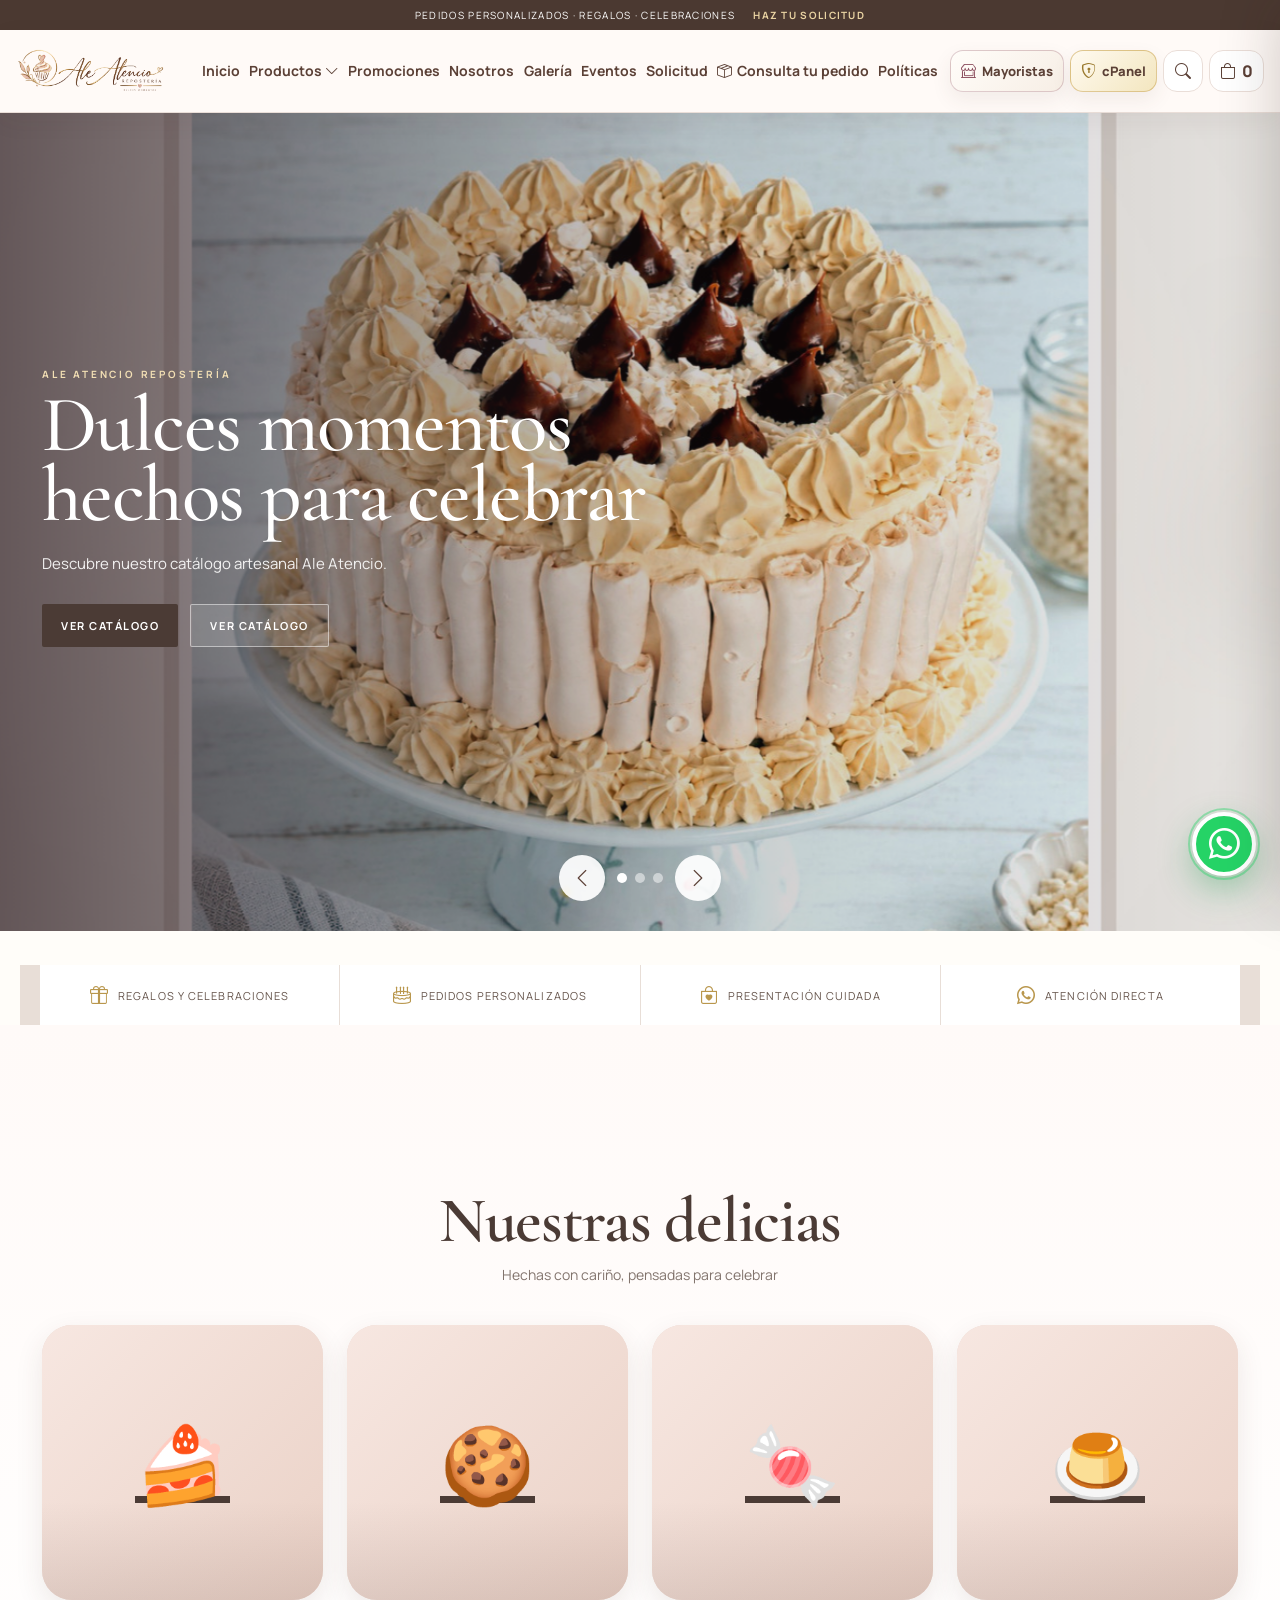
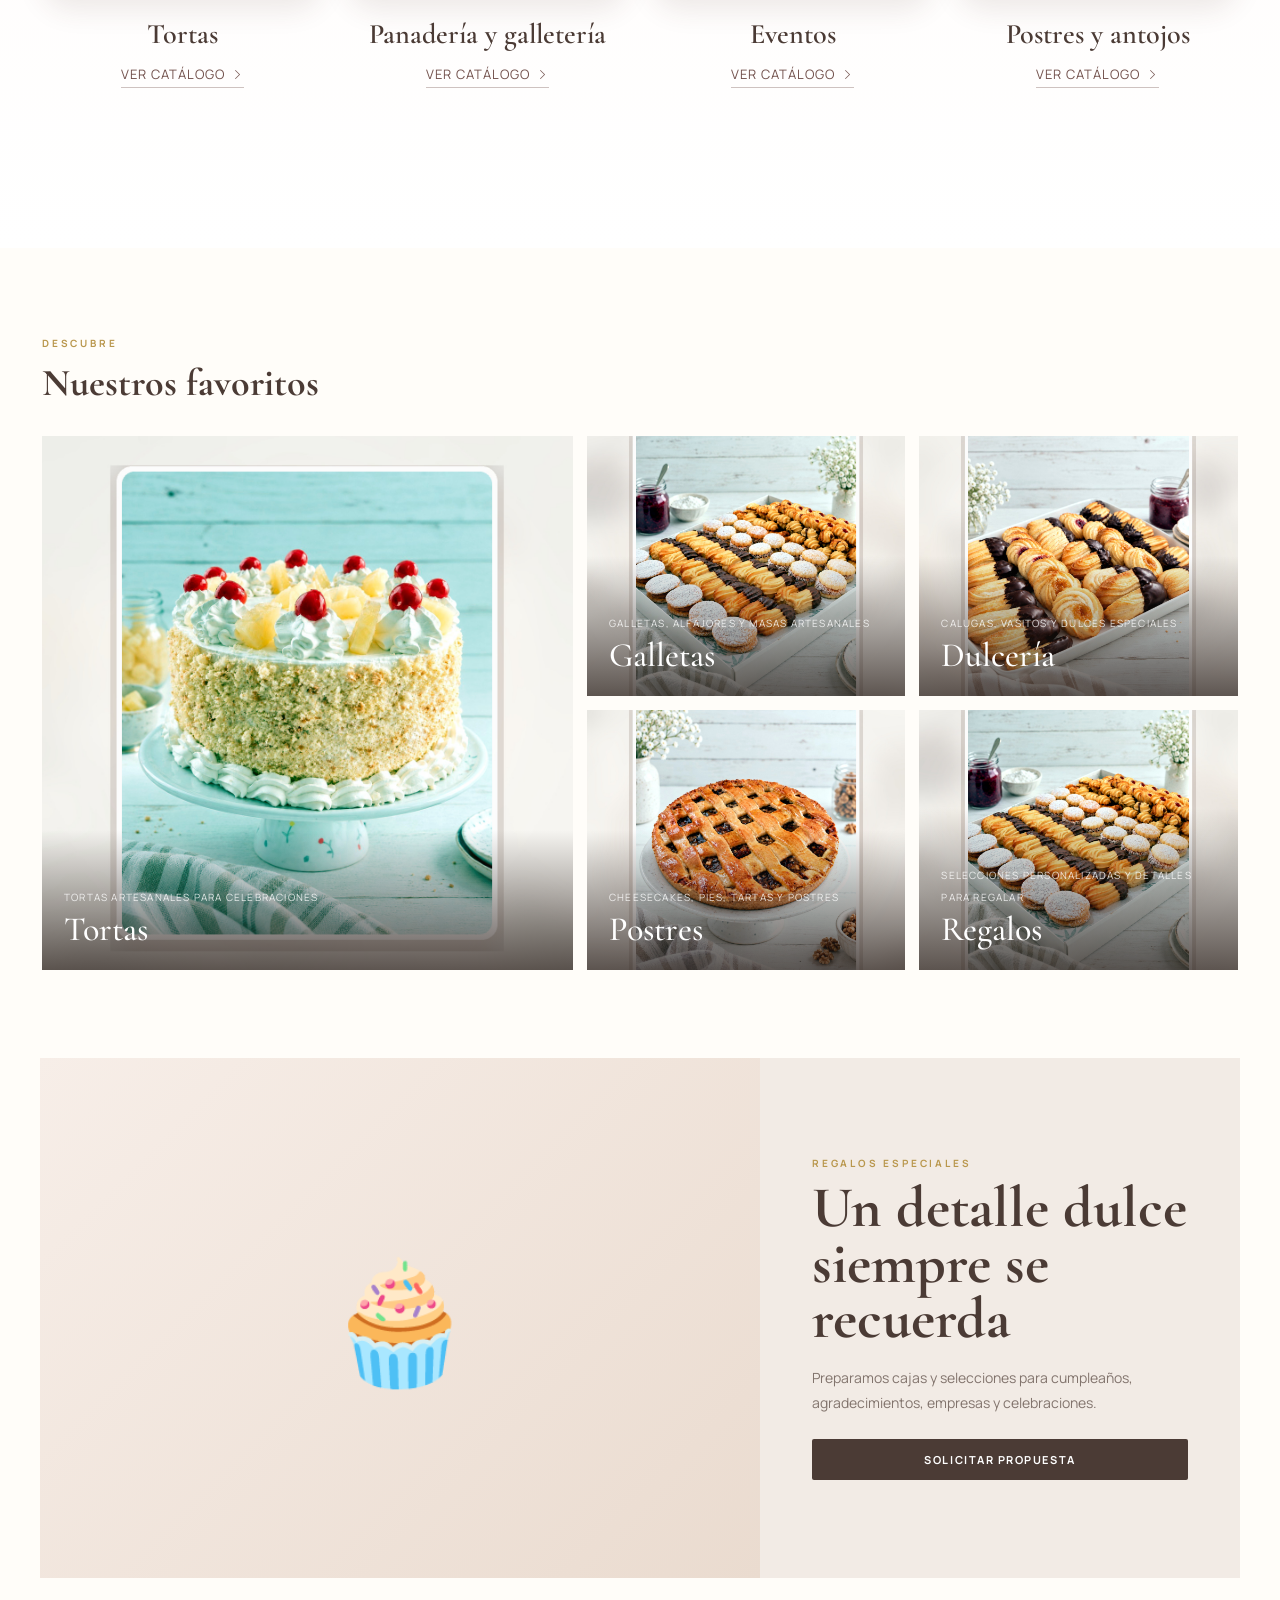
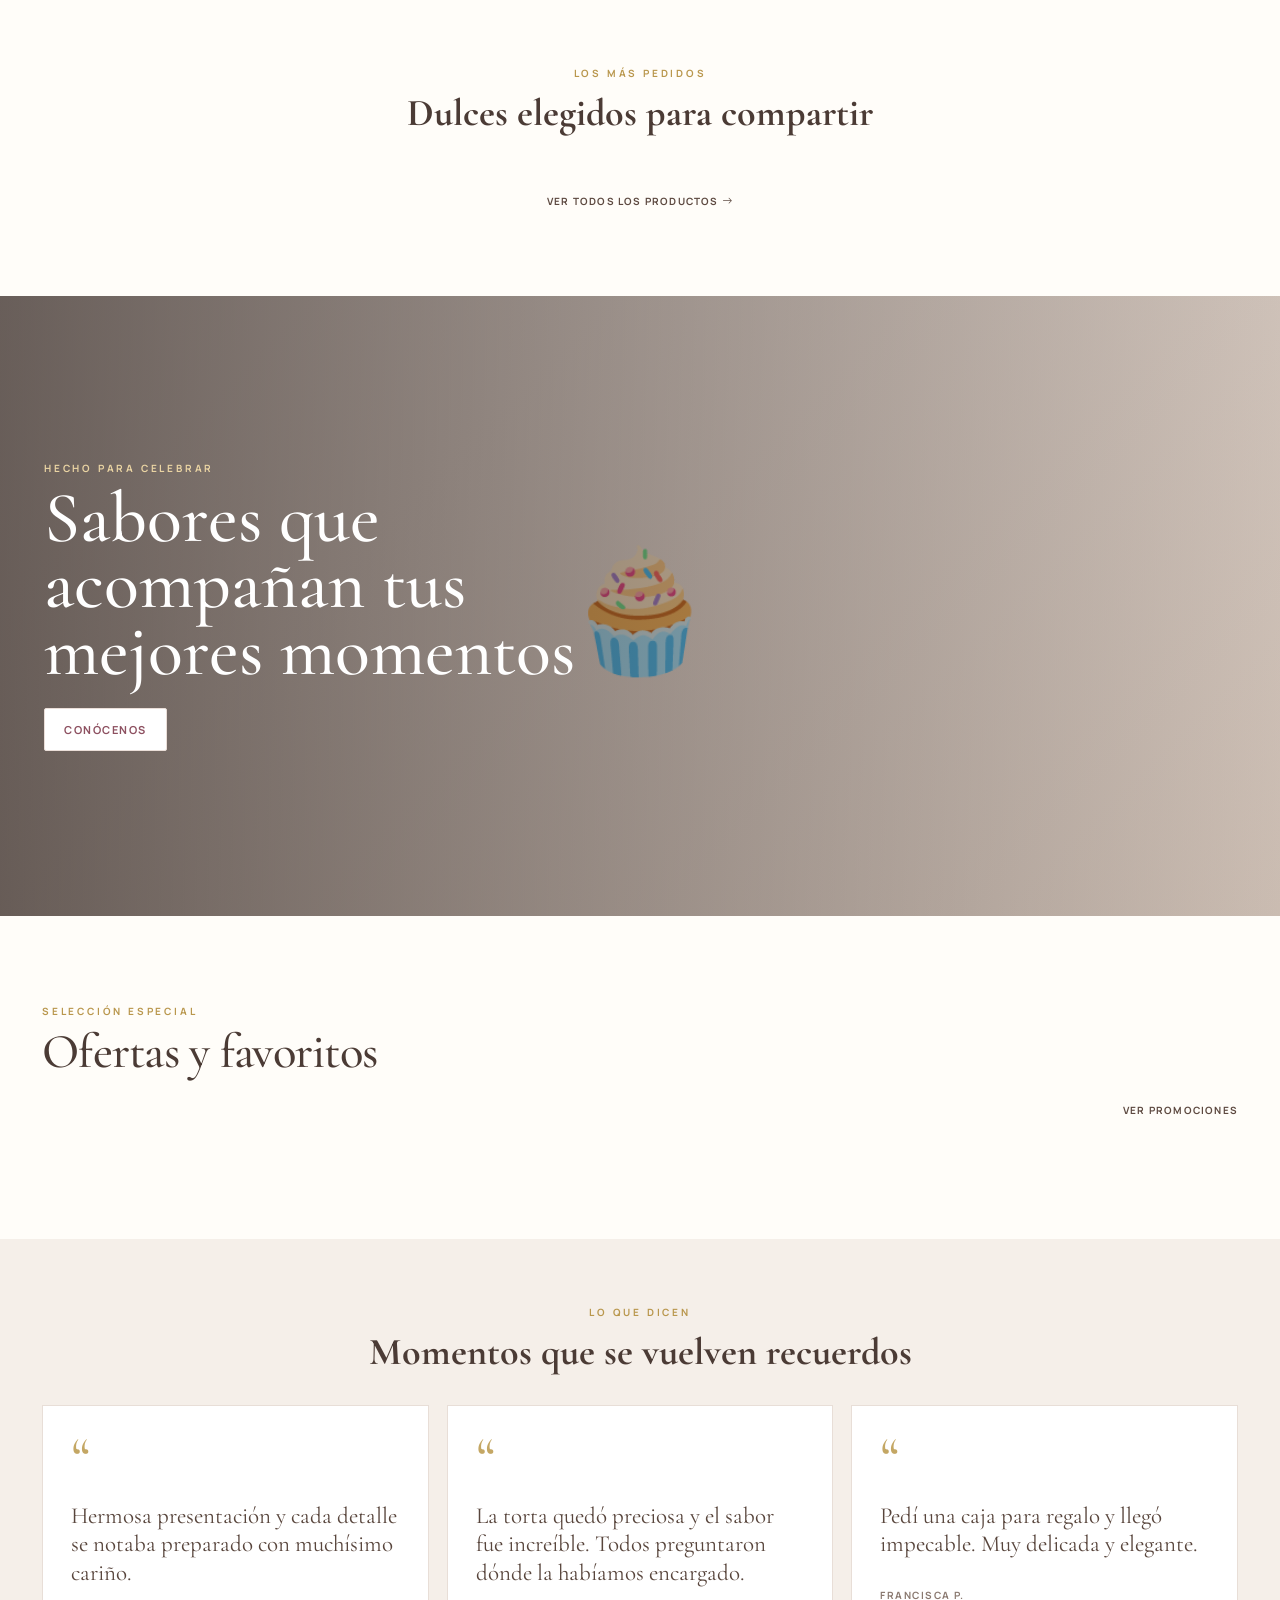
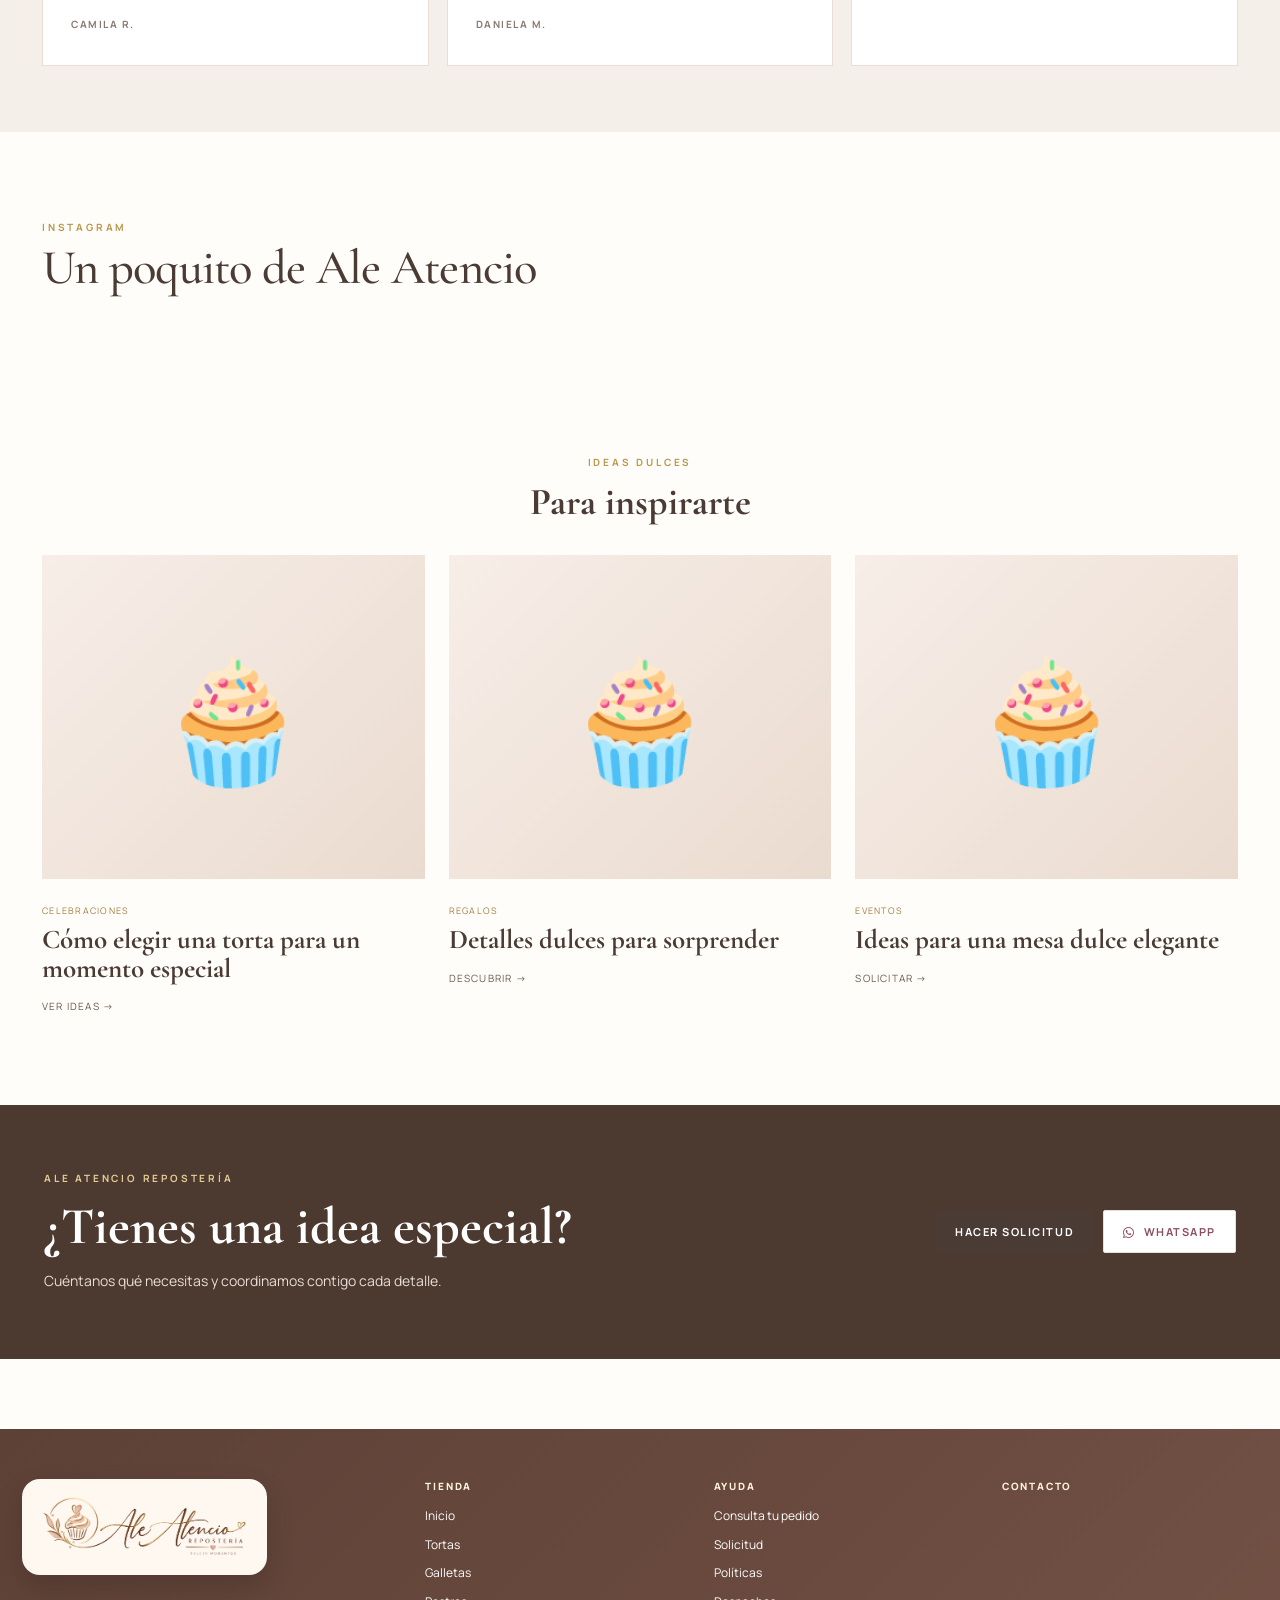
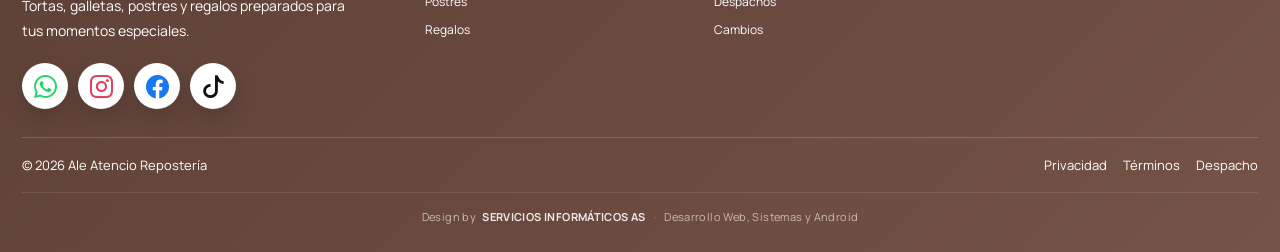
<file: index.html>
<!doctype html>
<html lang="es">
<head>
  <meta http-equiv="Cache-Control" content="no-cache, no-store, must-revalidate">
  <meta http-equiv="Pragma" content="no-cache">
  <meta http-equiv="Expires" content="0">
  <meta charset="utf-8">
  <meta name="viewport" content="width=device-width,initial-scale=1">
  <meta name="theme-color" content="#8d5060">
  <title>Ale Atencio | Repostería</title>
  <link rel="icon" type="image/png" href="favicon.png?v=20260922-r91860-image-frame"/>
  <meta name="description" content="Ale Atencio Repostería. Tortas, galletas, postres y regalos para cumpleaños, celebraciones y momentos especiales.">
  <link rel="canonical" href="https://aleatencioreposteria.cl/">
  <meta property="og:url" content="https://aleatencioreposteria.cl/">
  <link rel="preconnect" href="https://fonts.googleapis.com">
  <link rel="preconnect" href="https://fonts.gstatic.com" crossorigin>
  <link href="https://fonts.googleapis.com/css2?family=Cormorant+Garamond:ital,wght@0,400;0,500;0,600;0,700;1,500;1,600&family=Manrope:wght@400;500;600;700&display=swap" rel="stylesheet">
  <link rel="stylesheet" href="https://cdn.jsdelivr.net/npm/bootstrap-icons@1.13.1/font/bootstrap-icons.min.css">
  <link rel="preload" as="image" href="producto-001-torta-chocolate-ganache.jpg?v=20260922-r91860-image-frame" fetchpriority="high">
  <link rel="stylesheet" href="styles-r918136.css?v=20260925-r918136-toast-over-modal">
</head>
<body>
<div class="splash-screen" id="splashScreen" aria-live="polite">
  <div class="parchment-wrap">
    <div class="parchment-scroll">
      <div class="parchment-ornament ornament-top">❦</div>
      <img class="parchment-logo parchment-emblem-only" src="favicon.png" alt="Ale Atencio">
      <div class="parchment-welcome">Bienvenidos</div>
      <h1 class="parchment-title">Ale Atencio</h1>
      <div class="parchment-subtitle">Repostería</div>
      <p class="parchment-message">Dulces momentos creados especialmente para ti.</p>
      <div class="parchment-loader" aria-label="Cargando">
        <span></span>
      </div>
      <div class="parchment-ornament ornament-bottom">❦</div>
    </div>
  </div>
</div>
<div class="announcement-bar">
  <span>Pedidos personalizados · Regalos · Celebraciones</span>
  <a href="#solicitud">Haz tu solicitud</a>
</div>
<header class="site-header">
  <div class="header-inner">
    <a class="brand brand-single-logo" href="#inicio" aria-label="Ale Atencio Repostería">
      <img id="brandLogo" class="brand-wordmark-single" src="logo-ale-atencio.png" alt="Ale Atencio Repostería">
    </a>
    <button class="mobile-toggle" id="mobileToggle" aria-label="Abrir menú"><i class="bi bi-list"></i></button>
    <nav class="main-nav" id="mainNav">
      <a href="#inicio">Inicio</a>
      <div class="nav-group">
        <button class="nav-trigger">Productos <i class="bi bi-chevron-down"></i></button>
        <div class="nav-menu" id="categoryMenu"></div>
      </div>
      <a href="#ofertas">Promociones</a>
      <a href="#nosotros">Nosotros</a>
      <a href="#galeria">Galería</a>
      <a id="eventsHeaderLink" href="https://franciscoferraris.cl/">Eventos</a>
      <a href="#solicitud">Solicitud</a>
      <a href="#seguimiento"><i class="bi bi-box-seam"></i> Consulta tu pedido</a>
      <a href="#politicas">Políticas</a>
    </nav>
    <div class="header-actions">
      <a class="cpanel-access wholesale-access" href="mayoristas.html" aria-label="Compras para mayoristas" title="Compras para mayoristas">
        <i class="bi bi-shop-window"></i><span>Mayoristas</span>
      </a>
      <a class="cpanel-access" href="cpanel.html" aria-label="Acceder al cPanel" title="Acceder al cPanel">
        <i class="bi bi-shield-lock"></i><span>cPanel</span>
      </a>
      <button class="round-button" id="searchBtn" aria-label="Buscar"><i class="bi bi-search"></i></button>
      <button class="cart-button" id="cartBtn"><i class="bi bi-bag"></i><span id="cartCount">0</span></button>
    </div>
  </div>
</header>

<main id="app"></main>

<aside class="cart-drawer" id="cartDrawer">
  <div class="drawer-head">
    <div><small>Tu selección</small><h3>Carrito</h3></div>
    <button id="closeCart" aria-label="Cerrar"><i class="bi bi-x-lg"></i></button>
  </div>
  <div class="cart-items" id="cartItems"></div>
  <div class="cart-summary">
    <div><span>Subtotal</span><strong id="cartSubtotal">$0</strong></div>
    <div><span>Despacho</span><strong id="cartDelivery">Por confirmar</strong></div>
    <div class="grand-total"><span>Total</span><strong id="cartTotal">$0</strong></div>
    <button class="btn btn-primary btn-block" id="checkoutBtn">Finalizar pedido</button>
    <button class="btn btn-transbank btn-block hidden" id="transbankCartBtn" type="button"><i class="bi bi-credit-card-2-front"></i> <span id="transbankCartLabel">Pagar con Transbank</span></button>
    <small class="payment-cart-note hidden" id="transbankCartNote">El pedido se registra primero; luego Transbank genera una transacción segura y única en pesos chilenos (CLP) por ese monto.</small>
    <button class="btn btn-light btn-block" id="clearCart">Vaciar carrito</button>
  </div>
</aside>
<div class="screen-overlay" id="overlay"></div>

<div class="modal" id="searchModal">
  <div class="modal-card">
    <button class="modal-close" data-close-modal><i class="bi bi-x-lg"></i></button>
    <span class="eyebrow">Buscar</span>
    <h2>¿Qué se te antoja?</h2>
    <div class="search-row">
      <input id="searchInput" placeholder="Tortas, galletas, postres...">
      <button class="btn btn-primary" id="searchAction">Buscar</button>
    </div>
    <div id="searchResults" class="search-results"></div>
  </div>
</div>

<div class="modal product-detail-modal" id="productDetailModal" aria-hidden="true">
  <div class="modal-card product-detail-card">
    <button class="modal-close" data-close-modal aria-label="Cerrar"><i class="bi bi-x-lg"></i></button>
    <div id="productDetailContent"></div>
  </div>
</div>

<div class="modal" id="checkoutModal">
  <div class="modal-card checkout-card">
    <button class="modal-close" data-close-modal><i class="bi bi-x-lg"></i></button>
    <span class="eyebrow">Pedido</span>
    <h2>Datos para coordinar</h2>
    <div class="form-grid">
      <input id="coName" placeholder="Nombre completo" autocomplete="name" required>
      <div class="checkout-rut-field">
        <input id="coRut" placeholder="RUT (ej: 12.345.678-5)" inputmode="text" autocomplete="off" required>
        <small id="coRutLookupState" class="checkout-rut-lookup-state">Ingresa tu RUT para recuperar tus datos si ya eres cliente.</small>
      </div>
      <input id="coPhone" placeholder="WhatsApp" inputmode="tel" autocomplete="tel" required>
      <input id="coEmail" type="email" placeholder="Correo" autocomplete="email">
      <select id="coMethod">
        <option value="Retiro">Retiro coordinado</option>
        <option value="Despacho">Despacho</option>
      </select>
      <input id="coAddress" placeholder="Dirección" autocomplete="street-address">
      <input id="coCommune" placeholder="Comuna" autocomplete="address-level2">
      <textarea id="coNotes" class="span-2" placeholder="Observaciones del pedido"></textarea>
    </div>
    <div class="checkout-payment-intent hidden" id="checkoutPaymentIntent"><i class="bi bi-credit-card-2-front"></i><span>Después de registrar el pedido continuarás a Transbank. El cobro se procesa en pesos chilenos (CLP).</span></div>
    <button class="btn btn-primary btn-block" id="submitOrderBtn">Enviar pedido</button>
    <section class="order-success-panel hidden" id="orderSuccessPanel" aria-live="polite">
      <div class="order-success-icon"><i class="bi bi-check-circle-fill"></i></div>
      <div>
        <span class="eyebrow">Pedido registrado</span>
        <h3>Respaldo de tu pedido</h3>
        <p>Tu número de pedido es <strong id="orderSuccessNumber"></strong>.</p>
        <a class="btn btn-light" id="orderSuccessPdf" href="#" target="_blank" rel="noopener" hidden><i class="bi bi-file-earmark-pdf"></i> Abrir / descargar respaldo PDF</a>
        <button class="btn btn-light" id="orderSuccessPdfGenerate" type="button" hidden><i class="bi bi-file-earmark-pdf"></i> Generar PDF</button>
        <a class="btn btn-light" id="orderSuccessTracking" href="#seguimiento" hidden><i class="bi bi-box-seam"></i> Seguir mi pedido</a>
        <button class="btn btn-transbank" id="orderSuccessTransbank" type="button" hidden><i class="bi bi-credit-card-2-front"></i> Reintentar pago Transbank</button>
        <p class="order-success-pending" id="orderSuccessPdfPending" hidden>El pedido quedó guardado. El PDF podrá regenerarse desde el cPanel si el servidor no logró crearlo en este momento.</p>
      </div>
      <button class="btn btn-primary" id="orderSuccessClose" type="button">Cerrar</button>
    </section>
  </div>
</div>

<a class="whatsapp-float" id="whatsappFloat" href="#" aria-label="Contactar por WhatsApp" title="WhatsApp">
  <span class="whatsapp-pulse" aria-hidden="true"></span><i class="bi bi-whatsapp"></i>
</a>

<script src="config.js?v=20260922-r91893-wholesale-table-client-fix"></script>
<script src="api.js?v=20260922-r91893-wholesale-table-client-fix"></script>
<script src="app-r918135.js?v=20260925-r918135-stock-detail"></script>
</body>
</html>
</file>
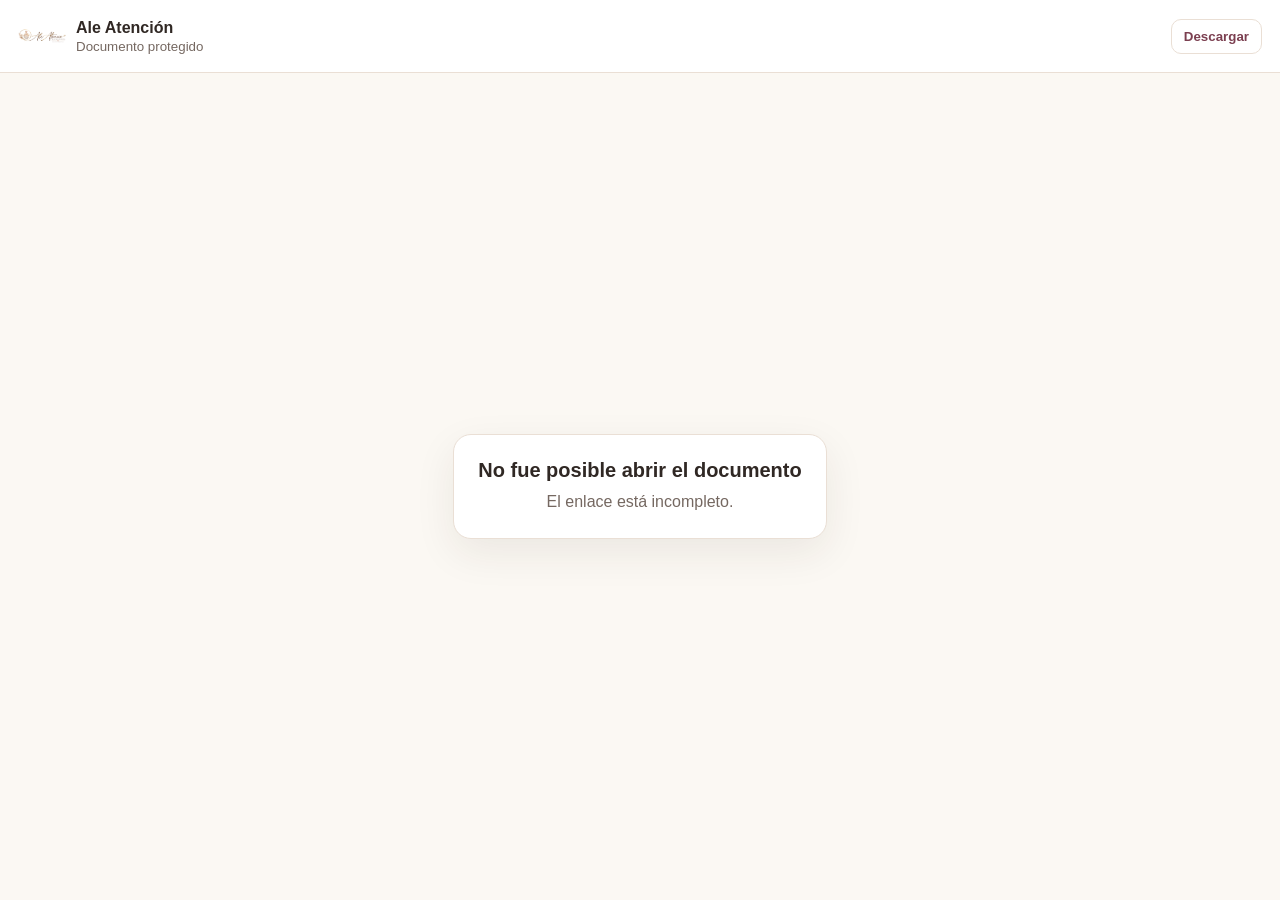
<file: documentos.html>
<!doctype html>
<html lang="es">
<head>
<meta charset="utf-8">
<meta name="viewport" content="width=device-width,initial-scale=1">
<meta name="robots" content="noindex,nofollow,noarchive">
<title>Ale Atención · Documento</title>
<link rel="icon" href="favicon.png">
<style>
:root{--wine:#7b3f50;--gold:#b28c48;--ink:#302824;--paper:#fbf8f3;--line:#eadfd5}
*{box-sizing:border-box}html,body{margin:0;height:100%;font-family:Arial,Helvetica,sans-serif;background:var(--paper);color:var(--ink)}
.shell{height:100%;display:grid;grid-template-rows:auto 1fr}.head{display:flex;align-items:center;justify-content:space-between;gap:16px;padding:12px 18px;background:#fff;border-bottom:1px solid var(--line);box-shadow:0 4px 18px rgba(53,36,31,.06)}
.brand{display:flex;align-items:center;gap:10px}.brand img{width:48px;height:48px;object-fit:contain}.brand strong{display:block;font-size:16px}.brand small{display:block;color:#756861;margin-top:2px}.actions{display:flex;gap:8px}.actions button{border:1px solid var(--line);background:#fff;border-radius:10px;padding:9px 12px;font-weight:700;color:var(--wine);cursor:pointer}.viewer{min-height:0;position:relative}.viewer iframe{width:100%;height:100%;border:0;background:#777}.viewer img{display:block;max-width:calc(100% - 32px);max-height:calc(100% - 32px);margin:16px auto;object-fit:contain}.state{position:absolute;inset:0;display:grid;place-items:center;padding:24px;text-align:center;background:var(--paper)}.state>div{max-width:560px;background:#fff;border:1px solid var(--line);border-radius:18px;padding:24px;box-shadow:0 14px 40px rgba(53,36,31,.08)}.state h1{margin:0 0 8px;font-size:20px}.state p{margin:0;color:#756861;line-height:1.5}.hidden{display:none!important}
@media(max-width:560px){.head{padding:9px 10px}.brand img{width:40px;height:40px}.brand strong{font-size:14px}.brand small{font-size:11px}.actions button{padding:8px 9px;font-size:12px}}
</style>
</head>
<body>
<div class="shell">
  <header class="head">
    <div class="brand"><img src="logo-ale-atencio.png" alt="Ale Atención"><div><strong>Ale Atención</strong><small>Documento protegido</small></div></div>
    <div class="actions"><button id="downloadBtn" type="button" disabled>Descargar</button></div>
  </header>
  <main class="viewer" id="viewer">
    <div class="state" id="state"><div><h1>Cargando documento…</h1><p>Validando el enlace seguro.</p></div></div>
  </main>
</div>
<script src="config.js"></script>
<script>
(async()=>{
  const p=new URLSearchParams(location.search),tipo=(p.get('tipo')||'').trim(),id=(p.get('id')||'').trim(),t=(p.get('t')||'').trim();
  const state=document.getElementById('state'),viewer=document.getElementById('viewer'),download=document.getElementById('downloadBtn');
  const fail=(msg)=>{state.innerHTML=`<div><h1>No fue posible abrir el documento</h1><p>${String(msg||'Enlace no válido.')}</p></div>`;state.classList.remove('hidden')};
  if(!tipo||!id||!t)return fail('El enlace está incompleto.');
  const api=String(window.ALE_ATENCIO_CONFIG?.API_URL||'').replace(/\/$/,'');if(!api)return fail('Servicio no configurado.');
  try{
    const u=new URL(api);u.searchParams.set('document_proxy','1');u.searchParams.set('tipo',tipo);u.searchParams.set('id',id);u.searchParams.set('t',t);
    const r=await fetch(u.toString(),{method:'GET',cache:'no-store',credentials:'omit'});if(!r.ok)throw new Error((await r.text().catch(()=>''))||`HTTP ${r.status}`);
    const blob=await r.blob(),obj=URL.createObjectURL(blob),cd=r.headers.get('content-disposition')||'',m=cd.match(/filename="?([^";]+)"?/i),filename=m?.[1]||`documento-${id}`;
    state.classList.add('hidden');
    if((blob.type||'').startsWith('image/')){const img=document.createElement('img');img.src=obj;img.alt=filename;viewer.appendChild(img)}else{const frame=document.createElement('iframe');frame.src=obj;frame.title=filename;viewer.appendChild(frame)}
    download.disabled=false;download.onclick=()=>{const a=document.createElement('a');a.href=obj;a.download=filename;document.body.appendChild(a);a.click();a.remove()};
    document.title=`Ale Atención · ${filename}`;
    addEventListener('beforeunload',()=>URL.revokeObjectURL(obj),{once:true});
  }catch(err){fail(err?.message||err)}
})();
</script>
</body>
</html>
</file>
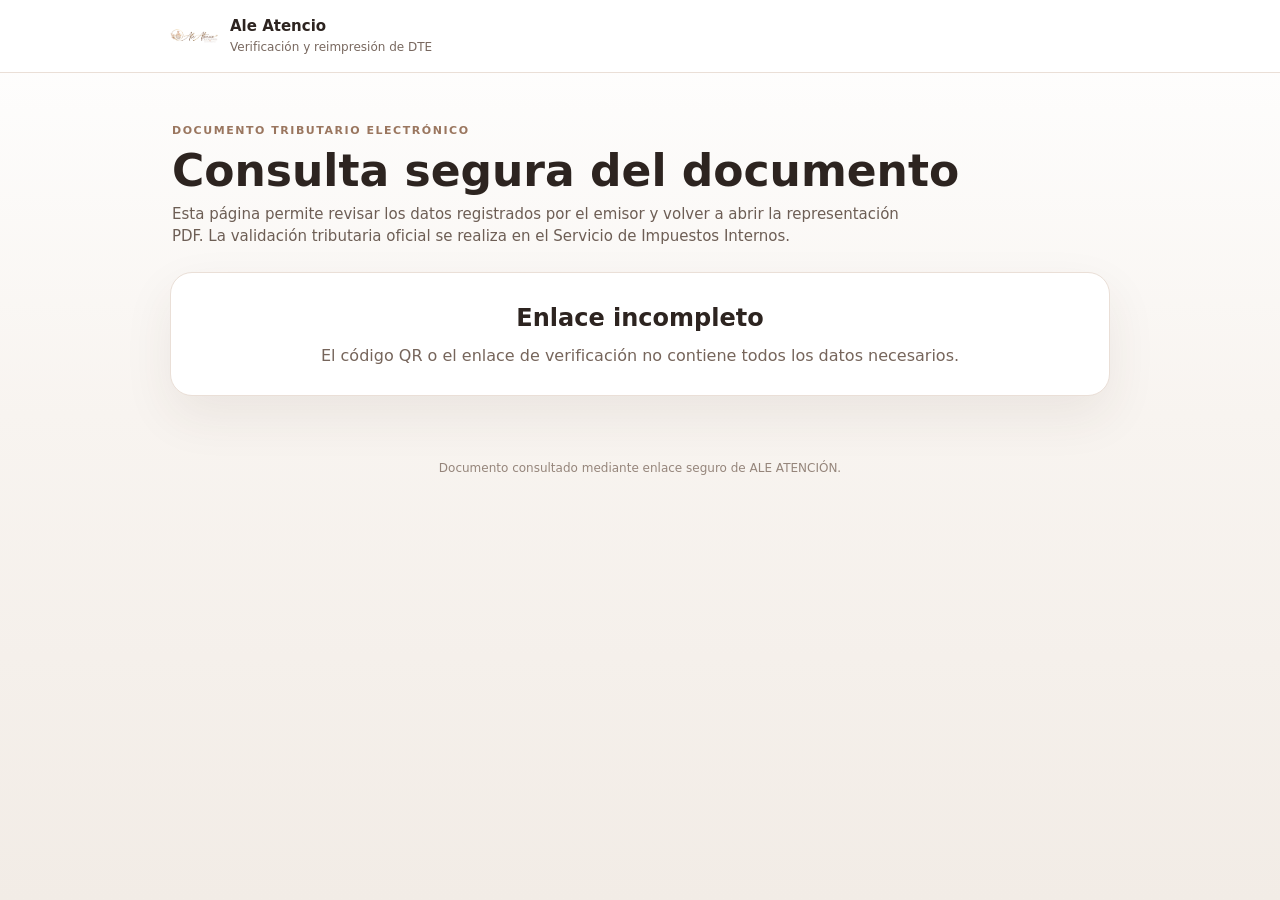
<file: dte.html>
<!doctype html>
<html lang="es-CL">
<head>
  <meta charset="utf-8">
  <meta name="viewport" content="width=device-width,initial-scale=1,viewport-fit=cover">
  <meta name="robots" content="noindex,nofollow,noarchive">
  <meta name="referrer" content="no-referrer">
  <title>Ale Atencio · Verificación DTE</title>
  <link rel="icon" href="favicon.png">
  <link rel="stylesheet" href="dte.css?v=20260923-r918110">
</head>
<body>
  <header class="topbar">
    <div class="topbar-inner">
      <img src="logo-ale-atencio.png" alt="Ale Atencio" class="brand-logo" id="brandLogo">
      <div><strong id="brandName">Ale Atencio</strong><span>Verificación y reimpresión de DTE</span></div>
    </div>
  </header>

  <main class="shell">
    <section class="hero">
      <span class="eyebrow">Documento Tributario Electrónico</span>
      <h1>Consulta segura del documento</h1>
      <p>Esta página permite revisar los datos registrados por el emisor y volver a abrir la representación PDF. La validación tributaria oficial se realiza en el Servicio de Impuestos Internos.</p>
    </section>

    <section class="card loading-card" id="dteCard" aria-live="polite">
      <div class="spinner" aria-hidden="true"></div>
      <strong>Verificando documento…</strong>
      <span>Consultando el registro tributario.</span>
    </section>
  </main>

  <footer>Documento consultado mediante enlace seguro de ALE ATENCIÓN.</footer>
  <script src="config.js?v=20260923-r918110"></script>
  <script src="sii-api.js?v=20260923-r918110"></script>
  <script src="dte.js?v=20260923-r918110"></script>
</body>
</html>
</file>
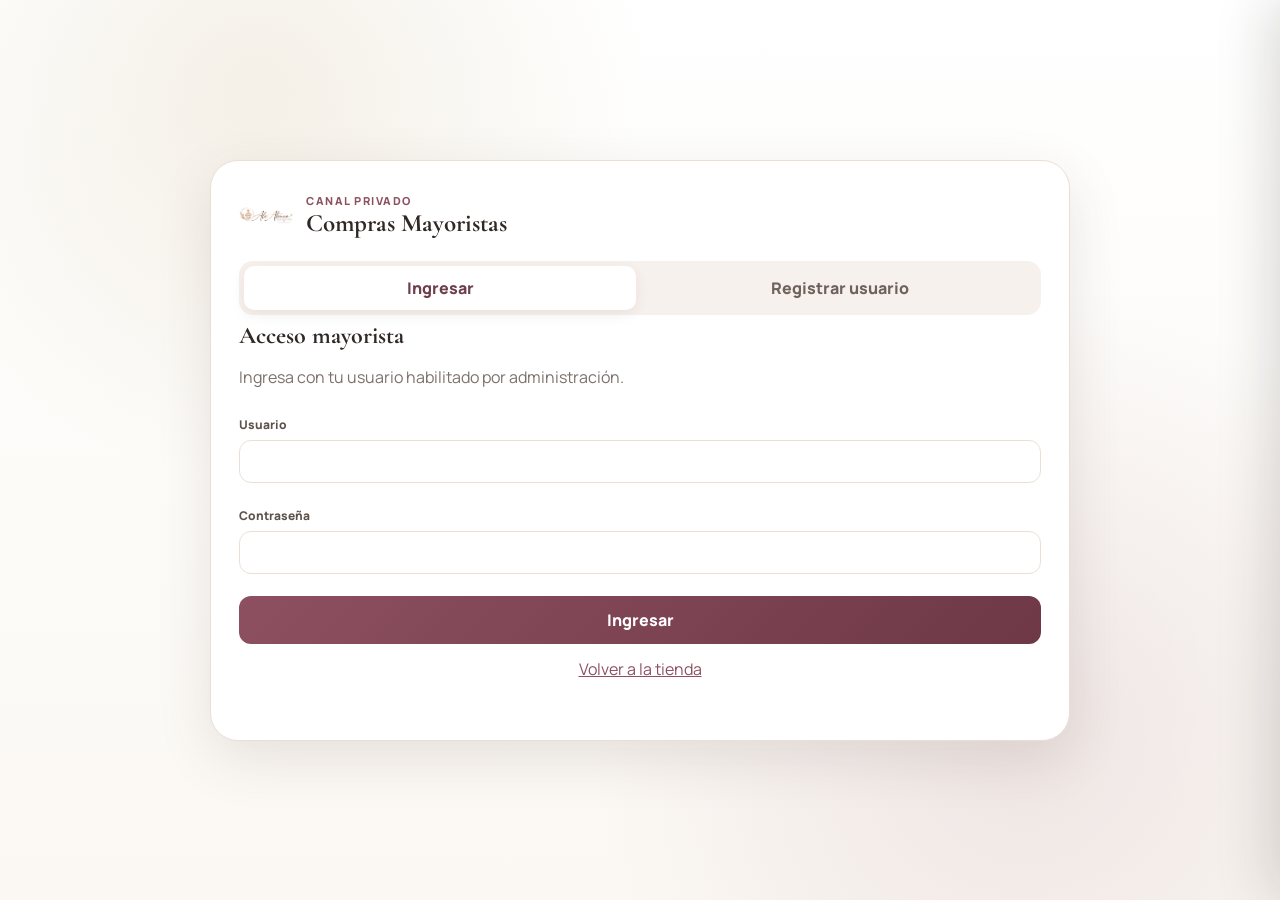
<file: mayoristas.html>
<!doctype html>
<html lang="es">
<head>
  <meta http-equiv="Cache-Control" content="no-cache, no-store, must-revalidate">
  <meta http-equiv="Pragma" content="no-cache">
  <meta http-equiv="Expires" content="0">
  <meta charset="utf-8">
  <meta name="viewport" content="width=device-width,initial-scale=1">
  <meta name="theme-color" content="#8d5060">
  <title>Ale Atencio | Compras Mayoristas</title>
  <link rel="icon" type="image/png" href="logo-ale-atencio.png">
  <link rel="preconnect" href="https://fonts.googleapis.com">
  <link rel="preconnect" href="https://fonts.gstatic.com" crossorigin>
  <link href="https://fonts.googleapis.com/css2?family=Cormorant+Garamond:wght@500;600;700&family=Manrope:wght@400;500;600;700&display=swap" rel="stylesheet">
  <link rel="stylesheet" href="https://cdn.jsdelivr.net/npm/bootstrap-icons@1.13.1/font/bootstrap-icons.min.css">
  <link rel="stylesheet" href="mayoristas-r918137.css?v=20260925-r918137-facturacion-mayorista">
</head>
<body>
<div id="toast" class="toast"></div>

<section class="auth-shell" id="authShell">
  <div class="auth-card auth-card-wide">
    <a class="brand" href="index.html"><img src="logo-ale-atencio.png" alt="Ale Atencio"><div><span>Canal privado</span><strong>Compras Mayoristas</strong></div></a>
    <div class="auth-tabs" role="tablist">
      <button class="active" type="button" data-auth-tab="login">Ingresar</button>
      <button type="button" data-auth-tab="register">Registrar usuario</button>
    </div>
    <form id="whLoginForm" class="auth-pane active" data-pane="login">
      <h1>Acceso mayorista</h1>
      <p>Ingresa con tu usuario habilitado por administración.</p>
      <label>Usuario<input id="whUser" autocomplete="username" required></label>
      <label>Contraseña<input id="whPassword" type="password" autocomplete="current-password" required></label>
      <button type="submit" class="async-btn"><span>Ingresar</span></button>
      <a href="index.html">Volver a la tienda</a>
      <div class="status" id="loginStatus"></div>
    </form>
    <form id="whRegisterForm" class="auth-pane" data-pane="register">
      <h1>Solicitud de acceso Mayorista</h1>
      <p>Completa tus datos. El administrador revisará la solicitud, asignará tu lista de precios y activará el acceso.</p>
      <div class="register-grid">
        <label>RUT empresa<input id="regRut" placeholder="12.345.678-5" required></label>
        <label>Razón social<input id="regBusiness" required></label>
        <label>Giro<input id="regBusinessActivity"></label>
        <label>Nombre de contacto<input id="regContact" required></label>
        <label>Teléfono<input id="regPhone" required></label>
        <label>Correo<input id="regEmail" type="email" required></label>
        <label class="span-2">Dirección<input id="regAddress"></label>
        <label>Comuna<input id="regCommune"></label>
        <label>Usuario deseado<input id="regUser" autocomplete="username" required></label>
        <label>Contraseña<input id="regPassword" type="password" minlength="8" autocomplete="new-password" required></label>
        <label>Repetir contraseña<input id="regPassword2" type="password" minlength="8" autocomplete="new-password" required></label>
        <label class="span-2">Observaciones<textarea id="regNotes" rows="3" placeholder="Información adicional para administración"></textarea></label>
      </div>
      <div class="access-note"><i class="bi bi-hourglass-split"></i><span>El registro queda PENDIENTE. No podrás ingresar hasta que administración lo apruebe y asigne una lista activa.</span></div>
      <button type="submit" class="async-btn"><span>Enviar solicitud</span></button>
      <div class="status" id="registerStatus"></div>
    </form>
  </div>
</section>

<section class="portal hidden" id="portal">
  <header class="portal-head">
    <a class="brand" href="index.html"><img src="logo-ale-atencio.png" alt="Ale Atencio"><div><span>Portal mayorista</span><strong id="whWelcome">Mayorista</strong></div></a>
    <div class="head-actions">
      <span class="list-badge" id="whListBadge">Lista autorizada</span>
      <span class="wholesale-tier-badge tier-general" id="whTierBadge" title="Mayorista General"><svg class="wholesale-crown-icon" viewBox="0 0 64 48" aria-hidden="true"><path class="crown-main" d="M9 36 14 17l13 11 5-16 5 16 13-11 5 19H9Z"/><path class="crown-base" d="M12 36h40v7H12z"/><circle class="crown-tip" cx="14" cy="16" r="2.5"/><circle class="crown-tip" cx="32" cy="11" r="2.5"/><circle class="crown-tip" cx="50" cy="16" r="2.5"/></svg><span>Mayorista General</span></span>
      <button id="whCreditHeader" class="credit-head-badge hidden" type="button" title="Ver línea de crédito"><i class="bi bi-wallet2"></i><span><small>Saldo</small><strong id="whCreditHeaderAmount">$0</strong></span></button>
      <div class="wh-notification-wrap">
        <button id="whBell" class="icon-action" title="Notificaciones" aria-label="Notificaciones"><i class="bi bi-bell"></i><span class="notification-count hidden" id="whBellCount">0</span></button>
        <aside class="notification-popover hidden" id="whBellPanel" aria-label="Centro de notificaciones Mayorista">
          <div class="notification-popover-head">
            <div><span class="notification-eyebrow">Actividad</span><h3>Centro de notificaciones</h3></div>
            <button class="notification-close" id="whCloseNotifications" type="button" aria-label="Cerrar"><i class="bi bi-x-lg"></i></button>
          </div>
          <div class="notification-tools">
            <button class="notification-tool" id="whMarkAll" type="button"><i class="bi bi-check2-all"></i><span>Marcar todas</span></button>
          </div>
          <div id="whBellList" class="notification-popover-list"></div>
        </aside>
      </div>
      <button id="whRefresh" class="icon-action async-btn" title="Actualizar"><i class="bi bi-arrow-clockwise"></i></button>
      <button id="whCartBtn" class="icon-action"><i class="bi bi-bag"></i><span id="whCartCount">0</span></button>
      <button id="whLogout" class="icon-action" title="Salir" aria-label="Cerrar sesión"><i class="bi bi-box-arrow-right"></i></button>
      <img id="whHeaderAvatar" class="wh-header-avatar" src="favicon.png" alt="Perfil">
    </div>
  </header>

  <div class="portal-layout">
    <aside class="portal-nav">
      <button class="active" data-view="catalog"><i class="bi bi-grid"></i>Catálogo</button>
      <button data-view="orders"><i class="bi bi-receipt"></i>Mis pedidos</button>
      <button data-view="credit" class="hidden" id="whCreditNav"><i class="bi bi-wallet2"></i>Créditos</button>
      <button data-view="billing"><i class="bi bi-receipt-cutoff"></i>Facturación</button>
      <button data-view="documents"><i class="bi bi-file-earmark-text"></i>Documentos</button>
      <button data-view="profile"><i class="bi bi-person-circle"></i>Mi cuenta</button>
    </aside>
    <main class="portal-main">
      <section class="portal-view active" id="wh-view-catalog">
        <div class="hero"><div><span>Lista privada de precios</span><h1>Catálogo mayorista</h1><p>Los valores mostrados corresponden únicamente a la lista asignada a tu empresa.</p></div></div>
        <div class="filter-bar catalog-filter-bar">
          <label><span>Buscar</span><input id="whSearch" placeholder="Producto, descripción..."></label>
          <label><span>Categoría</span><select id="whCategory"><option value="">Todas</option></select></label>
          <label><span>Desde</span><input id="whCatalogFrom" type="date"></label>
          <label><span>Hasta</span><input id="whCatalogTo" type="date"></label>
          <button id="whCatalogToday" class="filter-btn" type="button">Hoy</button>
          <button id="whCatalogClear" class="filter-btn" type="button">Limpiar</button>
        </div>
        <div class="kpis"><article><span>Pedidos</span><strong id="kOrders">0</strong></article><article><span>Total comprado</span><strong id="kTotal">$0</strong></article><article><span>Pagados</span><strong id="kPaid">0</strong></article><article><span>Pendientes</span><strong id="kPending">0</strong></article></div>
        <div class="products" id="whProducts"></div>
      </section>

      <section class="portal-view" id="wh-view-orders">
        <div class="section-head"><div><span>Historial</span><h2>Mis pedidos</h2><p>Consulta, descarga PDF y revisa la trazabilidad de cada pedido.</p></div></div>
        <div class="filter-bar order-filter-bar">
          <label><span>Buscar</span><input id="whOrderSearch" placeholder="N.º pedido, estado..."></label>
          <label><span>Estado</span><select id="whOrderStatus"><option value="">Todos</option></select></label>
          <label><span>Pago</span><select id="whOrderPaymentStatus"><option value="">Todos</option></select></label>
          <label><span>Desde</span><input id="whOrderFrom" type="date"></label>
          <label><span>Hasta</span><input id="whOrderTo" type="date"></label>
          <button id="whOrdersToday" class="filter-btn" type="button">Hoy</button>
          <button id="whOrdersClear" class="filter-btn" type="button">Limpiar</button>
        </div>
        <div class="table-wrap" id="whOrders"></div>
      </section>

      <section class="portal-view" id="wh-view-credit">
        <div class="section-head"><div><span>Financiamiento</span><h2>Mi línea de crédito</h2><p>Consulta tu límite, saldo disponible, deuda utilizada, plazo por compra, recargo y estado de mora.</p></div></div>
        <div class="credit-overview" id="whCreditOverview">
          <article><span>Límite de crédito</span><strong id="whCreditLimit">$0</strong></article>
          <article><span>Saldo disponible</span><strong id="whCreditAvailable">$0</strong></article>
          <article><span>Crédito utilizado</span><strong id="whCreditUsed">$0</strong></article>
          <article><span>Fecha de asignación</span><strong id="whCreditAssigned">—</strong></article>
          <article><span>Próximo vencimiento</span><strong id="whCreditDue">—</strong></article>
          <article><span>Plazo por compra</span><strong id="whCreditTerm">30 días</strong></article>
          <article><span>Recargo por uso</span><strong id="whCreditSurcharge">0%</strong></article>
        </div>
        <div class="credit-status-card" id="whCreditStatusCard"><i class="bi bi-info-circle"></i><div><strong id="whCreditStatusTitle">Sin línea asignada</strong><p id="whCreditStatusText">Administración debe asignar una línea de crédito para habilitar compras con este medio de pago.</p></div></div>
        <div class="credit-rating-portal" id="whCreditRatingCard"><div><span>Historial crediticio</span><strong id="whCreditRatingStars">☆☆☆☆☆</strong></div><div><span>Evaluación</span><strong id="whCreditRatingLevel">Sin historial</strong></div><div><span>Puntualidad</span><strong id="whCreditRatingPunctuality">—</strong></div><div><span>Límite recomendado</span><strong id="whCreditRatingRecommended">—</strong></div><p id="whCreditRatingNote">El historial se construye con tus pagos de crédito.</p></div>
        <div class="section-head"><div><span>Trazabilidad</span><h3>Movimientos de crédito</h3></div></div>
        <div class="table-wrap" id="whCreditMovements"></div>
      </section>

      <section class="portal-view" id="wh-view-billing">
        <div class="section-head billing-head"><div><span>Tributario y cobranza</span><h2>Facturación</h2><p>Consulta tus documentos tributarios, descarga tu cartola mensual y paga tu línea de crédito.</p></div></div>
        <div class="billing-toolbar">
          <label><span>Mes</span><input id="whBillingMonth" type="month"></label>
          <label><span>Tipo de documento</span><select id="whBillingType"><option value="">Todos</option><option value="33">Factura electrónica</option><option value="34">Factura exenta</option><option value="39">Boleta electrónica</option><option value="41">Boleta exenta</option><option value="56">Nota de débito</option><option value="61">Nota de crédito</option></select></label>
          <button class="billing-statement-btn async-btn" id="whBillingStatement" type="button"><i class="bi bi-file-earmark-pdf"></i><span>Descargar cartola del mes</span></button>
        </div>

        <div class="billing-credit-pay hidden" id="whBillingCreditPay">
          <div class="billing-credit-title"><div><span>Línea de crédito</span><h3>Pagar deuda</h3><p>Elige transferencia o Transbank. El recargo del 3% se aplica únicamente al pago de la línea mediante Transbank.</p></div><div class="billing-debt"><small>Deuda actual</small><strong id="whBillingCreditDebt">$0</strong></div></div>
          <div class="billing-credit-form">
            <label>Monto a abonar<input id="whCreditPayAmount" type="number" inputmode="numeric" min="1" step="1" placeholder="0"></label>
            <label>Medio de pago<select id="whCreditPayMethod"><option value="TRANSFERENCIA">Transferencia</option><option value="TRANSBANK">Transbank</option></select></label>
            <label class="span-2">Referencia / observación<input id="whCreditPayRef" maxlength="500" placeholder="Ej: pago factura, abono línea de crédito..."></label>
            <label class="span-2 billing-proof-field" id="whCreditPayProofWrap">Comprobante de transferencia<input id="whCreditPayProof" type="file" accept="application/pdf,image/jpeg,image/png,image/webp"><small>PDF, JPG, PNG o WEBP. Quedará pendiente de aprobación administrativa.</small></label>
          </div>
          <div class="billing-payment-summary" id="whCreditPaySummary"></div>
          <button class="billing-pay-btn async-btn" id="whCreditPaySubmit" type="button"><i class="bi bi-send-check"></i><span>Enviar comprobante</span></button>
        </div>

        <div class="billing-card">
          <div class="billing-card-head"><div><span>Documentos tributarios</span><h3>Mis facturas, boletas y notas</h3><p>Solo se muestran documentos asociados a tu empresa/RUT.</p></div></div>
          <div class="table-wrap billing-table" id="whBillingDocuments"></div>
        </div>
        <div class="billing-card">
          <div class="billing-card-head"><div><span>Cobranza</span><h3>Pagos de línea de crédito</h3><p>Transferencias enviadas a aprobación y pagos confirmados por Transbank.</p></div></div>
          <div class="table-wrap billing-table" id="whCreditPayments"></div>
        </div>
      </section>

      <section class="portal-view" id="wh-view-documents">
        <div class="section-head"><div><span>Empresa</span><h2>Documentos de mi empresa</h2><p>Carga documentación comercial o legal para futuras consultas de administración.</p></div></div>
        <div class="upload-card"><select id="whDocumentType"><option value="RUT_EMPRESA">RUT / e-RUT empresa</option><option value="INICIACION_ACTIVIDADES">Inicio de actividades</option><option value="ESCRITURA">Escritura / constitución</option><option value="REPRESENTANTE_LEGAL">Representante legal</option><option value="CERTIFICADO_BANCARIO">Certificado bancario</option><option value="ORDEN_COMPRA">Orden de compra</option><option value="COMPROBANTE">Comprobante</option><option value="OTRO">Otro documento</option></select><input id="whDocumentName" placeholder="Nombre del documento"><input id="whDocumentFile" type="file" accept=".pdf,image/*"><button id="whUploadDocument" class="async-btn"><span>Subir archivo</span></button></div>
        <div class="documents" id="whDocuments"></div>
      </section>

      <section class="portal-view" id="wh-view-profile">
        <div class="section-head"><div><span>Cuenta</span><h2>Datos mayorista</h2></div></div>
        <div class="profile-photo-card">
          <img id="whProfilePhoto" src="favicon.png" alt="Foto de perfil">
          <div><strong>Foto de perfil</strong><small>JPG, PNG o WEBP · máximo 5 MB</small><input id="whProfileFile" type="file" accept="image/jpeg,image/png,image/webp"><button id="whSaveProfilePhoto" class="async-btn" type="button"><span>Guardar foto</span></button></div>
        </div>
        <div class="profile-actions"><button id="whEditProfile" class="profile-edit-btn" type="button"><i class="bi bi-pencil-square"></i><span>Editar mis datos</span></button></div>
        <div class="profile-grid" id="whProfile"></div>
        <div class="section-head profile-notification-head"><div><span>Centro de notificaciones</span><h3>Notificaciones</h3></div><button id="whProfileMarkAll" type="button">Marcar todas como leídas</button></div>
        <div class="notifications" id="whNotifications"></div>
      </section>
    </main>
  </div>
</section>

<div class="wh-product-modal" id="whProductModal" aria-hidden="true">
  <div class="wh-product-card" role="dialog" aria-modal="true" aria-labelledby="whProductTitle"><button class="wh-product-close" id="whProductClose" type="button" aria-label="Cerrar"><i class="bi bi-x-lg"></i></button><div id="whProductContent"></div></div>
</div>

<div class="wh-order-modal" id="whOrderModal" aria-hidden="true">
  <div class="wh-order-card" role="dialog" aria-modal="true" aria-labelledby="whOrderModalTitle">
    <button class="wh-order-close" id="whOrderClose" type="button" aria-label="Cerrar"><i class="bi bi-x-lg"></i></button>
    <div class="wh-order-modal-head"><span>Pedido Mayorista</span><h2 id="whOrderModalTitle">Detalle</h2></div>
    <div id="whOrderDetail" class="wh-order-detail"><div class="loading-block">Cargando…</div></div>
  </div>
</div>

<div class="wh-profile-edit-modal" id="whProfileEditModal" aria-hidden="true">
  <div class="wh-profile-edit-card" role="dialog" aria-modal="true" aria-labelledby="whProfileEditTitle">
    <button class="wh-profile-edit-close" id="whProfileEditClose" type="button" aria-label="Cerrar"><i class="bi bi-x-lg"></i></button>
    <div class="wh-profile-edit-head"><span>Mi cuenta</span><h2 id="whProfileEditTitle">Editar mis datos</h2><p>Puedes actualizar tus datos de contacto y despacho. El RUT, la lista de precios, la categoría y el crédito se administran desde el cPanel.</p></div>
    <div class="wh-profile-edit-form">
      <label>RUT<input id="whEditRut" readonly></label>
      <label>Razón social<input id="whEditBusiness" maxlength="250"></label>
      <label>Nombre de contacto<input id="whEditName" maxlength="180"></label>
      <label>Giro<input id="whEditGiro" maxlength="250"></label>
      <label>Teléfono<input id="whEditPhone" maxlength="80"></label>
      <label>Correo<input id="whEditEmail" type="email" maxlength="250"></label>
      <label class="profile-edit-wide">Dirección<input id="whEditAddress" maxlength="500"></label>
      <label>Comuna<input id="whEditCommune" maxlength="180"></label>
      <label>Ciudad<input id="whEditCity" maxlength="180"></label>
    </div>
    <button id="whSaveProfileData" class="submit-order async-btn" type="button"><span>Guardar cambios</span></button>
  </div>
</div>

<div class="overlay" id="whOverlay"></div>
<aside class="cart-panel" id="whCart">
  <div class="cart-scroll">
    <div class="cart-head"><div><span>Pedido mayorista</span><h2>Carrito</h2></div><button id="whCartClose">×</button></div>
    <div class="cart-options-top">
      <details class="checkout-accordion" id="whCheckoutAccordion">
        <summary>
          <div><span>Opciones del pedido</span><strong>Medio de pago, entrega y datos de despacho</strong></div>
          <i class="bi bi-chevron-down"></i>
        </summary>
        <div class="checkout-fields">
          <label>Medio de pago<select id="whPayment"><option value="TRANSFERENCIA">Transferencia</option><option value="TRANSBANK">Transbank</option><option value="EFECTIVO">Efectivo</option><option value="CREDITO" id="whCreditPaymentOption" hidden>Crédito disponible</option></select></label>
          <div class="credit-checkout-note hidden" id="whCreditCheckoutNote"><i class="bi bi-wallet2"></i><span id="whCreditCheckoutText"></span></div>
          <label>Entrega<select id="whDelivery"><option value="COORDINAR">Coordinar</option><option value="RETIRO">Retiro</option><option value="DESPACHO">Despacho</option></select></label>
          <label>Dirección<input id="whAddress"></label>
          <label>Comuna<input id="whCommune"></label>
          <label>Ciudad<input id="whCity" placeholder="Ciudad"></label>
          <label>Observaciones<textarea id="whNotes" rows="3"></textarea></label>
        </div>
      </details>
    </div>
    <div class="cart-items" id="whCartItems"></div>
    <div class="checkout">
      <div class="total"><span>Total productos</span><strong id="whCartTotal">$0</strong></div>
      <button class="submit-order async-btn" id="whSubmitOrder"><span>Crear pedido</span></button>
      <div class="last-order hidden" id="whLastOrder"><strong id="whLastOrderNumber"></strong><div class="transfer-upload hidden" id="whTransferUpload"><input id="whProofFile" type="file" accept="image/*,.pdf"><button id="whUploadProof" class="async-btn"><span>Subir comprobante</span></button></div></div>
    </div>
  </div>
</aside>

<script src="config.js?v=20260922-r91896-credit-increase-evaluation"></script>
<script src="api.js?v=20260922-r91896-credit-increase-evaluation"></script>
<script src="mayoristas-r918137.js?v=20260925-r918137-facturacion-mayorista"></script>
</body>
</html>
</file>
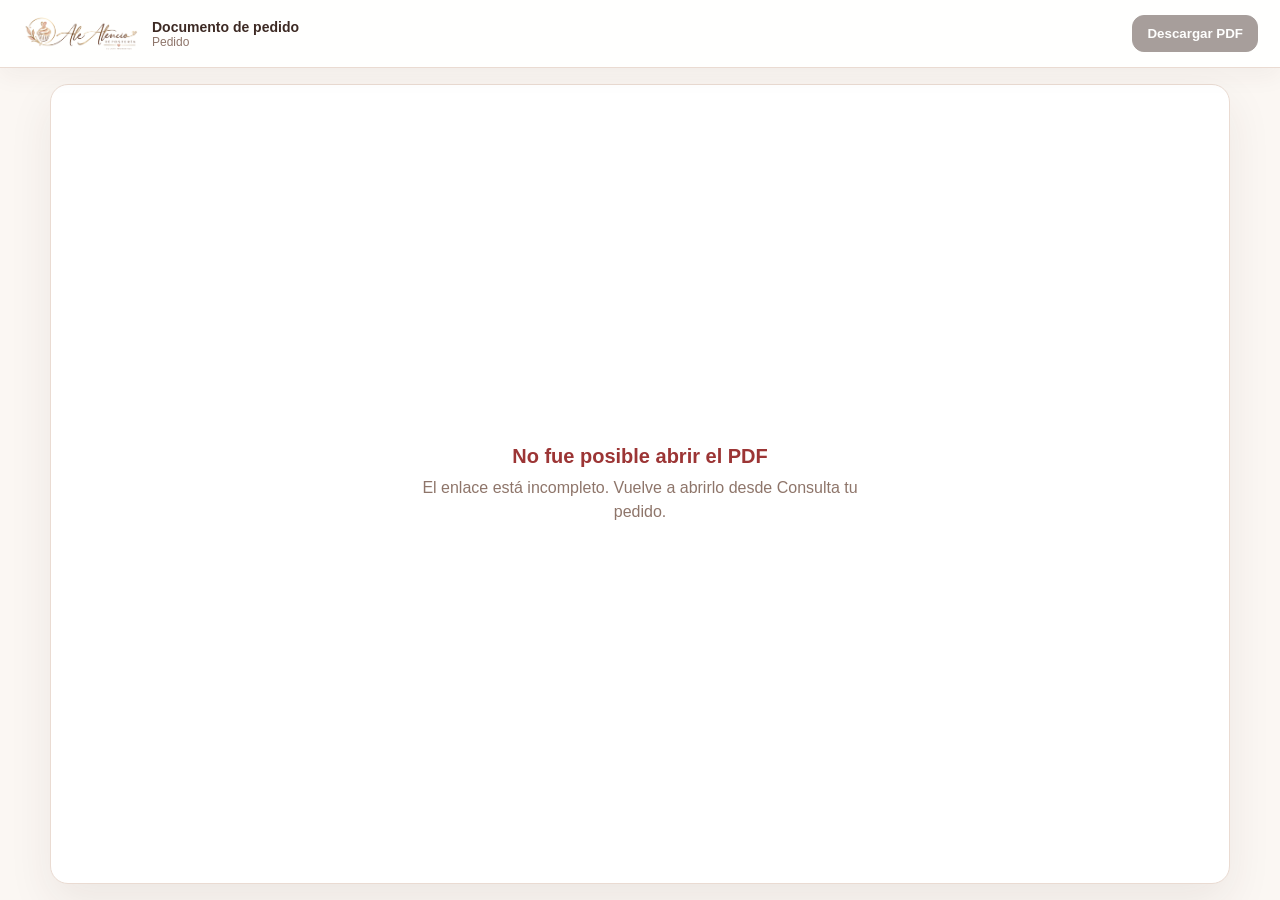
<file: pdf.html>
<!doctype html>
<html lang="es">
<head>
  <meta http-equiv="Cache-Control" content="no-cache, no-store, must-revalidate">
  <meta http-equiv="Pragma" content="no-cache">
  <meta http-equiv="Expires" content="0">
  <meta charset="utf-8">
  <meta name="viewport" content="width=device-width,initial-scale=1">
  <meta name="robots" content="noindex,nofollow,noarchive">
  <meta name="referrer" content="no-referrer">
  <title>Ale Atencio · PDF de pedido</title>
  <style>
    :root{--bg:#fbf7f3;--paper:#fff;--ink:#3d2a24;--muted:#8e756a;--line:#eadbd2;--accent:#b57945}
    *{box-sizing:border-box}html,body{margin:0;min-height:100%;background:var(--bg);color:var(--ink);font-family:Inter,Segoe UI,Arial,sans-serif}
    body{display:flex;flex-direction:column;min-height:100vh}
    .bar{display:flex;align-items:center;gap:18px;min-height:68px;padding:10px 22px;background:rgba(255,255,255,.96);border-bottom:1px solid var(--line);position:sticky;top:0;z-index:3;box-shadow:0 8px 24px rgba(74,48,38,.05)}
    .brand{display:flex;align-items:center;gap:12px;min-width:0}.brand img{width:118px;height:44px;object-fit:contain}.brand-copy{min-width:0}.brand-copy strong{display:block;font-size:14px}.brand-copy span{display:block;color:var(--muted);font-size:12px;white-space:nowrap;overflow:hidden;text-overflow:ellipsis}
    .actions{margin-left:auto;display:flex;gap:8px}.btn{border:1px solid var(--line);background:#fff;color:var(--ink);border-radius:12px;padding:10px 14px;font-weight:700;cursor:pointer}.btn.primary{background:var(--ink);color:#fff;border-color:var(--ink)}.btn:disabled{opacity:.45;cursor:not-allowed}
    .stage{flex:1;display:flex;min-height:0;padding:16px}.viewer-shell{width:min(1180px,100%);margin:0 auto;background:var(--paper);border:1px solid var(--line);border-radius:18px;overflow:hidden;box-shadow:0 18px 45px rgba(67,43,34,.08);min-height:calc(100vh - 102px);position:relative}
    #pdfFrame{width:100%;height:calc(100vh - 104px);border:0;background:#fff;display:none}.state{position:absolute;inset:0;display:flex;align-items:center;justify-content:center;padding:30px;text-align:center}.state-card{max-width:480px}.spinner{width:42px;height:42px;border-radius:50%;border:3px solid #eadbd2;border-top-color:var(--accent);animation:spin .8s linear infinite;margin:0 auto 16px}.state h1{font-size:20px;margin:0 0 8px}.state p{margin:0;color:var(--muted);line-height:1.5}.error{color:#9c3535}@keyframes spin{to{transform:rotate(360deg)}}
    @media(max-width:680px){.bar{padding:8px 12px;gap:8px}.brand img{width:86px}.brand-copy strong{font-size:12px}.brand-copy span{font-size:10px}.actions .btn{padding:8px 9px;font-size:12px}.stage{padding:8px}.viewer-shell{border-radius:12px;min-height:calc(100vh - 86px)}#pdfFrame{height:calc(100vh - 88px)}}
  </style>
</head>
<body>
  <header class="bar">
    <div class="brand"><img src="logo-ale-atencio.png" alt="Ale Atencio"><div class="brand-copy"><strong>Documento de pedido</strong><span id="orderLabel">Cargando…</span></div></div>
    <div class="actions"><button id="downloadPdf" class="btn primary" type="button" disabled>Descargar PDF</button></div>
  </header>
  <main class="stage">
    <section class="viewer-shell">
      <div id="state" class="state"><div class="state-card"><div class="spinner"></div><h1>Preparando tu PDF</h1><p>Estamos cargando el respaldo del pedido de forma segura.</p></div></div>
      <iframe id="pdfFrame" title="PDF del pedido"></iframe>
    </section>
  </main>
  <script src="config.js?v=20260922-r91879-stock-visibility-global"></script>
  <script>
  (()=>{
    const params=new URLSearchParams(location.search),pedido=String(params.get('pedido')||'').trim(),token=String(params.get('t')||'').trim();
    const label=document.getElementById('orderLabel'),state=document.getElementById('state'),frame=document.getElementById('pdfFrame'),download=document.getElementById('downloadPdf');
    label.textContent=pedido||'Pedido';let objectUrl='';
    function showError(message){state.innerHTML=`<div class="state-card"><h1 class="error">No fue posible abrir el PDF</h1><p>${String(message||'El enlace no está disponible.')}</p></div>`;state.style.display='flex';frame.style.display='none';download.disabled=true}
    async function load(){
      if(!pedido||!token)return showError('El enlace está incompleto. Vuelve a abrirlo desde Consulta tu pedido.');
      const api=String(window.ALE_ATENCIO_CONFIG?.API_URL||'').trim();if(!/^https:\/\//i.test(api))return showError('El servicio de documentos no está configurado.');
      try{
        const u=new URL(api);u.searchParams.set('pdf','1');u.searchParams.set('pedido',pedido);u.searchParams.set('t',token);
        const res=await fetch(u.toString(),{method:'GET',mode:'cors',cache:'no-store',credentials:'omit',headers:{Accept:'application/pdf'}});
        if(!res.ok){const txt=(await res.text().catch(()=>''))||`HTTP ${res.status}`;throw new Error(txt)}
        const blob=await res.blob();if(!String(blob.type||'').toLowerCase().includes('pdf'))throw new Error('El servidor no devolvió un PDF válido.');
        objectUrl=URL.createObjectURL(blob);frame.src=objectUrl;frame.style.display='block';state.style.display='none';download.disabled=false;
        download.addEventListener('click',()=>{const a=document.createElement('a');a.href=objectUrl;a.download=`${pedido.replace(/[^A-Za-z0-9._-]+/g,'-')||'pedido'}.pdf`;document.body.appendChild(a);a.click();a.remove()},{once:false});
      }catch(err){console.error(err);showError('El documento no está disponible o el enlace dejó de ser válido.')}
    }
    addEventListener('beforeunload',()=>{if(objectUrl)URL.revokeObjectURL(objectUrl)});load();
  })();
  </script>
</body>
</html>
</file>
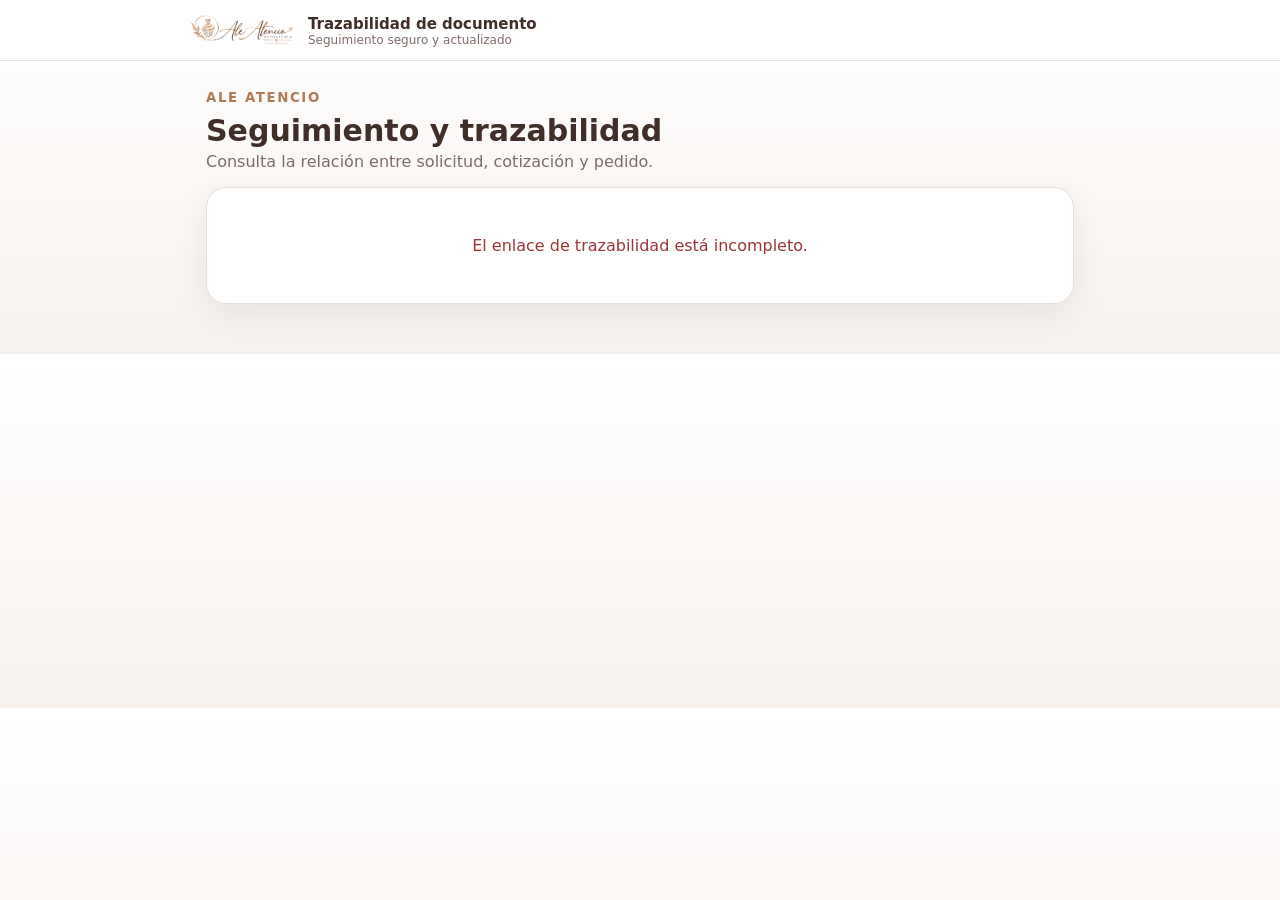
<file: trazabilidad.html>
<!doctype html>
<html lang="es">
<head>
  <meta http-equiv="Cache-Control" content="no-cache, no-store, must-revalidate">
  <meta http-equiv="Pragma" content="no-cache">
  <meta http-equiv="Expires" content="0">
  <meta charset="utf-8">
  <meta name="viewport" content="width=device-width,initial-scale=1">
  <meta name="robots" content="noindex,nofollow">
  <title>Ale Atencio · Trazabilidad</title>
  <style>
    :root{--bg:#f7f1ed;--card:#fff;--ink:#402f29;--muted:#7d6d66;--line:#eaded8;--accent:#b07a55;--ok:#2f7d5d;--warn:#a9682c}
    *{box-sizing:border-box}body{margin:0;font-family:Inter,system-ui,-apple-system,BlinkMacSystemFont,"Segoe UI",sans-serif;background:linear-gradient(180deg,#fff 0,#f7f1ed 100%);color:var(--ink)}
    .top{position:sticky;top:0;z-index:5;background:rgba(255,255,255,.94);backdrop-filter:blur(8px);border-bottom:1px solid var(--line);padding:10px 18px}.top-inner{max-width:900px;margin:auto;display:flex;align-items:center;gap:14px}.top img{width:104px;max-height:50px;object-fit:contain}.top strong{font-size:15px}.top span{display:block;font-size:12px;color:var(--muted)}
    main{max-width:900px;margin:0 auto;padding:26px 16px 50px}.hero{margin-bottom:16px}.hero small{color:var(--accent);text-transform:uppercase;letter-spacing:.12em;font-weight:800}.hero h1{margin:7px 0 4px;font-size:30px}.hero p{margin:0;color:var(--muted)}
    .card{background:var(--card);border:1px solid var(--line);border-radius:20px;padding:20px;box-shadow:0 12px 35px rgba(81,58,48,.08)}.loading{text-align:center;padding:34px}.spinner{width:40px;height:40px;border:3px solid #eaded8;border-top-color:var(--accent);border-radius:50%;margin:0 auto 14px;animation:spin .8s linear infinite}@keyframes spin{to{transform:rotate(360deg)}}
    .chain{display:grid;grid-template-columns:repeat(3,1fr);gap:12px}.step{border:1px solid var(--line);border-radius:16px;padding:14px;min-height:112px}.step.done{border-color:#b9d8c9;background:#f4fbf7}.step.current{box-shadow:0 0 0 2px rgba(176,122,85,.16)}.step small{display:block;color:var(--muted);margin-bottom:5px}.step strong{display:block;font-size:16px}.badge{display:inline-flex;margin-top:8px;padding:5px 9px;border-radius:999px;background:#f3ebe7;font-size:11px;font-weight:800}
    .history{margin-top:22px}.history h2{font-size:18px}.event{position:relative;margin-left:8px;padding:0 0 18px 22px;border-left:1px solid #dccbc2}.event:last-child{border-left-color:transparent}.event:before{content:"";position:absolute;left:-5px;top:3px;width:9px;height:9px;border-radius:50%;background:var(--accent)}.event strong{font-size:14px}.event p{margin:4px 0;color:var(--muted);font-size:13px}.event time{font-size:11px;color:#9b8d86}
    .actions{display:flex;flex-wrap:wrap;gap:10px;margin-top:18px}.btn{display:inline-flex;align-items:center;justify-content:center;text-decoration:none;border:1px solid var(--line);border-radius:12px;padding:10px 14px;font-weight:800;color:var(--ink);background:#fff}.btn.primary{background:var(--ink);color:#fff;border-color:var(--ink)}.error{color:#9c3535;text-align:center;padding:28px}.notice{margin-top:16px;padding:12px 14px;border-radius:12px;background:#fff8ef;border:1px solid #f1dac0;color:#7d572e;font-size:13px}
    @media(max-width:680px){.chain{grid-template-columns:1fr}.hero h1{font-size:24px}.card{padding:15px}}
  </style>
</head>
<body>
  <header class="top"><div class="top-inner"><img src="logo-ale-atencio.png" alt="Ale Atencio"><div><strong>Trazabilidad de documento</strong><span>Seguimiento seguro y actualizado</span></div></div></header>
  <main>
    <section class="hero"><small>Ale Atencio</small><h1>Seguimiento y trazabilidad</h1><p>Consulta la relación entre solicitud, cotización y pedido.</p></section>
    <section class="card" id="traceCard"><div class="loading"><div class="spinner"></div><strong>Cargando trazabilidad…</strong></div></section>
  </main>
  <script src="config.js?v=20260922-r91876-api-error-detail"></script>
  <script src="api.js?v=20260922-r91876-api-error-detail"></script>
  <script>
    const esc=s=>String(s??"").replace(/[&<>"']/g,m=>({"&":"&amp;","<":"&lt;",">":"&gt;","\"":"&quot;","'":"&#39;"}[m]));
    const fmt=d=>{try{return new Date(d).toLocaleString("es-CL")}catch(_){return String(d||"")}};
    const p=new URLSearchParams(location.search),tipo=String(p.get("tipo")||"").toUpperCase(),id=String(p.get("id")||""),t=String(p.get("t")||""),host=document.getElementById("traceCard");
    function step(label,row,numberField,statusField="estado"){if(!row)return `<div class="step"><small>${label}</small><strong>Pendiente</strong><span class="badge">Aún no generado</span></div>`;return `<div class="step done"><small>${label}</small><strong>${esc(row[numberField]||row.id||"")}</strong><span class="badge">${esc(row[statusField]||"Registrado")}</span>${row.fecha?`<div style="margin-top:8px;font-size:11px;color:#7d6d66">${esc(fmt(row.fecha))}</div>`:""}</div>`}
    async function load(){if(!tipo||!id||!t){host.innerHTML='<div class="error">El enlace de trazabilidad está incompleto.</div>';return}try{const out=await AleAPI.postPublic("publictrace",{tipo,id,t}),r=out.request||null,q=out.quote||null,o=out.order||null,h=Array.isArray(out.history)?out.history:[];host.innerHTML=`<div class="chain">${step("Solicitud",r,"numero_solicitud")}${step("Cotización",q,"numero_cotizacion")}${step("Pedido",o,"numero_pedido")}</div>${o?`<div class="history"><h2>Línea de tiempo del pedido</h2>${h.length?h.map(ev=>`<div class="event"><strong>${esc(ev.estado_pedido||ev.evento||"Actualización")}</strong><p>${esc(ev.descripcion||"")}${ev.estado_pago?` · Pago: ${esc(ev.estado_pago)}`:""}</p><time>${esc(fmt(ev.creado_en))}</time></div>`).join(""):'<div class="notice">El pedido existe, pero todavía no registra eventos adicionales en su línea de tiempo.</div>'}</div>`:'<div class="notice">Todavía no existe un pedido asociado. Este mismo QR seguirá siendo válido y mostrará el pedido cuando se genere.</div>'}<div class="actions">${out.tracking_url?`<a class="btn primary" href="${esc(out.tracking_url)}">Abrir seguimiento del pedido</a>`:""}<a class="btn" href="./">Volver a la tienda</a></div>`}catch(err){console.warn(err);host.innerHTML='<div class="error"><strong>No fue posible consultar la trazabilidad.</strong><br><small>El enlace puede ser inválido o haber sido alterado.</small></div>'}}
    load();
  </script>
</body>
</html>
</file>
<file: styles-r918136.css>
:root{
  --cream:#fffaf7; --paper:#fff; --ink:#402f29; --muted:#7f6b64; --line:#eaded8;
  --berry:#8d5060; --berry2:#b86f80; --blush:#f6e9ec; --gold:#c9a34f; --gold-soft:#f3e6bf;
  --cocoa:#5b4036; --soft:#f8f2ed; --wa:#25D366; --shadow:0 20px 50px rgba(73,48,40,.11);
}
*{box-sizing:border-box} html{scroll-behavior:smooth}
body{margin:0;background:var(--cream);color:var(--ink);font-family:"DM Sans",sans-serif;overflow-x:hidden}
a{color:inherit} button,input,select,textarea{font:inherit} button{cursor:pointer} img{display:block;max-width:100%}
.site-header{position:sticky;top:0;z-index:70;background:rgba(255,250,247,.95);backdrop-filter:blur(14px);border-bottom:1px solid var(--line)}
.header-inner{max-width:1260px;margin:auto;height:82px;padding:0 22px;display:flex;align-items:center;gap:28px}
.brand{display:flex;align-items:center;min-width:210px}.brand img{height:62px;width:150px;object-fit:contain;background:#070707;border-radius:12px}
.main-nav{display:flex;align-items:center;gap:23px;flex:1;justify-content:center}
.main-nav>a,.nav-trigger{border:0;background:none;text-decoration:none;font-weight:700;color:var(--cocoa);padding:12px 2px}
.main-nav>a:hover,.nav-trigger:hover{color:var(--berry)}
.nav-group{position:relative}.nav-menu{display:none;position:absolute;top:48px;left:-18px;min-width:220px;background:#fff;border:1px solid var(--line);border-radius:18px;padding:8px;box-shadow:var(--shadow)}
.nav-group.open .nav-menu{display:block}.nav-menu a{display:block;padding:11px 12px;border-radius:11px;text-decoration:none}.nav-menu a:hover{background:var(--blush)}
.header-actions{display:flex;align-items:center;gap:9px}.round-button,.cart-button,.mobile-toggle{height:44px;border-radius:14px;border:1px solid var(--line);background:#fff;color:var(--cocoa)}
.cpanel-access{height:44px;padding:0 14px;border-radius:14px;border:1px solid rgba(201,163,79,.55);background:linear-gradient(135deg,#fffaf0,#f3e6bf);color:var(--cocoa);display:inline-flex;align-items:center;gap:8px;text-decoration:none;font-weight:800;box-shadow:0 8px 20px rgba(91,64,54,.08);transition:transform .18s ease,box-shadow .18s ease,border-color .18s ease}
.cpanel-access:hover{transform:translateY(-1px);box-shadow:0 11px 24px rgba(91,64,54,.13);border-color:var(--gold)}
.cpanel-access i{font-size:17px;color:#9a792d}
.round-button,.mobile-toggle{width:44px;display:grid;place-items:center}.cart-button{padding:0 14px;font-weight:800;display:flex;align-items:center;gap:8px}.mobile-toggle{display:none}
.eyebrow{display:block;text-transform:uppercase;letter-spacing:.18em;font-size:11px;font-weight:800;color:var(--gold);margin-bottom:10px}
h1,h2,h3{font-family:"Playfair Display",serif;color:var(--cocoa);margin-top:0}h2{font-size:38px}.section{max-width:1240px;margin:70px auto;padding:0 22px}
.section-head{display:flex;align-items:end;justify-content:space-between;gap:26px;margin-bottom:26px}.section-head p{max-width:560px;color:var(--muted);line-height:1.7;margin:0}
.btn{border:0;border-radius:15px;padding:13px 19px;font-weight:800;text-decoration:none;display:inline-flex;align-items:center;justify-content:center;gap:8px}
.btn-primary{background:linear-gradient(135deg,var(--berry),var(--berry2));color:#fff;box-shadow:0 12px 26px rgba(141,80,96,.22)}
.btn-light{background:#fff;color:var(--berry);border:1px solid var(--line)}.btn-block{width:100%}
.hero{width:100%;overflow:hidden}.hero-stage{position:relative;width:100%;min-height:calc(100vh - 82px);overflow:hidden;background:#79505a;isolation:isolate;contain:layout paint}
.hero-slide{position:absolute;inset:0;width:100%;min-width:100%;opacity:0;transition:opacity .45s ease;overflow:hidden;transform:none}.hero-slide.active{opacity:1}
.hero-bg{position:absolute;inset:0;width:100%;height:100%;background-position:50% 50%;background-repeat:no-repeat;background-size:cover;transform:translate3d(0,0,0) scale(1.01);transform-origin:50% 50%;backface-visibility:hidden;will-change:opacity}
.hero-stage.hero-preparing .hero-slide{transition:none}.hero-stage.hero-preparing .hero-slide.active{opacity:1}.hero-stage.hero-preparing .hero-bg{opacity:0}.hero-stage.hero-ready .hero-bg{opacity:1;transition:opacity .18s ease}
.hero-bg::after{content:"";position:absolute;inset:0;background:linear-gradient(90deg,rgba(45,27,31,.72),rgba(45,27,31,.22) 55%,rgba(45,27,31,.08))}
.hero-fallback-1{background:linear-gradient(135deg,#714651,#a86c79 48%,#d1ad64)}
.hero-fallback-2{background:linear-gradient(135deg,#5d4037,#9d6d57 48%,#d0a85c)}
.hero-fallback-3{background:linear-gradient(135deg,#804d5e,#ca8c98 48%,#ecd08a)}
.hero-content{position:relative;z-index:2;max-width:1240px;margin:auto;min-height:calc(100vh - 82px);padding:70px 22px 100px;display:flex;align-items:center}
.hero-copy{max-width:660px;color:#fff}.hero-copy .eyebrow{color:#f4dda2}.hero-copy h1{font-family:"Great Vibes",cursive;font-size:86px;line-height:.95;font-weight:400;color:#fff;margin-bottom:20px}
.hero-copy p{font-size:19px;line-height:1.7;color:rgba(255,255,255,.93);max-width:570px}.hero-actions{display:flex;gap:12px;flex-wrap:wrap;margin-top:26px}
.hero-secondary{background:rgba(255,255,255,.12);border:1px solid rgba(255,255,255,.48);color:#fff}
.hero-controls{position:absolute;z-index:5;left:50%;bottom:30px;transform:translateX(-50%);display:flex;align-items:center;gap:12px}
.hero-arrow{width:46px;height:46px;border:0;border-radius:50%;background:rgba(255,255,255,.92);color:var(--cocoa);font-size:20px;box-shadow:var(--shadow)}
.hero-dots{display:flex;gap:8px}.hero-dot{width:10px;height:10px;border:0;border-radius:50%;padding:0;background:rgba(255,255,255,.5)}.hero-dot.active{background:#fff}
.category-grid{display:grid;grid-template-columns:repeat(5,1fr);gap:16px}.category-card{position:relative;min-height:310px;border-radius:25px;overflow:hidden;text-decoration:none;background:linear-gradient(135deg,#f7ecec,#ead8bf);box-shadow:var(--shadow)}
.category-card img{width:100%;height:100%;object-fit:cover;position:absolute;inset:0}.category-card::after{content:"";position:absolute;inset:0;background:linear-gradient(0deg,rgba(42,27,31,.72),transparent 62%)}
.category-copy{position:absolute;z-index:2;left:18px;right:18px;bottom:18px;color:#fff}.category-copy h3{color:#fff;margin:0 0 5px;font-size:24px}.category-copy span{font-size:13px;color:rgba(255,255,255,.9)}
.products-grid{display:grid;grid-template-columns:repeat(4,1fr);gap:20px}.product-card{background:#fff;border:1px solid var(--line);border-radius:24px;overflow:hidden;box-shadow:0 12px 34px rgba(73,48,40,.07)}
.product-image{aspect-ratio:1.1/1;background:linear-gradient(135deg,#fff6f1,#f5e6e9);display:grid;place-items:center;font-size:76px;position:relative;overflow:hidden}.product-image img{width:100%;height:100%;object-fit:cover}
.product-badge{position:absolute;top:14px;left:14px;background:linear-gradient(135deg,#fff2ca,#eac574);color:#674d18;border-radius:999px;padding:7px 10px;font-size:11px;font-weight:800}
.product-body{padding:18px}.product-body small{color:var(--muted)}.product-body h3{font-size:21px;margin:7px 0}.product-body p{color:var(--muted);font-size:14px;line-height:1.55;min-height:44px}
.product-bottom{display:flex;align-items:center;justify-content:space-between;gap:10px;margin-top:15px}.price{font-weight:900;color:var(--berry);font-size:20px}.add-button{border:0;background:var(--cocoa);color:#fff;border-radius:12px;padding:10px 13px;font-weight:800}
.story{display:grid;grid-template-columns:1fr 1fr;border-radius:30px;overflow:hidden;background:#fff;border:1px solid var(--line);box-shadow:var(--shadow)}
.story-visual{min-height:450px;background:linear-gradient(135deg,#f2e5df,#d7b87b);position:relative;overflow:hidden}.story-visual img{width:100%;height:100%;object-fit:cover}.story-fallback{position:absolute;inset:0;display:grid;place-items:center;font-size:160px}
.story-copy{padding:56px}.story-copy h2{font-family:"Great Vibes",cursive;font-size:62px;font-weight:400;color:var(--berry);margin-bottom:10px}.story-copy p{color:var(--muted);line-height:1.8}
.promo-band{padding:42px;border-radius:28px;background:linear-gradient(135deg,#f7e8ec,#fff7ea);border:1px solid var(--line);display:flex;align-items:center;justify-content:space-between;gap:30px}.promo-band h2{color:var(--berry);margin-bottom:8px}.promo-band p{color:var(--muted);margin:0}
.view-hero{padding:64px 22px;background:linear-gradient(135deg,#f9ecef,#fff8ed);border-bottom:1px solid var(--line)}.view-hero-inner{max-width:1240px;margin:auto}.view-hero h1{font-size:54px;color:var(--berry);margin-bottom:10px}.view-hero p{max-width:720px;color:var(--muted);line-height:1.7}
.catalog-tools{display:flex;gap:12px;margin-bottom:24px}.catalog-tools input,.catalog-tools select,.form-grid input,.form-grid select,.form-grid textarea,.request-form input,.request-form select,.request-form textarea{border:1px solid var(--line);background:#fff;border-radius:14px;padding:13px 14px;color:var(--ink)}
.catalog-tools input{flex:1}
.request-layout{display:grid;grid-template-columns:.85fr 1.15fr;gap:24px}.request-card,.request-form,.policy-card{background:#fff;border:1px solid var(--line);border-radius:26px;padding:28px;box-shadow:0 12px 34px rgba(73,48,40,.07)}
.request-card h2{font-family:"Great Vibes",cursive;font-size:52px;font-weight:400;color:var(--berry);margin-bottom:12px}.contact-line{padding:13px 0;border-bottom:1px solid var(--line)}.contact-line strong{display:block;color:var(--berry);margin-bottom:4px}.contact-line span{color:var(--muted)}
.request-form h2{color:var(--berry)}.form-grid{display:grid;grid-template-columns:repeat(2,1fr);gap:12px}.span-2{grid-column:span 2}.request-form textarea,.form-grid textarea{min-height:120px;resize:vertical}
.policy-grid{display:grid;grid-template-columns:repeat(2,1fr);gap:18px}.policy-card h3{color:var(--berry)}.policy-card p,.policy-card li{color:var(--muted);line-height:1.7}
.social-row{display:flex;gap:10px;flex-wrap:wrap}.social-icon{width:45px;height:45px;border-radius:50%;background:#fff;border:1px solid rgba(255,255,255,.25);display:grid;place-items:center;text-decoration:none;font-size:21px}.social-icon.whatsapp i{color:#25D366}.social-icon.instagram i{color:#E4405F}.social-icon.facebook i{color:#1877F2}.social-icon.tiktok i{color:#111}
.site-footer{margin-top:70px;background:#4b342c;color:#fff;padding:50px 22px 26px}.footer-inner{max-width:1240px;margin:auto}.footer-grid{display:grid;grid-template-columns:1.45fr repeat(3,1fr);gap:32px}.footer-logo{width:150px;height:70px;object-fit:contain;background:#080808;border-radius:12px;margin-bottom:15px}.site-footer p{color:#ecded8;line-height:1.7}.footer-title{font-weight:800;color:#ffeccc;margin-bottom:14px}.footer-links{display:grid;gap:10px}.footer-links a{color:#f1e4de;text-decoration:none;font-size:14px}.footer-line{height:1px;background:rgba(255,255,255,.13);margin:28px 0 18px}.footer-bottom{display:flex;align-items:center;justify-content:space-between;gap:20px;color:#e9d9d1;font-size:13px}.footer-policies{display:flex;gap:16px;flex-wrap:wrap}.footer-policies a{color:#e9d9d1;text-decoration:none}
.cart-drawer{position:fixed;z-index:100;top:0;right:-440px;width:min(420px,94vw);height:100vh;background:#fff;box-shadow:-24px 0 55px rgba(40,25,21,.2);transition:.25s;display:flex;flex-direction:column}.cart-drawer.open{right:0}.drawer-head{display:flex;justify-content:space-between;align-items:center;padding:22px;border-bottom:1px solid var(--line)}.drawer-head h3{margin:3px 0}.drawer-head button{border:0;background:none;font-size:18px}.cart-items{padding:18px;overflow:auto;flex:1}.cart-item{display:grid;grid-template-columns:52px 1fr auto;gap:11px;padding:12px 0;border-bottom:1px solid var(--line)}.cart-thumb{width:52px;height:52px;border-radius:13px;background:var(--blush);display:grid;place-items:center;font-size:25px}.cart-item small{display:block;color:var(--muted)}.qty{display:flex;gap:6px;align-items:center;margin-top:6px}.qty button{width:27px;height:27px;border-radius:8px;border:1px solid var(--line);background:#fff}.remove-item{border:0;background:none;color:#b23}.cart-summary{padding:18px;border-top:1px solid var(--line)}.cart-summary>div{display:flex;justify-content:space-between;margin:9px 0}.grand-total{font-size:19px;font-weight:900;margin:15px 0!important}
.screen-overlay{display:none;position:fixed;inset:0;background:rgba(36,24,21,.36);z-index:90}.screen-overlay.show{display:block}
.modal{display:none;position:fixed;inset:0;z-index:120;background:rgba(36,24,21,.46);padding:20px;place-items:center}.modal.show{display:grid}.modal-card{position:relative;width:min(720px,96vw);max-height:92vh;overflow:auto;background:#fff;border-radius:26px;padding:30px;box-shadow:var(--shadow)}.modal-close{position:absolute;right:16px;top:16px;width:38px;height:38px;border:0;border-radius:50%;background:var(--soft)}.search-row{display:flex;gap:10px}.search-row input{flex:1;border:1px solid var(--line);border-radius:14px;padding:13px}.search-results{margin-top:14px}.search-result{display:flex;justify-content:space-between;gap:15px;padding:12px 0;border-bottom:1px solid var(--line)}
.whatsapp-float{position:fixed;right:24px;bottom:24px;z-index:85;width:64px;height:64px;border-radius:50%;display:grid;place-items:center;background:#25D366;color:#fff;text-decoration:none;font-size:31px;border:4px solid #fff;box-shadow:0 14px 34px rgba(29,152,75,.38);transition:transform .18s ease,box-shadow .18s ease}.whatsapp-float:hover{transform:translateY(-3px) scale(1.04);box-shadow:0 18px 40px rgba(29,152,75,.46)}.whatsapp-float i{position:relative;z-index:2;line-height:1}.whatsapp-pulse{position:absolute;inset:-8px;border:2px solid rgba(37,211,102,.42);border-radius:50%;animation:waPulse 2s ease-out infinite;pointer-events:none}@keyframes waPulse{0%{transform:scale(.86);opacity:.8}70%,100%{transform:scale(1.2);opacity:0}}
.loading-card,.empty-card{padding:40px;text-align:center;color:var(--muted);border:1px dashed var(--line);border-radius:22px;background:#fff}
.toast{position:fixed;left:50%;bottom:24px;z-index:160;transform:translateX(-50%) translateY(30px);opacity:0;background:#30221e;color:#fff;padding:12px 18px;border-radius:14px;transition:.2s;display:flex;align-items:center;gap:10px;box-shadow:0 12px 35px rgba(0,0,0,.22);max-width:min(92vw,620px)}.toast.show{opacity:1;transform:translateX(-50%)}.toast.success{background:#176b3a}.toast.error{background:#a52727}.toast-status-icon{width:28px;height:28px;border-radius:50%;display:inline-flex;align-items:center;justify-content:center;flex:0 0 28px;border:2px solid rgba(255,255,255,.85);font-size:18px;font-weight:900;line-height:1}
@media(max-width:1050px){.category-grid{grid-template-columns:repeat(3,1fr)}.products-grid{grid-template-columns:repeat(2,1fr)}.footer-grid{grid-template-columns:1fr 1fr}.story{grid-template-columns:1fr}.request-layout{grid-template-columns:1fr}.hero-copy h1{font-size:70px}}
@media(max-width:880px){.mobile-toggle{display:grid}.main-nav{display:none;position:absolute;left:12px;right:12px;top:78px;background:#fff;border:1px solid var(--line);border-radius:18px;box-shadow:var(--shadow);padding:12px;flex-direction:column;align-items:stretch}.main-nav.show{display:flex}.main-nav>a,.nav-trigger{width:100%;text-align:left;padding:11px}.nav-menu{position:static;box-shadow:none;background:var(--soft);border:0;margin-top:4px}.brand{min-width:0}.brand img{width:125px;height:56px}}
@media(max-width:620px){.cpanel-access{width:44px;padding:0;justify-content:center}.cpanel-access span{display:none}.header-inner{height:72px;padding:0 14px;gap:9px}.brand img{width:105px;height:50px}.header-actions .round-button{display:none}.hero-stage,.hero-content{min-height:calc(100vh - 72px)}.hero-content{padding:52px 18px 90px}.hero-copy h1{font-size:53px}.hero-copy p{font-size:16px}.section{margin:50px auto;padding:0 16px}.section-head{display:block}.category-grid{grid-template-columns:repeat(2,1fr)}.category-card{min-height:230px}.products-grid{grid-template-columns:1fr}.promo-band{display:block;padding:28px}.promo-band .btn{margin-top:18px}.story-copy{padding:30px}.story-copy h2{font-size:48px}.footer-grid{grid-template-columns:1fr}.footer-bottom{display:block}.footer-policies{margin-top:12px}.policy-grid{grid-template-columns:1fr}.form-grid{grid-template-columns:1fr}.span-2{grid-column:auto}.catalog-tools{flex-direction:column}.search-row{flex-direction:column}}


/* Redes sociales visibles siempre */
.social-row{
  display:flex;
  align-items:center;
  gap:10px;
  flex-wrap:wrap;
}
.social-icon{
  width:46px;
  height:46px;
  border-radius:50%;
  display:inline-grid;
  place-items:center;
  text-decoration:none;
  background:#fff;
  border:1px solid rgba(255,255,255,.28);
  box-shadow:0 10px 22px rgba(0,0,0,.14);
  transition:transform .18s ease, box-shadow .18s ease;
}
.social-icon:hover{
  transform:translateY(-3px);
  box-shadow:0 14px 28px rgba(0,0,0,.20);
}
.social-icon i{
  font-size:23px;
  line-height:1;
}
.social-icon.whatsapp i{color:#25D366;}
.social-icon.instagram i{color:#E4405F;}
.social-icon.facebook i{color:#1877F2;}
.social-icon.tiktok i{color:#111111;}


/* LOGO FINAL ALE ATENCIO */
.brand-logo{
  width:82px !important;
  height:82px !important;
  object-fit:contain !important;
  background:transparent !important;
  padding:0 !important;
  border-radius:18px !important;
  box-shadow:none !important;
}
.footer-brand-row img{
  width:86px !important;
  height:86px !important;
  object-fit:contain !important;
  background:transparent !important;
  padding:0 !important;
  border-radius:18px !important;
}
@media(max-width:620px){
  .brand-logo{
    width:64px !important;
    height:64px !important;
  }
}


/* LOGO SIN FONDO NEGRO */
.brand-logo{
  background:transparent !important;
  box-shadow:none !important;
  padding:0 !important;
}

/* En footer oscuro, base marfil para máxima legibilidad */
.footer-brand-row img{
  background:#fff8ef !important;
  padding:7px !important;
  border-radius:18px !important;
  box-shadow:0 10px 24px rgba(0,0,0,.14) !important;
}

/* Si el logo aparece sobre fondos claros */
.header .brand-logo{
  background:transparent !important;
}


/* =========================================================
   TIPOGRAFÍA EDITORIAL PREMIUM - ALE ATENCIO
   Inspiración: alta gastronomía / banquetería editorial
   ========================================================= */

:root{
  --editorial-serif:"Cormorant Garamond", Georgia, serif;
  --editorial-sans:"Manrope", Arial, sans-serif;
  --aa-text:#4b3b35;
  --aa-muted:#82746d;
  --aa-accent:#b9974d;
  --aa-berry:#855263;
  --aa-bg:#fffdf9;
}

body{
  font-family:var(--editorial-sans) !important;
  color:var(--aa-text) !important;
  background:var(--aa-bg) !important;
}

/* Marca */
.brand strong{
  font-family:var(--editorial-serif) !important;
  font-size:31px !important;
  font-weight:600 !important;
  font-style:italic !important;
  letter-spacing:.01em !important;
  line-height:1 !important;
  color:var(--aa-text) !important;
}
.brand span{
  font-family:var(--editorial-sans) !important;
  font-size:9px !important;
  font-weight:600 !important;
  letter-spacing:.22em !important;
  text-transform:uppercase !important;
  color:var(--aa-muted) !important;
}

/* Menú superior más fino */
.nav>a,
.nav-dd-btn{
  font-family:var(--editorial-sans) !important;
  font-size:12px !important;
  font-weight:600 !important;
  letter-spacing:.11em !important;
  text-transform:uppercase !important;
  color:var(--aa-text) !important;
}
.nav>a:hover,
.nav-dd-btn:hover{
  color:var(--aa-accent) !important;
}

/* Pequeños encabezados/editoriales */
.eyebrow{
  font-family:var(--editorial-sans) !important;
  font-size:10px !important;
  line-height:1.4 !important;
  font-weight:700 !important;
  letter-spacing:.28em !important;
  text-transform:uppercase !important;
  color:var(--aa-accent) !important;
}

/* Títulos: serif de alto contraste y mucho aire */
h1,h2,h3,
.view-hero h1,
.section-head h2,
.banner h2,
.contact-card h3,
.form-box h2,
.policy-card h3,
.product-body h3{
  font-family:var(--editorial-serif) !important;
  color:var(--aa-text) !important;
}

.hero-copy h1{
  font-family:var(--editorial-serif) !important;
  font-size:clamp(58px,6.2vw,104px) !important;
  font-weight:500 !important;
  font-style:normal !important;
  letter-spacing:-.02em !important;
  line-height:.88 !important;
  color:#fff !important;
  text-wrap:balance;
}

.view-hero h1{
  font-size:clamp(48px,5vw,76px) !important;
  font-weight:500 !important;
  line-height:.95 !important;
  letter-spacing:-.015em !important;
  color:var(--aa-text) !important;
}

.section-head h2,
.banner h2,
.form-box h2{
  font-size:clamp(38px,3.8vw,58px) !important;
  font-weight:500 !important;
  line-height:1 !important;
  letter-spacing:-.015em !important;
}

.product-body h3,
.policy-card h3,
.info-card h3,
.social-card h3{
  font-size:25px !important;
  font-weight:600 !important;
  line-height:1.05 !important;
}

/* Texto de lectura limpio y sobrio */
p,
.product-body p,
.info-card p,
.social-card p,
.policy-card p,
.policy-card li,
.contact-item span,
.form-note{
  font-family:var(--editorial-sans) !important;
  color:var(--aa-muted) !important;
  font-size:14px !important;
  line-height:1.8 !important;
}

/* Hero: párrafo blanco, no dorado */
.hero-copy p{
  color:rgba(255,255,255,.90) !important;
  font-size:15px !important;
  line-height:1.85 !important;
  max-width:540px !important;
}
.hero-copy .eyebrow{
  color:#f2dfb4 !important;
}

/* Botones muy limpios */
.btn,
.small-btn{
  font-family:var(--editorial-sans) !important;
  font-size:11px !important;
  font-weight:700 !important;
  letter-spacing:.14em !important;
  text-transform:uppercase !important;
  border-radius:2px !important;
}
.btn-primary{
  background:var(--aa-text) !important;
  color:#fff !important;
  box-shadow:none !important;
}
.btn-primary:hover{
  background:var(--aa-berry) !important;
}
.btn-soft{
  background:transparent !important;
  color:var(--aa-text) !important;
  border:1px solid #d8cdc6 !important;
}
.small-btn{
  background:var(--aa-text) !important;
  color:#fff !important;
}

/* Precio y elementos dorados: acento, no texto dominante */
.price{
  color:var(--aa-accent) !important;
  font-family:var(--editorial-sans) !important;
  font-weight:700 !important;
}
.badge{
  font-family:var(--editorial-sans) !important;
  font-size:9px !important;
  letter-spacing:.14em !important;
  text-transform:uppercase !important;
}

/* Tarjetas más editoriales */
.category-card,
.product-card,
.info-card,
.social-card,
.policy-card,
.contact-card,
.form-box{
  border-radius:4px !important;
  box-shadow:none !important;
  border:1px solid #eee5df !important;
  background:#fff !important;
}
.category-card strong{
  font-family:var(--editorial-serif) !important;
  font-size:24px !important;
  font-weight:600 !important;
  color:var(--aa-text) !important;
}
.category-card span{
  font-family:var(--editorial-sans) !important;
  font-size:11px !important;
  line-height:1.6 !important;
}

/* Más aire entre secciones */
.section{
  margin-top:88px !important;
  margin-bottom:88px !important;
}
.section-head{
  margin-bottom:34px !important;
}

/* Footer con jerarquía sobria */
.footer-brand-name{
  font-family:var(--editorial-serif) !important;
  font-size:43px !important;
  font-weight:500 !important;
  font-style:italic !important;
  color:#fff9ed !important;
}
.footer-brand-sub,
.footer-title{
  font-family:var(--editorial-sans) !important;
  text-transform:uppercase !important;
  letter-spacing:.18em !important;
}
.footer-title{
  font-size:10px !important;
  color:#e8cf9b !important;
}
.footer-links a{
  font-family:var(--editorial-sans) !important;
  font-size:12px !important;
  line-height:1.55 !important;
}

/* Formulario elegante */
.form-box input,
.form-box select,
.form-box textarea{
  border-radius:2px !important;
  font-family:var(--editorial-sans) !important;
  border:1px solid #dfd5ce !important;
  background:#fff !important;
}
.form-box input:focus,
.form-box select:focus,
.form-box textarea:focus{
  outline:none !important;
  border-color:var(--aa-accent) !important;
  box-shadow:0 0 0 2px rgba(185,151,77,.08) !important;
}

/* Elegancia en submenús */
.nav-dd-menu{
  border-radius:2px !important;
}
.nav-dd-menu a{
  font-family:var(--editorial-sans) !important;
  font-size:11px !important;
  text-transform:uppercase !important;
  letter-spacing:.10em !important;
  border-radius:0 !important;
}

/* Móvil */
@media(max-width:620px){
  .brand strong{
    font-size:26px !important;
  }
  .hero-copy h1{
    font-size:54px !important;
    line-height:.92 !important;
  }
  .section{
    margin-top:58px !important;
    margin-bottom:58px !important;
  }
}


/* =========================================================
   LOGO FINAL TRANSPARENTE - SIN FONDO NEGRO
   ========================================================= */
.header{
  background:rgba(255,253,249,.97) !important;
}

.brand-logo-only{
  min-width:0 !important;
  width:245px !important;
  max-width:32vw !important;
  display:flex !important;
  align-items:center !important;
}

.brand-logo{
  display:block !important;
  width:245px !important;
  height:78px !important;
  max-width:100% !important;
  object-fit:contain !important;
  object-position:left center !important;
  background:transparent !important;
  padding:0 !important;
  margin:0 !important;
  border:0 !important;
  border-radius:0 !important;
  box-shadow:none !important;
}

/* Footer ahora claro para que el logo oscuro/dorado se lea perfecto */
.footer{
  background:#f5eee8 !important;
  color:#4b3b35 !important;
  border-top:1px solid #e5d9d1 !important;
}

.footer p,
.footer-links a,
.footer-bottom,
.policies-inline a{
  color:#75665e !important;
}

.footer-title{
  color:#9b7a37 !important;
}

.footer-divider{
  background:#ded1c8 !important;
}

.footer-logo-only{
  display:block !important;
}

.footer-logo-only img{
  display:block !important;
  width:310px !important;
  height:auto !important;
  max-width:100% !important;
  object-fit:contain !important;
  object-position:left center !important;
  background:transparent !important;
  padding:0 !important;
  border:0 !important;
  border-radius:0 !important;
  box-shadow:none !important;
}

.social-circle{
  background:#fff !important;
  border:1px solid #e1d7d0 !important;
}

/* Evita cualquier regla anterior que vuelva a pintar el logo */
.header .brand-logo,
.footer .footer-brand-row img{
  background-color:transparent !important;
  background-image:none !important;
}

@media(max-width:900px){
  .brand-logo-only{
    width:205px !important;
    max-width:48vw !important;
  }
  .brand-logo{
    width:205px !important;
    height:70px !important;
  }
}

@media(max-width:620px){
  .brand-logo-only{
    width:165px !important;
    max-width:50vw !important;
  }
  .brand-logo{
    width:165px !important;
    height:58px !important;
  }
  .footer-logo-only img{
    width:245px !important;
  }
}


/* =========================================================
   HOME VISUAL - INSPIRACIÓN E-COMMERCE GASTRONÓMICO
   ========================================================= */

.announcement-bar{
  height:30px;
  background:#4b3931;
  color:#fff;
  display:flex;
  justify-content:center;
  align-items:center;
  gap:18px;
  padding:0 16px;
  font-size:10px;
  letter-spacing:.13em;
  text-transform:uppercase;
  font-family:var(--editorial-sans);
}
.announcement-bar a{
  color:#ead4a3;
  text-decoration:none;
  font-weight:700;
}

.home-intro-strip{
  max-width:1240px;
  margin:34px auto 0;
  padding:0 20px;
  display:grid;
  grid-template-columns:repeat(4,1fr);
  gap:1px;
  background:#e8ded7;
}
.home-intro-strip>div{
  background:#fff;
  padding:18px 12px;
  display:flex;
  align-items:center;
  justify-content:center;
  gap:9px;
  font-size:11px;
  text-transform:uppercase;
  letter-spacing:.10em;
  color:#65544b;
}
.home-intro-strip i{
  color:#b9974d;
  font-size:18px;
}

.editorial-heading{
  margin-bottom:30px;
}
.editorial-heading.centered{
  text-align:center;
}
.editorial-heading h2{
  margin:0;
}
.compact-head{
  align-items:flex-end;
}

.category-visual-grid{
  display:grid;
  grid-template-columns:1.25fr .75fr .75fr;
  grid-template-rows:260px 260px;
  gap:14px;
}
.category-visual-card{
  position:relative;
  display:block;
  overflow:hidden;
  background:#f3ece6;
  min-height:240px;
  text-decoration:none;
}
.category-visual-card img,
.category-visual-fallback{
  width:100%;
  height:100%;
  object-fit:cover;
  transition:transform .45s ease;
}
.category-visual-fallback{
  display:grid;
  place-items:center;
  font-size:100px;
  background:linear-gradient(135deg,#f6eee6,#eee0d3);
}
.category-visual-card:hover img,
.category-visual-card:hover .category-visual-fallback{
  transform:scale(1.035);
}
.category-size-1{
  grid-row:1 / span 2;
}
.category-size-4{
  grid-column:2;
}
.category-size-5{
  grid-column:3;
}
.category-visual-overlay{
  position:absolute;
  left:0;
  right:0;
  bottom:0;
  padding:54px 22px 20px;
  color:#fff;
  background:linear-gradient(transparent,rgba(36,25,20,.72));
}
.category-visual-overlay h3{
  margin:3px 0 0;
  color:#fff !important;
  font-family:var(--editorial-serif) !important;
  font-size:34px !important;
  font-weight:500 !important;
}
.category-visual-overlay span{
  font-size:10px;
  letter-spacing:.12em;
  text-transform:uppercase;
  color:rgba(255,255,255,.82);
}

.corporate-section{
  display:grid;
  grid-template-columns:1.2fr .8fr;
  align-items:stretch;
  padding:0 20px;
  max-width:1240px;
}
.corporate-photo{
  min-height:520px;
  overflow:hidden;
  background:#efe5dd;
}
.corporate-photo img,
.corporate-img,
.corporate-photo .visual-fallback{
  width:100%;
  height:100%;
  object-fit:cover;
}
.visual-fallback{
  display:grid;
  place-items:center;
  min-height:100%;
  font-size:120px;
  background:linear-gradient(135deg,#f7eee8,#eadbcf);
}
.corporate-copy{
  background:#f2ebe5;
  padding:62px 52px;
  display:flex;
  flex-direction:column;
  justify-content:center;
}
.corporate-copy h2{
  font-size:58px !important;
  line-height:.96 !important;
  margin:0 0 18px;
}
.corporate-copy p{
  max-width:390px;
  margin:0 0 24px;
}

.products-home-grid{
  grid-template-columns:repeat(3,1fr) !important;
}
.center-action{
  display:flex;
  justify-content:center;
  margin-top:28px;
}
.editorial-link{
  font-family:var(--editorial-sans);
  color:#5d4940;
  text-decoration:none;
  text-transform:uppercase;
  letter-spacing:.12em;
  font-size:10px;
  font-weight:700;
}
.editorial-link:hover{color:#b9974d}

.wide-visual-band{
  width:100%;
  position:relative;
  min-height:620px;
  overflow:hidden;
  background:#3f302a;
}
.wide-visual-image,
.wide-visual-image img,
.wide-visual-img,
.wide-visual-image .visual-fallback{
  position:absolute;
  inset:0;
  width:100%;
  height:100%;
  object-fit:cover;
}
.wide-visual-image::after{
  content:"";
  position:absolute;
  inset:0;
  background:linear-gradient(90deg,rgba(37,26,22,.68),rgba(37,26,22,.16));
}
.wide-visual-copy{
  position:relative;
  z-index:2;
  min-height:620px;
  max-width:1240px;
  margin:auto;
  padding:80px 24px;
  display:flex;
  flex-direction:column;
  justify-content:center;
  align-items:flex-start;
}
.wide-visual-copy .eyebrow{color:#ead4a3 !important}
.wide-visual-copy h2{
  color:#fff !important;
  max-width:640px;
  font-size:72px !important;
  line-height:.92 !important;
  font-weight:500 !important;
  margin-bottom:24px;
}

.offer-image-grid{
  display:grid;
  grid-template-columns:repeat(4,1fr);
  gap:18px;
}
.offer-image-card{
  background:#fff;
}
.offer-media{
  aspect-ratio:1/1;
  background:#f2e9e2;
  overflow:hidden;
}
.offer-media img{
  width:100%;
  height:100%;
  object-fit:cover;
  transition:transform .35s ease;
}
.offer-image-card:hover .offer-media img{transform:scale(1.035)}
.offer-fallback{
  width:100%;
  height:100%;
  display:grid;
  place-items:center;
  font-size:82px;
}
.offer-info{
  padding:15px 2px 0;
}
.offer-info small{
  text-transform:uppercase;
  letter-spacing:.12em;
  font-size:9px;
  color:#9b8b83;
}
.offer-info h3{
  font-family:var(--editorial-serif)!important;
  font-size:24px!important;
  margin:4px 0 12px;
}
.offer-info>div{
  display:flex;
  justify-content:space-between;
  align-items:center;
}
.offer-info strong{
  color:#b9974d;
  font-size:14px;
}
.offer-info button{
  width:36px;
  height:36px;
  border-radius:50%;
  border:1px solid #ded3cc;
  background:#fff;
  color:#604d44;
}

.testimonials-band{
  background:#f5efe9;
  padding:66px 0;
}
.testimonials-inner{
  margin-top:0!important;
  margin-bottom:0!important;
}
.testimonial-grid{
  display:grid;
  grid-template-columns:repeat(3,1fr);
  gap:18px;
}
.testimonial-grid article{
  background:#fff;
  padding:32px 28px;
  border:1px solid #e8ded7;
  min-height:240px;
}
.quote-mark{
  font-family:var(--editorial-serif);
  font-size:58px;
  line-height:.7;
  color:#c4a764;
}
.testimonial-grid p{
  font-family:var(--editorial-serif)!important;
  font-size:23px!important;
  line-height:1.25!important;
  color:#58453c!important;
}
.testimonial-grid strong{
  font-size:10px;
  text-transform:uppercase;
  letter-spacing:.15em;
  color:#8a7970;
}

.instagram-photo-grid{
  display:grid;
  grid-template-columns:repeat(6,1fr);
  gap:8px;
}
.instagram-photo{
  aspect-ratio:1/1;
  overflow:hidden;
  position:relative;
  background:#eee4dd;
  text-decoration:none;
}
.instagram-photo img,
.instagram-fallback{
  width:100%;
  height:100%;
  object-fit:cover;
  transition:transform .35s ease;
}
.instagram-fallback{
  display:grid;
  place-items:center;
  font-size:54px;
}
.instagram-photo span{
  position:absolute;
  inset:0;
  display:grid;
  place-items:center;
  background:rgba(44,31,26,.28);
  color:#fff;
  opacity:0;
  transition:opacity .25s ease;
  font-size:24px;
}
.instagram-photo:hover span{opacity:1}
.instagram-photo:hover img{transform:scale(1.04)}

.journal-grid{
  display:grid;
  grid-template-columns:repeat(3,1fr);
  gap:24px;
}
.journal-card{
  text-decoration:none;
  color:inherit;
  display:block;
}
.journal-visual{
  aspect-ratio:1.18/1;
  overflow:hidden;
  background:#f0e7df;
}
.journal-visual img,
.journal-visual .visual-fallback{
  width:100%;
  height:100%;
  object-fit:cover;
}
.journal-copy{
  padding:18px 0 0;
}
.journal-copy small{
  text-transform:uppercase;
  font-size:9px;
  letter-spacing:.14em;
  color:#a07f42;
}
.journal-copy h3{
  font-family:var(--editorial-serif)!important;
  font-size:27px!important;
  line-height:1.05!important;
  margin:7px 0 10px;
}
.journal-copy span{
  font-size:10px;
  text-transform:uppercase;
  letter-spacing:.12em;
  color:#6b574e;
}

.contact-end-band{
  background:#4c3930;
  color:#fff;
  margin-top:90px;
}
.contact-end-inner{
  max-width:1240px;
  margin:auto;
  padding:66px 24px;
  display:flex;
  justify-content:space-between;
  align-items:center;
  gap:30px;
}
.contact-end-inner .eyebrow{color:#e5cd96!important}
.contact-end-inner h2{
  color:#fff!important;
  margin:0 0 10px;
  font-size:52px!important;
}
.contact-end-inner p{color:#e8ddd7!important;margin:0}
.contact-end-actions{
  display:flex;
  gap:10px;
  flex-wrap:wrap;
}

@media(max-width:1000px){
  .home-intro-strip{grid-template-columns:repeat(2,1fr)}
  .category-visual-grid{
    grid-template-columns:1fr 1fr;
    grid-template-rows:340px 240px 240px;
  }
  .category-size-1{grid-column:1 / -1;grid-row:auto}
  .category-size-4,.category-size-5{grid-column:auto}
  .corporate-section{grid-template-columns:1fr}
  .corporate-photo{min-height:440px}
  .products-home-grid{grid-template-columns:repeat(2,1fr)!important}
  .offer-image-grid{grid-template-columns:repeat(2,1fr)}
  .testimonial-grid{grid-template-columns:1fr}
  .instagram-photo-grid{grid-template-columns:repeat(3,1fr)}
  .journal-grid{grid-template-columns:1fr}
}

@media(max-width:650px){
  .announcement-bar{height:auto;min-height:32px;gap:8px;justify-content:space-between;font-size:8px}
  .home-intro-strip{grid-template-columns:1fr 1fr;margin-top:18px}
  .home-intro-strip>div{font-size:8px;padding:14px 8px}
  .category-visual-grid{
    grid-template-columns:1fr;
    grid-template-rows:none;
  }
  .category-visual-card,
  .category-size-1{
    grid-column:auto!important;
    grid-row:auto!important;
    min-height:330px;
  }
  .corporate-copy{padding:40px 26px}
  .corporate-copy h2{font-size:44px!important}
  .products-home-grid{grid-template-columns:1fr!important}
  .wide-visual-band,.wide-visual-copy{min-height:520px}
  .wide-visual-copy h2{font-size:48px!important}
  .offer-image-grid{grid-template-columns:1fr 1fr;gap:12px}
  .offer-info h3{font-size:20px!important}
  .instagram-photo-grid{grid-template-columns:repeat(2,1fr)}
  .contact-end-inner{display:block;padding:48px 20px}
  .contact-end-actions{margin-top:24px}
  .contact-end-inner h2{font-size:42px!important}
}


/* =========================================================
   CORRECCION FINAL FOOTER + LOGO VISIBILIDAD
   ========================================================= */
.site-footer{
  background: linear-gradient(135deg,#5a3f35 0%, #67473b 50%, #765144 100%) !important;
  color:#fff !important;
}
.site-footer p,
.site-footer .footer-links a,
.site-footer .footer-links span,
.site-footer .footer-bottom,
.site-footer .footer-policies a{
  color:rgba(255,255,255,.92) !important;
}
.site-footer .footer-title{
  color:#fff5df !important;
  letter-spacing:.18em !important;
}
.site-footer .footer-line{
  background:rgba(255,255,255,.18) !important;
}
.site-footer .footer-logo{
  width:230px !important;
  height:auto !important;
  min-height:82px !important;
  object-fit:contain !important;
  object-position:left center !important;
  background:#fff8f1 !important;
  padding:10px 16px !important;
  border-radius:18px !important;
  box-shadow:0 12px 28px rgba(0,0,0,.16) !important;
  margin-bottom:18px !important;
}
.site-footer .social-icon,
.site-footer .social-circle{
  background:#fff !important;
  border:1px solid rgba(255,255,255,.32) !important;
}

/* Header logo without any black background */
#brandLogo,
.brand img,
.brand-logo{
  background:transparent !important;
  box-shadow:none !important;
  border-radius:0 !important;
  padding:0 !important;
}

/* If any older footer logo rules exist, neutralize them */
.footer-logo,
.site-footer .footer-logo,
.footer-brand-row img,
.footer-logo-only img{
  background-color:#fff8f1 !important;
  background-image:none !important;
}

@media(max-width:620px){
  .site-footer .footer-logo{
    width:190px !important;
    min-height:70px !important;
    padding:8px 12px !important;
  }
  .site-footer p,
  .site-footer .footer-links a,
  .site-footer .footer-links span,
  .site-footer .footer-bottom,
  .site-footer .footer-policies a{
    color:#fff !important;
  }
}


/* =========================================================
   MARCA MEJOR DISTINGUIBLE + SPLASH SCREEN
   ========================================================= */
.brand-enhanced{
  display:flex !important;
  align-items:center !important;
  gap:12px !important;
  min-width:260px !important;
}
.brand-icon-shell{
  width:68px;
  height:68px;
  border-radius:18px;
  background:#fff8f1;
  box-shadow:0 10px 24px rgba(73,48,40,.12);
  display:grid;
  place-items:center;
  flex:0 0 68px;
  border:1px solid #ead9cc;
}
.brand-icon-shell img{
  width:52px !important;
  height:52px !important;
  object-fit:contain !important;
  background:transparent !important;
  border-radius:0 !important;
}
.brand-wordmark,
#brandLogo{
  width:185px !important;
  height:68px !important;
  object-fit:contain !important;
  object-position:left center !important;
  background:transparent !important;
  border-radius:0 !important;
  box-shadow:none !important;
}

.splash-screen{
  position:fixed;
  inset:0;
  z-index:9999;
  display:flex;
  align-items:center;
  justify-content:center;
  padding:24px;
  background:linear-gradient(135deg, rgba(255,250,247,.98) 0%, rgba(247,238,231,.99) 100%);
  transition:opacity .55s ease, visibility .55s ease;
}
.splash-screen.hide{
  opacity:0;
  visibility:hidden;
  pointer-events:none;
}
.splash-card{
  text-align:center;
  max-width:540px;
}
.splash-logo{
  width:112px;
  height:112px;
  margin:0 auto 18px;
  object-fit:contain;
  filter:drop-shadow(0 10px 20px rgba(73,48,40,.08));
}
.splash-welcome{
  font-size:12px;
  letter-spacing:.22em;
  text-transform:uppercase;
  color:#b38f47;
  font-weight:800;
  margin-bottom:8px;
}
.splash-title{
  margin:0 0 8px;
  font-family:"Cormorant Garamond", Georgia, serif;
  font-size:52px;
  line-height:.95;
  font-weight:600;
  color:#4c3932;
}
.splash-text{
  margin:0 auto 24px;
  max-width:390px;
  color:#7b685f;
  line-height:1.7;
}
.splash-loader{
  width:64px;
  height:64px;
  margin:0 auto;
  border-radius:50%;
  border:4px solid rgba(201,163,79,.20);
  border-top-color:#c9a34f;
  border-right-color:#8d5060;
  animation:aaSpin .95s linear infinite;
}
@keyframes aaSpin{to{transform:rotate(360deg)}}

/* Footer legibility stronger */
.site-footer{
  background:linear-gradient(135deg,#5d4136 0%, #6a4a3f 55%, #755347 100%) !important;
}
.site-footer p,
.site-footer .footer-links a,
.site-footer .footer-links span,
.site-footer .footer-bottom,
.site-footer .footer-policies a{
  color:#fff !important;
}
.site-footer .footer-title{
  color:#fff4d8 !important;
}
.site-footer .footer-logo{
  width:245px !important;
  height:96px !important;
  object-fit:contain !important;
  object-position:center !important;
  background:#fff8f1 !important;
  border-radius:18px !important;
  padding:8px 14px !important;
  box-shadow:0 12px 28px rgba(0,0,0,.16) !important;
}
.site-footer .social-row{
  gap:12px !important;
}

@media(max-width:760px){
  .brand-enhanced{
    min-width:0 !important;
    gap:8px !important;
  }
  .brand-icon-shell{
    width:54px;
    height:54px;
    flex-basis:54px;
    border-radius:14px;
  }
  .brand-icon-shell img{
    width:40px !important;
    height:40px !important;
  }
  .brand-wordmark,#brandLogo{
    width:132px !important;
    height:52px !important;
  }
  .splash-title{
    font-size:40px;
  }
  .splash-logo{
    width:92px;
    height:92px;
  }
}


/* =========================================================
   HEADER FINAL - UN SOLO LOGO
   ========================================================= */
.brand-single-logo{
  min-width:245px !important;
  display:flex !important;
  align-items:center !important;
  padding:0 !important;
  background:transparent !important;
}

.brand-wordmark-single,
#brandLogo{
  width:245px !important;
  height:70px !important;
  object-fit:contain !important;
  object-position:left center !important;
  background:transparent !important;
  border:0 !important;
  border-radius:0 !important;
  padding:0 !important;
  margin:0 !important;
  box-shadow:none !important;
}

/* Neutraliza el icono duplicado de versiones previas */
.brand-icon-shell,
#brandIcon{
  display:none !important;
}

/* =========================================================
   SPLASH PERGAMINO PREMIUM
   ========================================================= */
.splash-screen{
  position:fixed !important;
  inset:0 !important;
  z-index:9999 !important;
  display:flex !important;
  align-items:center !important;
  justify-content:center !important;
  padding:24px !important;
  background:
    radial-gradient(circle at 25% 20%, rgba(255,255,255,.55), transparent 25%),
    linear-gradient(135deg,#eadccf 0%,#f5ece3 50%,#e4d3c3 100%) !important;
  transition:opacity .65s ease, visibility .65s ease !important;
}

.splash-screen.hide{
  opacity:0 !important;
  visibility:hidden !important;
  pointer-events:none !important;
}

.parchment-wrap{
  width:min(690px,94vw);
  perspective:1200px;
}

.parchment-scroll{
  position:relative;
  overflow:visible;
  text-align:center;
  padding:68px 64px 58px;
  border:1px solid rgba(148,109,62,.28);
  border-radius:10px;
  background:
    radial-gradient(circle at 18% 22%, rgba(142,98,48,.07) 0 1px, transparent 2px),
    radial-gradient(circle at 82% 75%, rgba(142,98,48,.06) 0 1px, transparent 2px),
    linear-gradient(100deg,rgba(164,119,68,.08),transparent 12%,transparent 88%,rgba(164,119,68,.08)),
    linear-gradient(180deg,#fff8e9 0%,#f7ebd1 52%,#f2e2c4 100%);
  background-size:34px 34px,42px 42px,100% 100%,100% 100%;
  box-shadow:
    0 28px 70px rgba(76,54,42,.22),
    inset 0 0 45px rgba(161,119,65,.10);
  transform:rotateX(1deg);
}

/* Bordes enrollados tipo pergamino */
.parchment-scroll::before,
.parchment-scroll::after{
  content:"";
  position:absolute;
  left:24px;
  right:24px;
  height:22px;
  border-radius:50%;
  background:
    linear-gradient(180deg,#d4bb8a 0%,#f2dfb8 42%,#c9aa73 100%);
  box-shadow:0 6px 14px rgba(80,54,28,.20);
  z-index:2;
}

.parchment-scroll::before{
  top:-11px;
}

.parchment-scroll::after{
  bottom:-11px;
  transform:rotate(180deg);
}

.parchment-logo{
  width:min(330px,72vw);
  height:105px;
  object-fit:contain;
  margin:0 auto 12px;
  background:transparent !important;
  filter:drop-shadow(0 5px 8px rgba(107,70,36,.08));
}

.parchment-welcome{
  font-family:"Manrope",sans-serif;
  font-size:11px;
  font-weight:700;
  letter-spacing:.28em;
  text-transform:uppercase;
  color:#9c7949;
  margin-top:4px;
}

.parchment-title{
  margin:3px 0 0;
  font-family:"Allura",cursive !important;
  font-size:clamp(64px,8vw,92px) !important;
  font-weight:400 !important;
  line-height:.90 !important;
  color:#70493d !important;
  text-shadow:0 1px 0 rgba(255,255,255,.65);
}

.parchment-subtitle{
  margin-top:0;
  font-family:"Cormorant Garamond",serif;
  font-size:20px;
  font-weight:600;
  letter-spacing:.32em;
  text-transform:uppercase;
  color:#a07743;
}

.parchment-message{
  max-width:400px;
  margin:16px auto 24px;
  font-family:"Cormorant Garamond",serif !important;
  font-size:21px !important;
  line-height:1.45 !important;
  font-style:italic;
  color:#80665a !important;
}

.parchment-loader{
  width:62px;
  height:62px;
  position:relative;
  margin:0 auto 4px;
  border-radius:50%;
  border:3px solid rgba(161,122,69,.18);
  border-top-color:#b88f51;
  border-right-color:#8c5963;
  animation:parchmentSpin 1s linear infinite;
}

.parchment-loader span{
  position:absolute;
  inset:13px;
  border-radius:50%;
  background:url("logo-ale-icon.png") center/contain no-repeat;
  animation:parchmentCounterSpin 1s linear infinite;
}

.parchment-ornament{
  position:absolute;
  left:50%;
  transform:translateX(-50%);
  font-family:"Cormorant Garamond",serif;
  color:#b89255;
  font-size:28px;
  line-height:1;
}

.ornament-top{
  top:25px;
}

.ornament-bottom{
  bottom:24px;
  transform:translateX(-50%) rotate(180deg);
}

@keyframes parchmentSpin{
  to{transform:rotate(360deg)}
}

@keyframes parchmentCounterSpin{
  to{transform:rotate(-360deg)}
}

@media(max-width:760px){
  .brand-single-logo{
    min-width:0 !important;
    width:180px !important;
  }

  .brand-wordmark-single,
  #brandLogo{
    width:180px !important;
    height:58px !important;
  }

  .parchment-scroll{
    padding:58px 24px 52px;
  }

  .parchment-logo{
    width:min(275px,78vw);
    height:88px;
  }

  .parchment-title{
    font-size:58px !important;
  }

  .parchment-message{
    font-size:18px !important;
  }
}


/* =========================================================
   SPLASH CORREGIDO - SIN TEXTO DUPLICADO
   ========================================================= */
.parchment-emblem-only{
  width:118px !important;
  height:118px !important;
  object-fit:contain !important;
  margin:0 auto 18px !important;
  background:transparent !important;
  filter:drop-shadow(0 8px 14px rgba(92,63,39,.10)) !important;
}

.parchment-title{
  margin-top:0 !important;
  margin-bottom:0 !important;
  position:relative !important;
  z-index:3 !important;
}

.parchment-subtitle{
  margin-top:7px !important;
  position:relative !important;
  z-index:3 !important;
}

.parchment-message{
  margin-top:18px !important;
}

/* Oculta cualquier antiguo logo completo dentro del pergamino */
.parchment-scroll > img:not(.parchment-emblem-only){
  display:none !important;
}

@media(max-width:760px){
  .parchment-emblem-only{
    width:96px !important;
    height:96px !important;
    margin-bottom:14px !important;
  }
}


/* =========================================================
   AJUSTE SPLASH - FONDO SEMITRANSPARENTE
   ========================================================= */
.splash-screen{
  background:rgba(64, 46, 39, .46) !important;
  backdrop-filter:blur(8px) saturate(1.04) !important;
  -webkit-backdrop-filter:blur(8px) saturate(1.04) !important;
}

.parchment-wrap{
  position:relative !important;
  z-index:2 !important;
}

.parchment-scroll{
  background:
    radial-gradient(circle at 18% 22%, rgba(142,98,48,.05) 0 1px, transparent 2px),
    radial-gradient(circle at 82% 75%, rgba(142,98,48,.05) 0 1px, transparent 2px),
    linear-gradient(100deg,rgba(164,119,68,.05),transparent 12%,transparent 88%,rgba(164,119,68,.05)),
    rgba(248, 237, 214, .90) !important;
  box-shadow:
    0 28px 70px rgba(24, 15, 11, .30),
    inset 0 0 45px rgba(161,119,65,.08) !important;
  border:1px solid rgba(173,132,83,.34) !important;
}

.parchment-scroll::before,
.parchment-scroll::after{
  opacity:.92 !important;
}

.parchment-title{
  color:#6d493e !important;
}

.parchment-subtitle{
  color:#9d7a43 !important;
}

.parchment-message{
  color:#7b6257 !important;
}


/* =========================================================
   CORRECCIÓN RESPONSIVE + SPLASH SIN DOBLE RENDER
   ========================================================= */

/* El sitio mantiene comportamiento responsive */
img{
  max-width:100%;
  height:auto;
}

/* Evita FOUT/Fallback swap en la palabra central del pergamino */
.parchment-title{
  font-family:"Brush Script MT","Segoe Script","Lucida Handwriting","Snell Roundhand",cursive !important;
  font-size:clamp(56px,7vw,84px) !important;
  font-weight:400 !important;
  line-height:.92 !important;
  letter-spacing:.01em !important;
  color:#6f4a3f !important;
  margin:4px 0 0 !important;
  text-rendering:optimizeLegibility !important;
  -webkit-font-smoothing:antialiased !important;
  font-synthesis:none !important;
}

/* Título y subtítulo siempre visibles de forma estable */
.parchment-welcome,
.parchment-title,
.parchment-subtitle,
.parchment-message{
  opacity:1 !important;
  transform:none !important;
  animation:none !important;
}

/* Emblema del pergamino separado y limpio */
.parchment-emblem-only{
  width:110px !important;
  height:110px !important;
  margin:0 auto 14px !important;
}

/* Mejor comportamiento responsive del pergamino */
.parchment-wrap{
  width:min(680px,92vw) !important;
}

.parchment-scroll{
  width:100% !important;
  box-sizing:border-box !important;
}

.site-header,
.header-inner,
.main-nav,
.header-actions,
.products-grid,
.category-visual-grid,
.offer-image-grid,
.instagram-photo-grid,
.journal-grid,
.footer-grid,
.contact-end-inner{
  box-sizing:border-box !important;
}

/* Header responsive sólido */
@media (max-width: 980px){
  .header-inner{
    gap:12px !important;
    flex-wrap:nowrap !important;
  }
  .main-nav{
    position:fixed !important;
    top:82px !important;
    left:16px !important;
    right:16px !important;
    max-height:calc(100vh - 110px) !important;
    overflow:auto !important;
  }
}

/* Móvil */
@media(max-width:760px){
  .brand-single-logo{
    min-width:0 !important;
    width:168px !important;
  }

  .brand-wordmark-single,
  #brandLogo{
    width:168px !important;
    height:54px !important;
  }

  .parchment-wrap{
    width:min(94vw, 540px) !important;
  }

  .parchment-scroll{
    padding:52px 22px 48px !important;
  }

  .parchment-emblem-only{
    width:88px !important;
    height:88px !important;
    margin-bottom:10px !important;
  }

  .parchment-title{
    font-size:52px !important;
    line-height:.94 !important;
  }

  .parchment-subtitle{
    font-size:18px !important;
    letter-spacing:.24em !important;
  }

  .parchment-message{
    font-size:17px !important;
    line-height:1.45 !important;
    max-width:100% !important;
  }

  .parchment-loader{
    width:56px !important;
    height:56px !important;
  }
}

@media(max-width:480px){
  .announcement-bar{
    padding:6px 12px !important;
    gap:8px !important;
    flex-wrap:wrap !important;
    justify-content:center !important;
  }

  .parchment-scroll{
    padding:46px 18px 42px !important;
  }

  .parchment-title{
    font-size:44px !important;
  }

  .parchment-subtitle{
    font-size:15px !important;
    letter-spacing:.18em !important;
  }

  .parchment-message{
    font-size:15px !important;
  }

  .mobile-toggle{
    flex:0 0 auto !important;
  }

  .header-actions{
    gap:8px !important;
  }

  .round-button,
  .cart-button{
    min-width:auto !important;
  }
}


/* =========================================================
   SPLASH: CIERRE TIPO DIPLOMA / PERGAMINO ENVOLVIÉNDOSE
   ========================================================= */
.splash-screen{
  overflow:hidden !important;
}

.parchment-wrap{
  overflow:visible !important;
}

.parchment-scroll{
  position:relative !important;
  overflow:hidden !important;
  transform-origin:center center !important;
  will-change:transform, opacity, clip-path, filter !important;
}

/* Barras enrolladas más marcadas */
.parchment-scroll::before,
.parchment-scroll::after{
  height:26px !important;
  box-shadow:0 6px 16px rgba(80,54,28,.24) !important;
}

.parchment-scroll > *{
  position:relative;
  z-index:3;
}

/* Estado de cierre */
.splash-screen.closing{
  pointer-events:none !important;
}

.splash-screen.closing .parchment-welcome,
.splash-screen.closing .parchment-title,
.splash-screen.closing .parchment-subtitle,
.splash-screen.closing .parchment-message,
.splash-screen.closing .parchment-loader,
.splash-screen.closing .parchment-emblem-only,
.splash-screen.closing .parchment-ornament{
  animation: parchmentContentOut .30s ease forwards;
}

.splash-screen.closing .parchment-scroll{
  animation: parchmentBodyRoll .95s cubic-bezier(.65,.02,.28,.98) forwards;
}

.splash-screen.closing .parchment-scroll::before{
  animation: rollTopToCenter .95s cubic-bezier(.65,.02,.28,.98) forwards;
}

.splash-screen.closing .parchment-scroll::after{
  animation: rollBottomToCenter .95s cubic-bezier(.65,.02,.28,.98) forwards;
}

.splash-screen.closing{
  animation: splashOverlayFade 1.25s ease forwards;
  animation-delay:.52s;
}

@keyframes parchmentContentOut{
  from{opacity:1; transform:none;}
  to{opacity:0; transform:translateY(8px) scale(.96);}
}

/* El cuerpo del pergamino se comprime hacia el centro */
@keyframes parchmentBodyRoll{
  0%{
    clip-path:inset(0 0 0 0 round 12px);
    transform:scale(1);
    filter:drop-shadow(0 24px 34px rgba(50,35,26,.12));
    opacity:1;
  }
  22%{
    clip-path:inset(8% 0 8% 0 round 14px);
    transform:scale(.985);
  }
  58%{
    clip-path:inset(28% 0 28% 0 round 18px);
    transform:scale(.95);
  }
  82%{
    clip-path:inset(40% 0 40% 0 round 24px);
    transform:scale(.88);
    opacity:.96;
  }
  100%{
    clip-path:inset(46% 0 46% 0 round 30px);
    transform:scale(.80);
    opacity:.88;
    filter:drop-shadow(0 16px 24px rgba(50,35,26,.16));
  }
}

/* Rodillo superior baja hacia el centro */
@keyframes rollTopToCenter{
  0%{
    top:-13px;
    left:24px;
    right:24px;
    height:26px;
    border-radius:999px;
    transform:rotate(0deg) scaleX(1);
  }
  38%{
    top:22%;
    left:18px;
    right:18px;
    height:34px;
    transform:rotate(180deg) scaleX(.98);
  }
  72%{
    top:39%;
    left:10px;
    right:10px;
    height:42px;
    transform:rotate(360deg) scaleX(.95);
  }
  100%{
    top:calc(50% - 24px);
    left:4px;
    right:4px;
    height:48px;
    transform:rotate(540deg) scaleX(.92);
  }
}

/* Rodillo inferior sube hacia el centro */
@keyframes rollBottomToCenter{
  0%{
    bottom:-13px;
    left:24px;
    right:24px;
    height:26px;
    border-radius:999px;
    transform:rotate(180deg) scaleX(1);
  }
  38%{
    bottom:22%;
    left:18px;
    right:18px;
    height:34px;
    transform:rotate(0deg) scaleX(.98);
  }
  72%{
    bottom:39%;
    left:10px;
    right:10px;
    height:42px;
    transform:rotate(-180deg) scaleX(.95);
  }
  100%{
    bottom:calc(50% - 24px);
    left:4px;
    right:4px;
    height:48px;
    transform:rotate(-360deg) scaleX(.92);
  }
}

@keyframes splashOverlayFade{
  from{opacity:1;}
  to{opacity:0; visibility:hidden;}
}

@media(max-width:760px){
  .splash-screen.closing .parchment-scroll{
    animation-duration:.88s;
  }
  @keyframes rollTopToCenter{
    0%{top:-13px; left:12px; right:12px; height:24px; transform:rotate(0deg) scaleX(1);} 
    40%{top:24%; left:10px; right:10px; height:30px; transform:rotate(180deg) scaleX(.98);} 
    74%{top:39%; left:6px; right:6px; height:38px; transform:rotate(360deg) scaleX(.94);} 
    100%{top:calc(50% - 21px); left:2px; right:2px; height:42px; transform:rotate(540deg) scaleX(.90);} 
  }
  @keyframes rollBottomToCenter{
    0%{bottom:-13px; left:12px; right:12px; height:24px; transform:rotate(180deg) scaleX(1);} 
    40%{bottom:24%; left:10px; right:10px; height:30px; transform:rotate(0deg) scaleX(.98);} 
    74%{bottom:39%; left:6px; right:6px; height:38px; transform:rotate(-180deg) scaleX(.94);} 
    100%{bottom:calc(50% - 21px); left:2px; right:2px; height:42px; transform:rotate(-360deg) scaleX(.90);} 
  }
}


/* =========================================================
   FOOTER RESPONSIVE REFINADO
   ========================================================= */
.footer-brand-block p{
  max-width:340px;
}

@media (max-width: 760px){
  .site-footer{
    padding:34px 18px 22px !important;
  }

  .footer-grid{
    display:grid !important;
    grid-template-columns:1fr 1fr !important;
    gap:24px 18px !important;
    align-items:start !important;
  }

  .footer-brand-block{
    grid-column:1 / -1 !important;
    text-align:center !important;
    display:flex !important;
    flex-direction:column !important;
    align-items:center !important;
  }

  .footer-logo{
    width:220px !important;
    min-height:78px !important;
    height:auto !important;
    margin:0 auto 14px !important;
    object-position:center !important;
  }

  .footer-brand-block p{
    margin:0 auto 16px !important;
    max-width:420px !important;
    font-size:14px !important;
    line-height:1.6 !important;
    text-align:center !important;
  }

  .site-footer .social-row{
    width:100% !important;
    justify-content:center !important;
    gap:12px !important;
  }

  .footer-shop-block,
  .footer-help-block{
    min-width:0 !important;
  }

  .footer-shop-block .footer-title,
  .footer-help-block .footer-title,
  .footer-contact-block .footer-title{
    margin-bottom:10px !important;
    font-size:12px !important;
    letter-spacing:.16em !important;
  }

  .footer-shop-block .footer-links,
  .footer-help-block .footer-links{
    gap:8px !important;
  }

  .footer-shop-block .footer-links a,
  .footer-help-block .footer-links a,
  .footer-contact-block .footer-links a,
  .footer-contact-block .footer-links span{
    font-size:14px !important;
    line-height:1.45 !important;
  }

  .footer-contact-block{
    grid-column:1 / -1 !important;
    background:rgba(255,255,255,.06) !important;
    border:1px solid rgba(255,255,255,.09) !important;
    border-radius:16px !important;
    padding:16px 14px !important;
  }

  .footer-contact-block .footer-links{
    display:grid !important;
    grid-template-columns:1fr !important;
    gap:8px !important;
  }

  .footer-line{
    margin:24px 0 16px !important;
  }

  .footer-bottom{
    flex-direction:column !important;
    align-items:center !important;
    text-align:center !important;
    gap:10px !important;
    font-size:13px !important;
  }

  .footer-policies{
    justify-content:center !important;
    gap:14px !important;
  }
}

@media (max-width: 480px){
  .site-footer{
    padding:28px 16px 20px !important;
  }

  .footer-grid{
    grid-template-columns:1fr 1fr !important;
    gap:20px 14px !important;
  }

  .footer-logo{
    width:190px !important;
    min-height:70px !important;
    padding:8px 12px !important;
  }

  .footer-brand-block p{
    font-size:13px !important;
    margin-bottom:14px !important;
  }

  .site-footer .social-icon{
    width:42px !important;
    height:42px !important;
    font-size:20px !important;
  }

  .footer-shop-block .footer-links a,
  .footer-help-block .footer-links a,
  .footer-contact-block .footer-links a,
  .footer-contact-block .footer-links span{
    font-size:13px !important;
  }

  .footer-policies{
    gap:10px !important;
  }
}

/* LOADER CIRCULAR DE BOTONES - WEB + CPANEL */
button,.btn{position:relative}
button.is-loading,.btn.is-loading{pointer-events:none!important;cursor:wait!important}
button.is-loading>*:not(.button-spinner),.btn.is-loading>*:not(.button-spinner){visibility:hidden!important}
button.is-loading{color:transparent!important}
button.is-loading::after,.btn.is-loading::after{content:"";position:absolute;left:50%;top:50%;width:18px;height:18px;margin:-9px 0 0 -9px;border:2px solid currentColor;border-right-color:transparent;border-radius:50%;animation:aleBtnSpin .65s linear infinite;box-sizing:border-box;color:inherit}
.btn-primary.is-loading::after,.add-button.is-loading::after,.btn-dark.is-loading::after{border-color:rgba(255,255,255,.55);border-right-color:#fff}
@keyframes aleBtnSpin{to{transform:rotate(360deg)}}
/* Ajuste de contraste del spinner */
button.is-loading::after,.btn.is-loading::after{border-color:rgba(127,82,96,.28);border-top-color:#7f5260;border-right-color:#7f5260;color:#7f5260}
.btn-primary.is-loading::after,.add-button.is-loading::after,.btn-dark.is-loading::after{border-color:rgba(255,255,255,.38);border-top-color:#fff;border-right-color:#fff}

/* =========================================================
   WEB R5 - NUESTRAS DELICIAS + WHATSAPP FLOTANTE
   ========================================================= */
.delicacies-section{padding:78px 0 72px;background:linear-gradient(180deg,#fffaf8 0%,#fff 100%)}
.delicacies-inner{padding-top:0!important;padding-bottom:0!important}
.delicacies-heading{text-align:center;margin:0 auto 38px}
.delicacies-heading h2{font-family:"Cormorant Garamond",serif;font-size:clamp(42px,5vw,72px);font-weight:600;line-height:.95;color:#6f3440;margin:0 0 10px;letter-spacing:-.02em}
.delicacies-heading p{margin:0;color:#8a6f6a;font-size:15px}
.delicacies-grid{display:grid;grid-template-columns:repeat(4,minmax(0,1fr));gap:24px}
.delicacy-card{min-width:0;text-align:center}
.delicacy-media{display:block;aspect-ratio:1.02/1;border-radius:30px;overflow:hidden;background:#ead9d2;box-shadow:0 10px 28px rgba(77,49,43,.10);position:relative}
.delicacy-media::after{content:"";position:absolute;inset:0;background:linear-gradient(180deg,rgba(255,255,255,0) 64%,rgba(57,35,30,.10));pointer-events:none}
.delicacy-media img{width:100%;height:100%;display:block;object-fit:cover;transition:transform .45s ease}
.delicacy-card:hover .delicacy-media img{transform:scale(1.045)}
.delicacy-fallback{width:100%;height:100%;display:grid;place-items:center;font-size:76px;background:linear-gradient(135deg,#f7e7e1,#ead1c6)}
.delicacy-body{padding:20px 8px 0}
.delicacy-body h3{font-family:"Cormorant Garamond",serif;color:#4e3934;font-size:clamp(25px,2.2vw,34px);font-weight:600;line-height:1.05;margin:0 0 12px}
.delicacy-link{display:inline-flex;align-items:center;gap:7px;color:#72514c;font-size:13px;text-transform:uppercase;letter-spacing:.08em;text-decoration:none;border-bottom:1px solid rgba(114,81,76,.35);padding-bottom:4px}
.delicacy-link i{font-size:11px;transition:transform .2s ease}.delicacy-link:hover i{transform:translateX(3px)}
@media(max-width:980px){.delicacies-grid{grid-template-columns:repeat(2,minmax(0,1fr));gap:26px 20px}.delicacies-section{padding:62px 0}}
@media(max-width:560px){.delicacies-section{padding:48px 0 54px}.delicacies-heading{margin-bottom:28px}.delicacies-heading h2{font-size:46px}.delicacies-grid{grid-template-columns:1fr 1fr;gap:22px 12px}.delicacy-media{border-radius:22px}.delicacy-body{padding-top:14px}.delicacy-body h3{font-size:23px;margin-bottom:9px}.delicacy-link{font-size:10px;letter-spacing:.06em}.whatsapp-float{right:16px;bottom:18px;width:58px;height:58px;font-size:28px;border-width:3px}}

/* =========================================================
   WEB R9.2 - REDES SOCIALES VISIBLES SIEMPRE
   ========================================================= */
.social-float-stack{
  position:fixed;
  right:30px;
  bottom:101px;
  z-index:84;
  display:flex;
  flex-direction:column;
  gap:9px;
}
.social-float-btn{
  width:46px;
  height:46px;
  display:grid;
  place-items:center;
  border-radius:50%;
  background:#fff;
  border:1px solid rgba(89,65,56,.16);
  box-shadow:0 10px 26px rgba(55,36,30,.16);
  text-decoration:none;
  font-size:20px;
  transition:transform .18s ease,box-shadow .18s ease,opacity .18s ease;
}
.social-float-btn:hover{transform:translateY(-2px) scale(1.04);box-shadow:0 14px 30px rgba(55,36,30,.22)}
.social-float-btn.instagram{color:#E4405F}.social-float-btn.facebook{color:#1877F2}.social-float-btn.tiktok{color:#111}
.social-float-btn.is-unconfigured{opacity:.68}
.site-footer .social-row{display:flex!important;gap:10px!important;flex-wrap:wrap!important}
.site-footer .social-icon{display:grid!important}
@media(max-width:560px){
  .social-float-stack{right:20px;bottom:88px;gap:7px}
  .social-float-btn{width:42px;height:42px;font-size:18px}
}


/* R9.12 · Crédito profesional de desarrollo */
.developer-credit{
  margin-top:18px;
  padding-top:16px;
  border-top:1px solid rgba(255,255,255,.10);
  display:flex;
  align-items:center;
  justify-content:center;
  gap:6px;
  flex-wrap:wrap;
  text-align:center;
  font-size:11px;
  line-height:1.5;
  letter-spacing:.035em;
  color:rgba(255,255,255,.62);
}
.developer-credit a{
  color:rgba(255,255,255,.88);
  font-weight:700;
  text-decoration:none;
  transition:color .18s ease,opacity .18s ease;
}
.developer-credit a:hover,.developer-credit a:focus-visible{color:#fff;text-decoration:underline;text-underline-offset:3px}
.developer-credit-sep{opacity:.48;margin:0 2px}
@media(max-width:620px){.developer-credit{font-size:10.5px;gap:5px;margin-top:16px;padding-top:14px}}

/* =========================================================
   R9.14.9 - IMAGENES DE PRODUCTO PAREJAS EN TODAS LAS TARJETAS
   Un mismo marco visual para fotos locales/GitHub y Supabase Storage.
   ========================================================= */
.products-grid{
  align-items:stretch;
}
.product-card{
  min-width:0;
}
.product-card .product-image{
  width:100% !important;
  aspect-ratio:1 / 1 !important;
  min-height:0 !important;
  overflow:hidden !important;
  position:relative !important;
  background:#f3eee9 !important;
}
.product-card .product-image img{
  width:100% !important;
  height:100% !important;
  min-width:100% !important;
  min-height:100% !important;
  max-width:none !important;
  display:block !important;
  object-fit:cover !important;
  object-position:50% 50% !important;
  transform:scale(1.055);
  transform-origin:center center;
  transition:transform .35s ease;
}
.product-card:hover .product-image img{
  transform:scale(1.075);
}
@media(max-width:620px){
  .product-card .product-image{
    aspect-ratio:1 / 1 !important;
  }
}

/* R9.16.0 · Respaldo de pedido */
.order-success-panel{margin-top:18px;border:1px solid #dfd1c9;background:#fbf7f4;border-radius:18px;padding:18px;display:grid;gap:12px;text-align:left}
.order-success-panel.hidden{display:none!important}
.order-success-icon{width:48px;height:48px;border-radius:50%;display:grid;place-items:center;background:#e6f4ea;color:#27763e;font-size:26px}
.order-success-panel small{display:block;text-transform:uppercase;letter-spacing:.09em;color:#8c776d;font-size:11px}
.order-success-panel strong{display:block;color:#432f27;font-size:20px;margin-top:3px}
.order-success-panel p{margin:5px 0 0;color:#725f57}

.order-success-pending{font-size:12px;color:#8a6b5f!important;background:#fff4e7;border:1px solid #ead5ba;border-radius:10px;padding:9px 11px}

/* R9.17.0 · Solicitudes directas + Transbank Link de Pago */
#solicitud-formulario{scroll-margin-top:94px}
.btn-transbank{display:inline-flex;align-items:center;justify-content:center;gap:9px;background:#4d2f78;color:#fff;border:1px solid #4d2f78;box-shadow:0 10px 26px rgba(77,47,120,.18)}
.btn-transbank:hover{filter:brightness(.96)}
.payment-cart-note{display:block;margin:8px 4px 3px;color:var(--muted);line-height:1.45;text-align:center}
.checkout-payment-intent{display:flex;align-items:center;gap:10px;margin:14px 0;padding:12px 14px;border:1px solid var(--line);border-radius:14px;background:#fbf8ff;color:var(--cocoa);font-size:13px;font-weight:700}
.order-success-panel .btn-transbank{margin-top:9px}
@media(max-width:620px){#solicitud-formulario{scroll-margin-top:82px}.request-layout{gap:14px}.request-card,.request-form{padding:20px;border-radius:20px}}


/* R9.18.6 · Precios y totales CLP siempre en una sola línea */
.price,
.cart-item small,
.cart-summary>div>span:last-child,
.cart-summary>div>strong:last-child,
.grand-total,
#cartSubtotal,
#cartDelivery,
#cartTotal{
  white-space:nowrap !important;
  word-break:normal !important;
  overflow-wrap:normal !important;
  font-variant-numeric:tabular-nums;
}

/* R9.18.8 · Seguimiento público premium */
.tracking-hero{background:linear-gradient(135deg,#fffaf6,#f4e8e3)}
.tracking-section{max-width:1120px;margin:0 auto}
.tracking-search-card{background:#fff;border:1px solid rgba(93,61,53,.10);border-radius:30px;padding:30px;box-shadow:0 18px 55px rgba(84,50,43,.075);display:grid;gap:20px;overflow:hidden;position:relative}
.tracking-search-card:before{content:"";position:absolute;inset:0 0 auto 0;height:3px;background:linear-gradient(90deg,#b98b56,#8f5c69,#d7b58a)}
.tracking-search-heading{display:flex;gap:16px;align-items:center}.tracking-search-heading h2{margin:.12rem 0 .32rem;font-size:clamp(1.45rem,2.4vw,2rem)}.tracking-search-heading p{margin:0;color:#76645d;line-height:1.55}
.tracking-search-icon{width:48px;height:48px;border-radius:16px;display:grid;place-items:center;background:#fbf5ef;border:1px solid #efe0d7;color:#8f5c69;font-size:1.25rem;flex:0 0 48px}
.tracking-security-note{display:flex;gap:12px;align-items:flex-start;background:#fcf8f5;border:1px solid #eee1da;border-radius:18px;padding:13px 15px;color:#6f5b53}.tracking-security-icon{width:32px;height:32px;border-radius:10px;display:grid;place-items:center;background:#fff;border:1px solid #eadbd4;color:#8f5c69;flex:0 0 32px}.tracking-security-note strong{display:block;font-size:.86rem;margin:1px 0 2px}.tracking-security-note span{display:block;font-size:.84rem;line-height:1.45;color:#827069}
.tracking-form{display:grid;grid-template-columns:minmax(0,1fr) minmax(0,1fr) auto;gap:12px;align-items:end}.tracking-field{display:grid;gap:7px;min-width:0}.tracking-field>span{font-size:.76rem;font-weight:700;letter-spacing:.045em;text-transform:uppercase;color:#7f6a62}.tracking-input-wrap{height:50px;border:1px solid #dfd4cf;border-radius:15px;background:#fff;display:flex;align-items:center;gap:10px;padding:0 14px;transition:border-color .18s ease,box-shadow .18s ease,background .18s ease}.tracking-input-wrap:focus-within{border-color:#b98591;box-shadow:0 0 0 4px rgba(143,92,105,.08);background:#fff}.tracking-input-wrap i{color:#9a8178;font-size:.95rem}.tracking-input-wrap input{border:0!important;outline:0!important;box-shadow:none!important;background:transparent!important;padding:0!important;min-width:0;width:100%;font:inherit;color:#493a35}.tracking-input-wrap input::placeholder{color:#aa9890}
.tracking-submit{height:50px;white-space:nowrap;min-width:172px;justify-content:center;border-radius:15px}.tracking-submit span{white-space:nowrap}
.tracking-message{min-height:20px;color:#75635c;font-size:.88rem;padding-left:2px}.tracking-results{display:grid;gap:20px;margin-top:24px}
.tracking-order-card{background:#fff;border:1px solid rgba(93,61,53,.10);border-radius:26px;padding:26px;box-shadow:0 15px 45px rgba(84,50,43,.065)}
.tracking-order-head{display:flex;justify-content:space-between;gap:18px;align-items:flex-start;border-bottom:1px solid #eee3de;padding-bottom:18px}.tracking-order-head h3{margin:.2rem 0;font-size:1.6rem}.tracking-order-head small{color:#88756d}
.tracking-total{text-align:right}.tracking-total small,.tracking-status-grid span{display:block;color:#8c7971;font-size:.78rem;text-transform:uppercase;letter-spacing:.08em}.tracking-total strong{font-size:1.4rem;white-space:nowrap}
.tracking-status-grid{display:grid;grid-template-columns:repeat(3,1fr);gap:12px;margin:20px 0}.tracking-status-grid>div{background:#fbf7f4;border-radius:16px;padding:14px}.tracking-status-grid strong{display:block;margin-top:5px}
.tracking-pill{display:inline-flex!important;width:max-content;padding:6px 10px;border-radius:999px;background:#eee6e2}.tracking-pill.payment-pagado{background:#e7f7ed;color:#18743c}.tracking-pill.payment-rechazado,.tracking-pill.payment-cancelado{background:#fdebea;color:#a33a32}.tracking-pill.payment-verificacion-pendiente{background:#fff4d8;color:#8a6512}
.tracking-progress{margin:24px 0 18px;padding:18px 18px 10px;border:1px solid #efe5df;border-radius:18px;background:linear-gradient(180deg,#fff,#fdfaf8)}.tracking-progress-title{display:flex;align-items:center;gap:8px;font-size:.8rem;font-weight:800;text-transform:uppercase;letter-spacing:.065em;color:#725d55;margin-bottom:15px}.tracking-progress-title i{color:#9b6e78}
.tracking-timeline{display:grid;gap:0;margin:0}.tracking-step{display:grid;grid-template-columns:22px 1fr;gap:11px;min-height:46px;position:relative;align-items:start}.tracking-step:not(:last-child):before{content:"";position:absolute;left:10px;top:20px;bottom:-1px;width:1px;background:#ddd2cc}.tracking-step.done:not(:last-child):before{background:#a8737f}.tracking-step-dot{width:20px;height:20px;border-radius:50%;display:grid;place-items:center;background:#fff;border:1px solid #d8cbc5;color:#fff;z-index:1;margin-top:1px;font-size:.68rem;transition:all .18s ease}.tracking-step.done .tracking-step-dot{background:#8f5c69;border-color:#8f5c69}.tracking-step.current .tracking-step-dot{box-shadow:0 0 0 4px rgba(143,92,105,.10)}.tracking-step-copy{padding:0 0 13px}.tracking-step strong{display:block;padding-top:1px;font-size:.94rem;color:#58443d;font-weight:700}.tracking-step:not(.done) strong{color:#9a8880;font-weight:600}.tracking-step small{display:block;color:#99877f;margin-top:3px;font-size:.76rem}
.tracking-actions{display:flex;flex-wrap:wrap;gap:10px;margin-top:8px}.tracking-loading{padding:28px;text-align:center;color:#78665f}.tracking-loading span{display:inline-block;width:17px;height:17px;border:2px solid #daccc6;border-top-color:#8f5c69;border-radius:50%;animation:spin .7s linear infinite;vertical-align:-3px;margin-right:7px}
@media(max-width:860px){.tracking-form{grid-template-columns:1fr 1fr}.tracking-submit{grid-column:1/-1;width:100%}}
@media(max-width:620px){.tracking-search-card{padding:20px;border-radius:22px}.tracking-search-heading{align-items:flex-start}.tracking-search-icon{width:42px;height:42px;flex-basis:42px;border-radius:13px}.tracking-form{grid-template-columns:1fr}.tracking-submit{grid-column:auto}.tracking-status-grid{grid-template-columns:1fr}.tracking-order-head{align-items:center}.tracking-order-card{padding:20px}.tracking-progress{padding:16px 14px 8px}.tracking-security-note{padding:12px}}


/* R9.18.9 · Detección flexible de RUT */
.tracking-input-wrap input.rut-detected{border-color:rgba(170,128,58,.55);box-shadow:0 0 0 3px rgba(170,128,58,.08)}

/* R9.18.13 · medios de pago solicitud + comprobante */
.request-pay-choice{padding:14px 0}.request-pay-choice>span{display:block;font-weight:700;margin-bottom:10px}.request-pay-circles{display:flex;gap:14px;flex-wrap:wrap}.request-pay-circle{width:112px;height:112px;border-radius:999px;border:1px solid rgba(132,101,78,.24);background:#fff;display:flex;flex-direction:column;align-items:center;justify-content:center;gap:7px;cursor:pointer;box-shadow:0 8px 24px rgba(84,56,38,.08);transition:.18s ease}.request-pay-circle i{font-size:25px}.request-pay-circle small{font-weight:700}.request-pay-circle.active{transform:translateY(-2px);box-shadow:0 12px 30px rgba(84,56,38,.16);outline:3px solid rgba(185,145,87,.18)}.transfer-proof-upload{display:flex;gap:10px;align-items:center;flex-wrap:wrap;margin-top:16px}.transfer-proof-upload small{max-width:420px}


/* R9.18.17 · Vista pública segura para cotizaciones y solicitudes */
.public-share-card{max-width:920px;margin:0 auto;background:#fff;border:1px solid rgba(95,76,65,.14);border-radius:24px;padding:28px;box-shadow:0 18px 55px rgba(80,57,43,.08)}
.public-share-loading{padding:34px;text-align:center;color:#7d6c64}.public-share-head{display:flex;justify-content:space-between;gap:18px;align-items:flex-start;border-bottom:1px solid rgba(95,76,65,.12);padding-bottom:18px;margin-bottom:20px}.public-share-head h2{margin:4px 0}.public-share-state{padding:8px 12px;border-radius:999px;background:#f5efe9;font-weight:700;font-size:.78rem}.public-share-meta{display:grid;grid-template-columns:repeat(2,minmax(0,1fr));gap:12px;margin:18px 0}.public-share-meta>div{background:#faf7f4;border-radius:16px;padding:14px}.public-share-meta span,.public-share-totals span{display:block;color:#8b7770;font-size:.78rem}.public-share-meta strong{display:block;margin-top:4px}.public-share-items{border-top:1px solid rgba(95,76,65,.1);border-bottom:1px solid rgba(95,76,65,.1);padding:8px 0}.public-share-items>div,.public-share-totals>div{display:flex;justify-content:space-between;gap:18px;padding:10px 0}.public-share-totals{margin-left:auto;max-width:390px;padding-top:10px}.public-share-totals .total{font-size:1.15rem;border-top:1px solid rgba(95,76,65,.15);margin-top:4px;padding-top:14px}.public-share-note{margin:18px 0;background:#faf7f4;border-radius:16px;padding:16px}.public-share-note p{margin:6px 0 0;white-space:pre-wrap}.public-share-actions{display:flex;gap:10px;flex-wrap:wrap;margin-top:22px}@media(max-width:680px){.public-share-card{padding:18px;border-radius:18px}.public-share-head{flex-direction:column}.public-share-meta{grid-template-columns:1fr}.public-share-totals{max-width:none}.public-share-items>div,.public-share-totals>div{gap:10px}}
@media print{header,.site-footer,.whatsapp-float,.public-share-actions{display:none!important}.public-share-card{box-shadow:none;border:0;max-width:none;padding:0}.view-hero{padding:12px 0!important}}


/* =========================================================
   R9.18.27 · HEADER PÚBLICO SIEMPRE VISIBLE + VISTAS SEGURAS
   ========================================================= */
:root{
  --public-header-height:82px;
  --public-header-safe-gap:18px;
}
html{
  scroll-padding-top:calc(var(--public-header-height) + var(--public-header-safe-gap));
}
.site-header{
  position:sticky !important;
  top:0 !important;
  z-index:300 !important;
  isolation:isolate;
  box-shadow:0 8px 24px rgba(73,48,40,.055);
}
#app{
  position:relative;
  z-index:1;
}
#app>.view-hero:first-child,
#app>.section:first-child,
#solicitud-formulario{
  scroll-margin-top:calc(var(--public-header-height) + var(--public-header-safe-gap)) !important;
}
.view-hero{
  position:relative;
  z-index:1;
}
@media(max-width:760px){
  :root{--public-header-height:72px;--public-header-safe-gap:12px;}
  .main-nav{
    top:72px !important;
    max-height:calc(100vh - 88px) !important;
  }
}


/* =========================================================
   R9.18.28 · PRIMER ENFOQUE ÚTIL DE CADA VISTA
   El desplazamiento lo calcula app.js con la altura real del header.
   Este margen queda como respaldo para navegación nativa/accesibilidad.
   ========================================================= */
#app > .section,
#solicitud-formulario,
.tracking-section{
  scroll-margin-top:calc(var(--public-header-height) + 8px) !important;
}

/* =========================================================
   R9.18.29 · COMPROBANTE TRANSFERENCIA EN SEGUIMIENTO
   ========================================================= */
.tracking-status-grid>div>small{display:block;margin-top:6px;font-size:.72rem;font-weight:800;letter-spacing:.05em;color:#8b7067}
.tracking-transfer-box{display:flex;gap:16px;align-items:flex-start;margin:18px 0 8px;padding:18px 20px;border-radius:18px;border:1px solid #eaded8;background:linear-gradient(135deg,#fffdf9 0%,#fff8f2 100%);box-shadow:0 10px 28px rgba(91,61,52,.06)}
.tracking-transfer-icon{flex:0 0 44px;width:44px;height:44px;border-radius:14px;display:grid;place-items:center;background:#f4e7dc;color:#7c5549;font-size:1.2rem}
.tracking-transfer-box h4{margin:3px 0 6px;font-size:1rem;color:#3f302c}.tracking-transfer-box p{margin:0;color:#78665f;line-height:1.5;font-size:.9rem}.tracking-transfer-content{min-width:0;flex:1}
.tracking-transfer-box.pending{background:#fffaf0;border-color:#ead6a2}.tracking-transfer-box.pending .tracking-transfer-icon{background:#f8e8b9;color:#87631d}
.tracking-transfer-box.verified{background:#f5fbf7;border-color:#cfe5d6}.tracking-transfer-box.verified .tracking-transfer-icon{background:#dcefe2;color:#3f7650}
.tracking-transfer-box.locked{background:#f7f4f2;border-color:#dfd7d3}.tracking-transfer-box.locked .tracking-transfer-icon{background:#e9e3df;color:#796b65}
.tracking-proof-controls{margin-top:14px}.tracking-proof-picker{cursor:pointer}.tracking-proof-preview{display:flex;align-items:center;gap:14px;margin-top:12px;padding:12px;border-radius:14px;background:#fff;border:1px solid #eaded8}.tracking-proof-preview.hidden{display:none}.tracking-proof-preview img{width:86px;height:72px;object-fit:cover;border-radius:10px;border:1px solid #eee1da;background:#faf7f5}.tracking-proof-preview>div{display:flex;flex:1;min-width:0;flex-direction:column;align-items:flex-start;gap:5px}.tracking-proof-preview strong{font-size:.9rem;color:#4c3933}.tracking-proof-preview small{max-width:100%;overflow:hidden;text-overflow:ellipsis;white-space:nowrap;color:#8a746c}.tracking-proof-preview .btn{margin-top:4px}
@media(max-width:640px){.tracking-transfer-box{padding:15px;gap:12px}.tracking-transfer-icon{flex-basis:40px;width:40px;height:40px}.tracking-proof-preview{align-items:flex-start}.tracking-proof-preview img{width:72px;height:64px}.tracking-proof-preview .btn{width:100%;justify-content:center}}

/* R9.18.52 · Tamaños y precio dinámico por tarjeta */
.product-sizes{display:flex;flex-wrap:wrap;gap:7px;margin-top:13px}
.product-size-chip{border:1px solid #e7d9d3;background:#fff;color:#65483e;border-radius:999px;padding:7px 11px;font-size:11px;font-weight:850;cursor:pointer;transition:.18s ease}
.product-size-chip:hover,.product-size-chip.active{background:var(--cocoa);border-color:var(--cocoa);color:#fff;transform:translateY(-1px)}
.product-size-caption{min-height:17px;margin-top:8px;color:#8c746a;font-size:11px}.product-size-caption strong{color:#5b3c34}
.cart-item .cart-size{display:block;color:#8b6d62;font-weight:800;margin-top:2px}
@media(max-width:560px){.product-sizes{gap:6px}.product-size-chip{padding:7px 9px;font-size:10px}}

/* R9.18.53 · acceso mayoristas */
.wholesale-access{background:linear-gradient(135deg,#fffdf9,#f7eee5);border-color:rgba(141,80,96,.28)}
.wholesale-access i{color:#8d5060}
@media(max-width:720px){.header-actions .cpanel-access span{display:none}.header-actions .cpanel-access{width:38px;min-width:38px;padding:0;justify-content:center}}


/* R9.18.54 · Galería pública */
.public-gallery-grid{display:grid;grid-template-columns:repeat(auto-fit,minmax(230px,1fr));gap:22px}.public-gallery-card{display:block;overflow:hidden;border-radius:22px;background:#fff;box-shadow:0 14px 34px rgba(72,48,56,.09);text-decoration:none;color:inherit}.public-gallery-card img{width:100%;aspect-ratio:4/3;object-fit:cover;display:block;transition:transform .35s ease}.public-gallery-card:hover img{transform:scale(1.025)}.public-gallery-card>div{padding:16px 18px 19px}.public-gallery-card small{color:#9b6b78;text-transform:uppercase;letter-spacing:.08em;font-size:11px}.public-gallery-card h3{margin:6px 0 0;font-family:"Cormorant Garamond",serif;font-size:25px}.public-gallery-card p{margin:7px 0 0;color:#735f65;line-height:1.6}.public-gallery-preview .public-gallery-card:nth-child(n+5){display:none}@media(max-width:760px){.public-gallery-grid{grid-template-columns:1fr 1fr;gap:12px}.public-gallery-card>div{padding:12px}.public-gallery-card h3{font-size:20px}}@media(max-width:480px){.public-gallery-grid{grid-template-columns:1fr}}


/* =========================================================
   R9.18.55 · CATÁLOGO COMPACTO + FICHA INTERACTIVA DE PRODUCTO
   Inspirado en patrón de pedido móvil: más productos visibles,
   misma información dentro de la ficha, identidad Ale Atencio.
   ========================================================= */
.products-grid{
  grid-template-columns:repeat(2,minmax(0,1fr));
  gap:14px;
  align-items:stretch;
}
.product-card.product-card-compact{
  position:relative;
  display:grid;
  grid-template-columns:132px minmax(0,1fr);
  min-height:132px;
  border-radius:18px;
  overflow:hidden;
  cursor:pointer;
  box-shadow:0 8px 24px rgba(73,48,40,.065);
  transition:transform .18s ease,box-shadow .18s ease,border-color .18s ease;
}
.product-card.product-card-compact:hover,
.product-card.product-card-compact:focus-visible{
  transform:translateY(-2px);
  border-color:#dcc5b9;
  box-shadow:0 12px 30px rgba(73,48,40,.1);
  outline:none;
}
.product-card.product-card-compact .product-image{
  width:132px!important;
  height:100%!important;
  min-height:132px!important;
  aspect-ratio:auto!important;
  border-radius:0!important;
}
.product-card.product-card-compact .product-image img{
  transform:none!important;
  object-fit:cover!important;
}
.product-card.product-card-compact:hover .product-image img{transform:scale(1.025)!important}
.product-card.product-card-compact .product-badge{
  top:8px;left:8px;padding:5px 7px;font-size:9px;
}
.product-card.product-card-compact .product-body{
  min-width:0;
  padding:14px 48px 13px 15px;
  display:flex;
  flex-direction:column;
}
.product-card.product-card-compact .product-body small{
  font-size:10px;
  text-transform:uppercase;
  letter-spacing:.06em;
}
.product-card.product-card-compact .product-body h3{
  font-size:17px;
  line-height:1.2;
  margin:4px 0 5px;
  display:-webkit-box;
  -webkit-line-clamp:2;
  -webkit-box-orient:vertical;
  overflow:hidden;
}
.product-card.product-card-compact .product-body p{
  min-height:0;
  margin:0;
  font-size:12px;
  line-height:1.35;
  display:-webkit-box;
  -webkit-line-clamp:2;
  -webkit-box-orient:vertical;
  overflow:hidden;
}
.product-stock-general{
  margin-top:8px;
  display:flex;
  align-items:center;
  gap:6px;
  padding:6px 8px;
  border-radius:9px;
  background:#f7f3ef;
  border:1px solid rgba(105,76,62,.10);
  color:var(--muted);
  font-size:10.5px;
  line-height:1;
}
.product-stock-general i{font-size:12px;color:var(--cocoa)}
.product-stock-general span{font-weight:700}
.product-stock-general strong{margin-left:auto;color:var(--cocoa);font-size:11px;white-space:nowrap}

.product-compact-meta{
  margin-top:auto;
  padding-top:8px;
  display:flex;
  gap:8px;
  justify-content:space-between;
  align-items:flex-end;
  font-size:11px;
  color:var(--muted);
}
.product-compact-meta strong{font-size:14px;color:var(--berry);white-space:nowrap}
.product-card-plus{
  position:absolute;
  right:10px;
  bottom:10px;
  width:32px;
  height:32px;
  border:0;
  border-radius:50%;
  background:var(--cocoa);
  color:#fff;
  display:grid;
  place-items:center;
  font-size:15px;
  box-shadow:0 6px 14px rgba(75,52,44,.18);
}

.product-detail-modal{padding:clamp(16px,2.8vh,28px) 20px;z-index:2000!important;background:rgba(12,10,9,.78)!important;place-items:center;overflow:hidden;overscroll-behavior:contain}
.product-detail-card{
  width:min(1320px,calc(100vw - 40px));
  height:min(92dvh,760px);
  max-height:calc(100dvh - 32px);
  padding:0;
  overflow:hidden;
  border-radius:18px;
  display:grid;
  background:#fff;
  box-shadow:0 24px 70px rgba(0,0,0,.34);
}
.product-detail-card .modal-close{
  z-index:8;
  top:14px;
  right:14px;
  background:rgba(255,255,255,.92);
  box-shadow:0 5px 15px rgba(0,0,0,.08);
}
#productDetailContent{display:block;width:100%;height:100%;min-width:0;min-height:0}
.product-detail-layout{display:grid;grid-template-columns:minmax(0,1.08fr) minmax(0,.92fr);width:100%;height:100%;min-width:0;min-height:0}
.product-detail-media{
  position:relative;
  min-height:100%;
  overflow:hidden;
  background:#f3eee9;
  display:grid;
  place-items:center;
  padding:26px;
  box-sizing:border-box;
  font-size:100px;
}
.product-detail-media img{
  width:100%;
  height:100%;
  min-width:0;
  min-height:0;
  display:block;
  object-fit:contain;
  object-position:center;
  box-sizing:border-box;
  background:#fff;
  border:7px solid rgba(255,255,255,.98);
  outline:1px solid rgba(103,75,63,.16);
  outline-offset:0;
  border-radius:18px;
  box-shadow:0 10px 26px rgba(58,39,31,.14);
}
.product-detail-side{display:flex;flex-direction:column;min-width:0;min-height:0;background:#fff}
.product-detail-side-scroll{
  flex:1 1 auto;
  min-height:0;
  overflow-y:auto;
  padding:30px 34px 24px;
  scrollbar-width:thin;
  scrollbar-color:#858585 transparent;
}
.product-detail-side-scroll::-webkit-scrollbar{width:9px}
.product-detail-side-scroll::-webkit-scrollbar-track{background:transparent}
.product-detail-side-scroll::-webkit-scrollbar-thumb{background:#858585;border-radius:999px;border:2px solid #fff}
.product-detail-side-scroll>small{color:var(--muted);text-transform:uppercase;letter-spacing:.06em;font-size:11px}
.product-detail-side-scroll h2{margin:6px 0 8px;color:#111;font-size:24px;line-height:1.2}
.product-detail-side-scroll>p{margin:0 0 22px;color:#666;line-height:1.55;font-size:14px}
.product-detail-section{margin-top:20px}
.product-detail-section-head{display:flex;align-items:flex-start;justify-content:space-between;gap:14px;margin-bottom:12px}
.product-detail-label{font-weight:800;color:#111;font-size:13px;margin-bottom:2px}
.product-detail-label-lg{font-size:16px;margin-bottom:10px}
.product-detail-hint{font-size:12px;color:#787878}
.product-detail-required{display:inline-flex;align-items:center;border-radius:999px;background:#6f6f6f;color:#fff;padding:4px 10px;font-size:11px;font-weight:700;white-space:nowrap}
.product-detail-sizes{display:grid;gap:0;border-top:1px solid var(--line)}
.product-detail-size{
  width:100%;
  border:0;
  border-bottom:1px solid var(--line);
  background:#fff;
  padding:12px 0;
  display:flex;
  align-items:center;
  justify-content:space-between;
  gap:14px;
  text-align:left;
  color:var(--ink);
}
.product-detail-size-copy{display:flex;flex-direction:column;gap:2px;min-width:0}
.product-detail-size-name{font-size:14px;color:#111}
.product-detail-size small{font-size:12px;color:#666}
.product-detail-size-check{width:26px;height:26px;border:2px solid #c8c8c8;border-radius:8px;flex:0 0 26px;background:#fff}
.product-detail-size.active .product-detail-size-check{border-color:var(--cocoa);box-shadow:inset 0 0 0 6px #fff;background:var(--cocoa)}
.product-detail-note{
  width:100%;
  min-height:128px;
  resize:vertical;
  border:1px solid var(--line);
  border-radius:10px;
  padding:14px;
  font:inherit;
  color:var(--ink);
  background:#fff;
}
.product-detail-note::placeholder{color:#8e8e8e}
.product-detail-footer{
  position:sticky;
  bottom:0;
  margin:0;
  padding:16px 28px calc(16px + env(safe-area-inset-bottom));
  border-top:1px solid var(--line);
  background:#fff;
  display:grid;
  grid-template-columns:auto minmax(0,1fr);
  gap:12px;
  align-items:center;
}
.product-detail-qty{display:flex;align-items:center;gap:7px}
.product-detail-qty button{width:31px;height:31px;border:1px solid #8e8e8e;border-radius:50%;background:#fff;color:#222;display:grid;place-items:center}
.product-detail-qty strong{min-width:38px;height:38px;border:1px solid var(--line);border-radius:8px;display:grid;place-items:center;text-align:center}
.product-detail-add{
  min-height:44px;
  border:0;
  border-radius:8px;
  padding:10px 16px;
  background:#7a7a7a;
  color:#fff;
  font-weight:800;
  display:flex;
  justify-content:space-between;
  gap:12px;
}
.product-detail-add strong{color:#fff;white-space:nowrap}
@media(max-width:900px){
  .products-grid{grid-template-columns:1fr}
  #productDetailContent{height:100%}
  .product-detail-layout{grid-template-columns:1fr;height:100%}
  .product-detail-card{width:min(760px,96vw);height:min(90vh,920px);max-height:90vh}
  .product-detail-media{min-height:300px;height:36vh;padding:18px}
}
@media(max-width:620px){
  .products-grid{gap:10px}
  .product-card.product-card-compact{
    grid-template-columns:106px minmax(0,1fr);
    min-height:106px;
    border-radius:14px;
  }
  .product-card.product-card-compact .product-image{
    width:106px!important;
    min-height:106px!important;
  }
  .product-card.product-card-compact .product-body{padding:10px 43px 10px 11px}
  .product-card.product-card-compact .product-body h3{font-size:14px;margin:3px 0}
  .product-card.product-card-compact .product-body p{font-size:10.5px;-webkit-line-clamp:2}
  .product-stock-general{margin-top:5px;padding:5px 6px;font-size:9.5px}.product-stock-general strong{font-size:10px}
  .product-compact-meta{font-size:9.5px;padding-top:5px}
  .product-compact-meta strong{font-size:12px}
  .product-card-plus{width:29px;height:29px;right:8px;bottom:8px}
  .product-detail-modal{align-items:end;padding:0;background:rgba(36,24,21,.55)}
  .product-detail-card{
    width:100%;
    max-width:none;
    height:min(92vh,920px);
    max-height:92vh;
    border-radius:22px 22px 0 0;
    animation:aleProductSheetIn .22s ease-out;
  }
  .product-detail-card::before{
    content:"";
    display:block;
    position:absolute;
    z-index:4;
    top:7px;
    left:50%;
    transform:translateX(-50%);
    width:38px;
    height:4px;
    border-radius:999px;
    background:rgba(255,255,255,.78);
  }
  #productDetailContent{height:100%}
  .product-detail-layout{grid-template-columns:1fr;height:100%}
  .product-detail-media{height:39vh;min-height:245px;padding:12px}
  .product-detail-media img{border-width:5px;border-radius:14px}
  .product-detail-side-scroll{padding:18px 18px 14px}
  .product-detail-side-scroll h2{font-size:21px}
  .product-detail-side-scroll>p{font-size:12.5px}
  .product-detail-footer{padding:11px 18px calc(11px + env(safe-area-inset-bottom))}
}
@keyframes aleProductSheetIn{from{transform:translateY(24px);opacity:.7}to{transform:translateY(0);opacity:1}}

/* =========================================================
   R9.18.56 · HEADER 100% SIN DESBORDE
   - Escritorio: todos los accesos en una sola línea sin corte.
   - Anchos intermedios: menú hamburguesa antes de que el header colapse.
   - Móvil: acciones críticas visibles, sin scroll horizontal.
   ========================================================= */

/* Escritorio estándar (incluye 1366px a zoom 100%) */
@media (min-width:1241px){
  .header-inner{
    width:100% !important;
    max-width:1500px !important;
    height:82px !important;
    padding:0 16px !important;
    gap:14px !important;
    flex-wrap:nowrap !important;
    overflow:visible !important;
  }

  .brand,
  .brand-single-logo{
    flex:0 0 174px !important;
    min-width:174px !important;
    width:174px !important;
  }

  .brand-wordmark-single,
  #brandLogo,
  .brand img{
    width:174px !important;
    max-width:174px !important;
    height:58px !important;
    object-fit:contain !important;
  }

  .main-nav{
    display:flex !important;
    position:static !important;
    min-width:0 !important;
    flex:1 1 auto !important;
    align-items:center !important;
    justify-content:center !important;
    gap:clamp(7px,.72vw,12px) !important;
    overflow:visible !important;
    white-space:nowrap !important;
  }

  .main-nav>a,
  .nav-trigger{
    flex:0 0 auto !important;
    white-space:nowrap !important;
    font-size:14px !important;
    line-height:1.15 !important;
    padding:11px 0 !important;
  }

  .main-nav>a i{
    margin-right:3px !important;
  }

  .nav-group{
    flex:0 0 auto !important;
  }

  .header-actions{
    flex:0 0 auto !important;
    min-width:0 !important;
    gap:6px !important;
    white-space:nowrap !important;
  }

  .header-actions .cpanel-access{
    height:42px !important;
    padding:0 10px !important;
    gap:6px !important;
    font-size:13px !important;
    border-radius:13px !important;
  }

  .header-actions .cpanel-access i{
    font-size:15px !important;
  }

  .header-actions .round-button{
    width:40px !important;
    min-width:40px !important;
    height:42px !important;
  }

  .header-actions .cart-button{
    min-width:52px !important;
    height:42px !important;
    padding:0 10px !important;
    gap:6px !important;
  }

  .mobile-toggle{
    display:none !important;
  }
}

/* Antes de que el escritorio pueda desbordarse, cambia a navegación compacta. */
@media (max-width:1240px){
  .header-inner{
    position:relative !important;
    width:100% !important;
    max-width:none !important;
    height:76px !important;
    padding:0 14px !important;
    gap:10px !important;
    flex-wrap:nowrap !important;
  }

  .brand,
  .brand-single-logo{
    flex:0 1 170px !important;
    min-width:0 !important;
    width:auto !important;
    max-width:170px !important;
  }

  .brand-wordmark-single,
  #brandLogo,
  .brand img{
    width:100% !important;
    max-width:160px !important;
    height:54px !important;
    object-fit:contain !important;
  }

  .mobile-toggle{
    display:grid !important;
    flex:0 0 42px !important;
    width:42px !important;
    min-width:42px !important;
    height:42px !important;
    place-items:center !important;
  }

  .main-nav{
    display:none !important;
    position:fixed !important;
    z-index:360 !important;
    top:calc(var(--public-header-height,76px) + 8px) !important;
    left:14px !important;
    right:14px !important;
    width:auto !important;
    max-height:calc(100dvh - 112px) !important;
    overflow-y:auto !important;
    overflow-x:hidden !important;
    padding:12px !important;
    gap:3px !important;
    flex-direction:column !important;
    align-items:stretch !important;
    justify-content:flex-start !important;
    background:#fff !important;
    border:1px solid var(--line) !important;
    border-radius:18px !important;
    box-shadow:0 22px 55px rgba(73,48,40,.18) !important;
  }

  .main-nav.show{
    display:flex !important;
  }

  .main-nav>a,
  .nav-trigger{
    width:100% !important;
    padding:11px 12px !important;
    text-align:left !important;
    white-space:normal !important;
    border-radius:10px !important;
  }

  .main-nav>a:hover,
  .nav-trigger:hover{
    background:var(--soft) !important;
  }

  .nav-group{
    width:100% !important;
  }

  .nav-menu{
    position:static !important;
    width:100% !important;
    min-width:0 !important;
    margin-top:3px !important;
    box-shadow:none !important;
    background:var(--soft) !important;
    border:0 !important;
  }

  .header-actions{
    margin-left:auto !important;
    flex:0 0 auto !important;
    min-width:0 !important;
    gap:6px !important;
  }

  :root{
    --public-header-height:76px;
  }
}

/* Tablet: accesos administrativos como iconos para preservar espacio. */
@media (max-width:900px){
  .header-actions .cpanel-access{
    width:40px !important;
    min-width:40px !important;
    height:40px !important;
    padding:0 !important;
    justify-content:center !important;
  }

  .header-actions .cpanel-access span{
    display:none !important;
  }

  .header-actions .round-button,
  .header-actions .cart-button{
    height:40px !important;
  }
}

@media (max-width:620px){
  .header-inner{
    height:70px !important;
    padding:0 10px !important;
    gap:7px !important;
  }

  :root{
    --public-header-height:70px;
  }

  .brand,
  .brand-single-logo{
    flex:1 1 auto !important;
    max-width:145px !important;
  }

  .brand-wordmark-single,
  #brandLogo,
  .brand img{
    max-width:140px !important;
    height:48px !important;
  }

  .mobile-toggle{
    flex-basis:38px !important;
    width:38px !important;
    min-width:38px !important;
    height:38px !important;
  }

  .header-actions{
    gap:4px !important;
  }

  .header-actions .cpanel-access,
  .header-actions .round-button{
    width:38px !important;
    min-width:38px !important;
    height:38px !important;
  }

  .header-actions .round-button{
    display:none !important;
  }

  .header-actions .cart-button{
    min-width:48px !important;
    height:38px !important;
    padding:0 8px !important;
  }

  .main-nav{
    top:78px !important;
    left:10px !important;
    right:10px !important;
    max-height:calc(100dvh - 96px) !important;
  }
}

/* Garantía final: ningún hijo del header puede forzar scroll horizontal. */
.site-header,
.header-inner{
  max-width:100vw !important;
}

body.product-modal-open{overflow:hidden!important}

/* =========================================================
   R9.18.83 · MODALES PUBLICOS SIEMPRE SOBRE EL HEADER
   ---------------------------------------------------------
   El header publico fue elevado a z-index:300 en R9.18.27,
   pero los modales base permanecian en z-index:120.
   Esto provocaba que el checkout / pago quedara visualmente
   por detras del header, especialmente en movil.
   ========================================================= */
.modal{
  z-index:2400 !important;
}
#checkoutModal{
  z-index:2600 !important;
  padding:
    max(16px, env(safe-area-inset-top))
    max(14px, env(safe-area-inset-right))
    max(16px, env(safe-area-inset-bottom))
    max(14px, env(safe-area-inset-left)) !important;
  overflow:auto !important;
  overscroll-behavior:contain;
}
#checkoutModal.show{
  display:grid !important;
  place-items:center !important;
}
#checkoutModal .checkout-card{
  position:relative !important;
  z-index:1 !important;
  width:min(720px, calc(100vw - 28px)) !important;
  max-height:calc(100dvh - 32px) !important;
  overflow:auto !important;
  margin:0 !important;
}
#checkoutModal .modal-close{
  z-index:8 !important;
}
@media(max-width:620px){
  #checkoutModal{
    align-items:center !important;
    padding:
      max(10px, env(safe-area-inset-top))
      max(8px, env(safe-area-inset-right))
      max(10px, env(safe-area-inset-bottom))
      max(8px, env(safe-area-inset-left)) !important;
  }
  #checkoutModal .checkout-card{
    width:calc(100vw - 16px) !important;
    max-height:calc(100dvh - 20px) !important;
    border-radius:20px !important;
  }
}


/* R9.18.84 · recuperación de cliente por RUT en checkout */
.checkout-rut-field{display:flex;flex-direction:column;gap:5px;min-width:0}
.checkout-rut-field>input{width:100%;box-sizing:border-box}
.checkout-rut-lookup-state{display:block;padding:0 4px;color:#777;font-size:11.5px;line-height:1.3}
.checkout-rut-lookup-state.is-loading{color:#8b6b36}
.checkout-rut-lookup-state.is-found{color:#28734f}
.checkout-rut-lookup-state.is-new{color:#7a5b2d}
.checkout-rut-lookup-state.is-error{color:#a33b3b}


/* =========================================================
   R9.18.85 · CARRITO SOBRE HEADER + CAPA PUBLICA SEGURA
   ---------------------------------------------------------
   El header publico usa z-index:300 y el menu movil:360.
   El carrito debe cubrir ambos, pero permanecer por debajo
   de los modales de checkout (2400/2600).
   ========================================================= */
.cart-drawer{
  z-index:2300 !important;
  top:0 !important;
  height:100dvh !important;
  max-height:100dvh !important;
}
.screen-overlay{
  z-index:2200 !important;
}
@supports not (height:100dvh){
  .cart-drawer{height:100vh !important;max-height:100vh !important;}
}

/* =========================================================
   R9.18.136 · ALERTAS WEB SIEMPRE SOBRE MODALES
   ---------------------------------------------------------
   Los modales publicos pueden alcanzar z-index 2600.
   La alerta/toast debe permanecer visible por encima de
   checkout, detalle producto, carrito, overlay y header.
   ========================================================= */
.toast{
  z-index:100000 !important;
  position:fixed !important;
  pointer-events:none;
  isolation:isolate;
}
.toast.show{
  z-index:100000 !important;
}
@media(max-width:620px){
  .toast{
    left:12px !important;
    right:12px !important;
    bottom:max(16px, env(safe-area-inset-bottom)) !important;
    width:auto !important;
    max-width:none !important;
    transform:translateY(30px) !important;
    justify-content:flex-start;
  }
  .toast.show{
    transform:translateY(0) !important;
  }
}
</file>
<file: dte.css>
:root{font-family:Inter,ui-sans-serif,system-ui,-apple-system,BlinkMacSystemFont,"Segoe UI",sans-serif;color:#2d2420;background:#f7f3ef;line-height:1.45;color-scheme:light}
*{box-sizing:border-box}body{margin:0;min-height:100vh;background:linear-gradient(180deg,#fff 0,#f8f4f0 46%,#f2ece6 100%)}
.topbar{position:sticky;top:0;z-index:5;background:rgba(255,255,255,.94);backdrop-filter:blur(12px);border-bottom:1px solid #eadfd7}.topbar-inner{max-width:980px;margin:auto;padding:12px 20px;display:flex;align-items:center;gap:12px}.brand-logo{width:48px;height:48px;object-fit:contain}.topbar strong{display:block;font-size:15px}.topbar span{display:block;color:#78685f;font-size:12px;margin-top:1px}
.shell{max-width:980px;margin:0 auto;padding:36px 20px 64px}.hero{padding:8px 2px 24px}.eyebrow{font-size:11px;letter-spacing:.14em;text-transform:uppercase;font-weight:800;color:#9a765f}.hero h1{font-size:clamp(28px,4vw,44px);line-height:1.05;margin:8px 0 10px}.hero p{max-width:760px;color:#6d5e55;margin:0;font-size:15px}
.card{background:#fff;border:1px solid #eadfd7;border-radius:22px;box-shadow:0 20px 50px rgba(75,51,38,.08);padding:26px}.loading-card{display:grid;justify-items:center;text-align:center;gap:8px;padding:54px 24px}.loading-card span{color:#88786e;font-size:13px}.spinner{width:34px;height:34px;border-radius:50%;border:3px solid #eadfd7;border-top-color:#9f755e;animation:spin .8s linear infinite}@keyframes spin{to{transform:rotate(360deg)}}
.document-head{display:flex;justify-content:space-between;align-items:flex-start;gap:18px;padding-bottom:20px;border-bottom:1px solid #eee4dd}.document-title small{display:block;color:#8a776c;font-weight:700;text-transform:uppercase;letter-spacing:.08em}.document-title h2{margin:4px 0 2px;font-size:26px}.document-title p{margin:0;color:#76655b}.folio{min-width:145px;border:2px solid #a72727;border-radius:12px;padding:10px 14px;text-align:center;color:#a72727;font-weight:800}.folio span{display:block;font-size:11px;letter-spacing:.08em}.folio strong{font-size:22px}
.status{margin:20px 0;border-radius:14px;padding:14px 16px;font-weight:800;display:flex;align-items:center;gap:10px}.status.success{background:#edf9f0;color:#21643a;border:1px solid #ccebd5}.status.warning{background:#fff7e5;color:#7b5812;border:1px solid #f0dfae}.status.danger{background:#fff0ee;color:#922c24;border:1px solid #f1cbc6}.status small{font-weight:500;display:block;margin-top:2px;opacity:.84}
.grid{display:grid;grid-template-columns:repeat(2,minmax(0,1fr));gap:12px}.data-box{border:1px solid #eee4dd;border-radius:14px;padding:13px 14px;min-width:0}.data-box span{display:block;font-size:11px;text-transform:uppercase;letter-spacing:.06em;color:#8a776c;font-weight:700}.data-box strong{display:block;margin-top:3px;word-break:break-word}.data-box.full{grid-column:1/-1}
.actions{display:flex;flex-wrap:wrap;gap:10px;margin-top:22px}.btn{appearance:none;border:0;border-radius:12px;padding:12px 16px;text-decoration:none;font-weight:800;font-size:14px;cursor:pointer;display:inline-flex;align-items:center;justify-content:center}.btn.primary{background:#40312b;color:#fff}.btn.secondary{background:#f1e9e3;color:#4f3e36}.btn.disabled{opacity:.5;cursor:not-allowed;pointer-events:none}
.verify-note{margin-top:20px;padding:16px;border-radius:14px;background:#f8f5f2;border:1px solid #ece2db;color:#65554c}.verify-note h3{margin:0 0 6px;font-size:14px}.verify-note p{margin:0 0 12px;font-size:13px}.verify-fields{display:flex;flex-wrap:wrap;gap:7px}.verify-fields span{background:#fff;border:1px solid #e8ddd5;border-radius:9px;padding:7px 9px;font-size:12px}
.error{padding:28px;text-align:center}.error h2{margin:0 0 8px}.error p{margin:0;color:#76655b}footer{text-align:center;color:#95857b;font-size:12px;padding:0 20px 34px}
@media(max-width:640px){.shell{padding:26px 14px 48px}.card{padding:18px;border-radius:18px}.document-head{display:block}.folio{margin-top:15px;width:100%}.grid{grid-template-columns:1fr}.data-box.full{grid-column:auto}.actions .btn{width:100%}}
</file>
<file: mayoristas-r918137.css>
:root{--wine:#8d5060;--wine2:#6e3847;--gold:#aa8742;--ink:#302824;--muted:#7d716b;--paper:#fbf8f3;--line:#eadfd5;--white:#fff;--shadow:0 18px 55px rgba(71,48,43,.12)}*{box-sizing:border-box}body{margin:0;font-family:Manrope,system-ui,sans-serif;color:var(--ink);background:linear-gradient(180deg,#fff,var(--paper));min-height:100vh}button,input,select,textarea{font:inherit}button{cursor:pointer}.hidden{display:none!important}.brand{display:flex;align-items:center;gap:13px;text-decoration:none;color:var(--ink)}.brand img{width:54px;height:54px;object-fit:contain}.brand span{display:block;color:var(--wine);font-size:11px;text-transform:uppercase;letter-spacing:.14em;font-weight:800}.brand strong{font-family:"Cormorant Garamond",serif;font-size:25px}.auth-shell{min-height:100vh;display:grid;place-items:center;padding:28px;background:radial-gradient(circle at 20% 10%,rgba(170,135,66,.12),transparent 30%),radial-gradient(circle at 80% 80%,rgba(141,80,96,.12),transparent 35%)}.auth-card{width:min(780px,100%);background:#fff;border:1px solid var(--line);box-shadow:var(--shadow);border-radius:28px;padding:28px}.auth-tabs{display:flex;gap:8px;margin:26px 0 18px}.auth-tabs button{border:1px solid var(--line);background:#fff;border-radius:999px;padding:10px 16px;font-weight:800}.auth-tabs button.active{background:var(--wine);color:#fff;border-color:var(--wine)}.auth-pane{display:none}.auth-pane.active{display:block}.auth-pane h1,.portal-main h1,.portal-main h2{font-family:"Cormorant Garamond",serif;margin:0}.auth-pane p{color:var(--muted)}label{display:grid;gap:7px;font-size:12px;font-weight:800;color:#5e514b}.auth-pane>label{margin:12px 0}.auth-pane input,.auth-pane textarea,.grid input,.grid textarea,.checkout input,.checkout select,.checkout textarea,.hero input,.upload-card input,.upload-card select{width:100%;border:1px solid var(--line);border-radius:12px;padding:12px 13px;background:#fff;outline:none}.auth-pane input:focus,.grid input:focus,.checkout input:focus,.hero input:focus{border-color:var(--wine);box-shadow:0 0 0 3px rgba(141,80,96,.08)}.auth-pane>button,.submit-order,.upload-card button{width:100%;border:0;background:linear-gradient(135deg,var(--wine),var(--wine2));color:#fff;padding:13px;border-radius:12px;font-weight:900;margin-top:10px}.auth-pane>a{display:block;text-align:center;margin-top:14px;color:var(--wine)}.status{margin-top:12px;min-height:20px;color:var(--wine2);font-size:13px}.grid{display:grid;grid-template-columns:1fr 1fr;gap:12px}.span2{grid-column:1/-1}.portal-head{height:78px;position:sticky;top:0;z-index:20;background:rgba(255,255,255,.95);backdrop-filter:blur(15px);border-bottom:1px solid var(--line);display:flex;align-items:center;justify-content:space-between;padding:0 24px}.head-actions{display:flex;align-items:center;gap:8px}.head-actions .icon-action{width:42px;height:42px;flex:0 0 42px;border:1px solid var(--line);background:#fff;border-radius:12px}.head-actions #whCartBtn{position:relative}.head-actions #whCartBtn span{position:absolute;right:-4px;top:-5px;background:var(--wine);color:#fff;border-radius:99px;min-width:20px;height:20px;display:grid;place-items:center;font-size:10px}.list-badge{background:#f5eee4;color:#6f5428;border:1px solid #e4d4b8;padding:8px 12px;border-radius:999px;font-size:11px;font-weight:900}.portal-layout{display:grid;grid-template-columns:220px 1fr;min-height:calc(100vh - 78px)}.portal-nav{border-right:1px solid var(--line);padding:24px 14px;background:#fff;display:flex;flex-direction:column;gap:7px}.portal-nav button{border:0;background:transparent;border-radius:12px;padding:12px 14px;text-align:left;font-weight:800;color:#655953}.portal-nav button i{margin-right:9px}.portal-nav button.active,.portal-nav button:hover{background:#f7efed;color:var(--wine)}.portal-main{padding:28px;min-width:0}.portal-view{display:none}.portal-view.active{display:block}.hero{display:flex;align-items:end;justify-content:space-between;gap:20px;margin-bottom:22px}.hero>div span,.section-head span{color:var(--wine);font-size:11px;font-weight:900;text-transform:uppercase;letter-spacing:.12em}.hero h1{font-size:44px}.hero p{color:var(--muted);margin:5px 0}.hero input{max-width:320px}.kpis{display:grid;grid-template-columns:repeat(4,1fr);gap:12px;margin-bottom:22px}.kpis article{background:#fff;border:1px solid var(--line);border-radius:16px;padding:16px}.kpis span{display:block;color:var(--muted);font-size:11px}.kpis strong{font-size:23px}.products{display:grid;grid-template-columns:repeat(auto-fill,minmax(245px,1fr));gap:17px}.product-card{background:#fff;border:1px solid var(--line);border-radius:20px;overflow:hidden;box-shadow:0 9px 25px rgba(58,42,38,.06)}.product-card>img{width:100%;aspect-ratio:4/3;object-fit:cover;background:#f5eee8}.product-body{padding:16px}.product-body>small{color:var(--wine);font-weight:900}.product-body h3{font-family:"Cormorant Garamond",serif;font-size:25px;margin:4px 0}.product-body p{font-size:12px;color:var(--muted);min-height:34px}.size-row{display:flex;flex-wrap:wrap;gap:6px;margin:10px 0}.size-btn{border:1px solid var(--line);background:#fff;border-radius:999px;padding:7px 10px;font-size:11px;font-weight:800}.size-btn.active{background:var(--wine);color:#fff;border-color:var(--wine)}.product-buy{display:flex;justify-content:space-between;align-items:center;gap:8px;margin-top:12px}.product-price{font-size:20px}.product-buy button{border:0;background:#2f2825;color:#fff;border-radius:10px;padding:9px 12px;font-weight:800}.section-head{margin-bottom:16px}.section-head h2{font-size:36px}.table-wrap{overflow:auto;background:#fff;border:1px solid var(--line);border-radius:16px}.table-wrap table{width:100%;border-collapse:collapse;min-width:760px}.table-wrap th,.table-wrap td{padding:13px 14px;border-bottom:1px solid #f0e8e1;text-align:left;font-size:12px}.table-wrap th{background:#faf7f3;color:#746760}.documents,.notifications{display:grid;gap:10px}.doc-item,.notification{background:#fff;border:1px solid var(--line);border-radius:14px;padding:14px;display:flex;justify-content:space-between;gap:15px}.doc-item strong,.notification strong{display:block}.doc-item small{color:var(--wine)}.doc-item a{align-self:center;color:var(--wine);font-weight:800}.notification{display:block}.notification.unread{border-left:4px solid var(--wine)}.notification small{color:var(--muted)}.profile-grid{display:grid;grid-template-columns:repeat(2,1fr);gap:12px;margin-bottom:24px}.profile-grid>div{background:#fff;border:1px solid var(--line);border-radius:14px;padding:14px}.profile-grid span{display:block;color:var(--muted);font-size:11px}.upload-card{display:grid;grid-template-columns:180px 1fr 1fr 170px;gap:10px;background:#fff;border:1px solid var(--line);border-radius:16px;padding:14px;margin-bottom:16px}.upload-card button{margin:0}.overlay{position:fixed;inset:0;background:rgba(36,27,24,.34);opacity:0;pointer-events:none;z-index:40;transition:.2s}.overlay.open{opacity:1;pointer-events:auto}.cart-panel{position:fixed;right:0;top:0;bottom:0;width:min(440px,94vw);z-index:50;background:#fff;box-shadow:-20px 0 55px rgba(35,26,23,.18);transform:translateX(103%);transition:.25s;display:flex;flex-direction:column}.cart-panel.open{transform:none}.cart-head{padding:20px;border-bottom:1px solid var(--line);display:flex;justify-content:space-between}.cart-head span{color:var(--wine);font-size:11px;text-transform:uppercase;font-weight:900}.cart-head h2{font-family:"Cormorant Garamond",serif;margin:0;font-size:32px}.cart-head button{border:0;background:transparent;font-size:30px}.cart-items{padding:15px;overflow:auto;flex:1}.cart-line{display:flex;justify-content:space-between;gap:12px;padding:12px 0;border-bottom:1px solid var(--line)}.cart-line small{display:block;color:var(--muted)}.cart-line>div:last-child{display:flex;gap:6px;align-items:center}.cart-line input{width:60px;border:1px solid var(--line);border-radius:8px;padding:7px}.cart-line button{border:0;background:#f7efed;color:var(--wine);border-radius:8px;padding:7px 9px}.checkout{border-top:1px solid var(--line);padding:16px;display:grid;gap:10px;max-height:62vh;overflow:auto}.total{display:flex;justify-content:space-between;align-items:center}.total strong{font-size:24px}.last-order{padding:10px;background:#f7f2e9;border-radius:10px}.transfer-upload{display:grid;gap:8px;margin-top:8px}.transfer-upload button{border:0;background:#2f2825;color:#fff;border-radius:9px;padding:9px}.toast{position:fixed;left:50%;top:18px;transform:translate(-50%,-20px);opacity:0;pointer-events:none;background:#302824;color:#fff;padding:10px 14px;border-radius:999px;z-index:100;transition:.2s}.toast.show{opacity:1;transform:translate(-50%,0)}@media(max-width:900px){.portal-layout{grid-template-columns:1fr}.portal-nav{position:sticky;top:78px;z-index:15;border-right:0;border-bottom:1px solid var(--line);display:flex;flex-direction:row;overflow:auto;padding:8px}.portal-nav button{white-space:nowrap}.portal-main{padding:18px}.kpis{grid-template-columns:repeat(2,1fr)}.upload-card{grid-template-columns:1fr 1fr}.hero{align-items:stretch;flex-direction:column}.hero input{max-width:none}}@media(max-width:560px){.auth-card{padding:20px}.grid,.profile-grid{grid-template-columns:1fr}.span2{grid-column:auto}.portal-head{padding:0 12px}.brand strong{font-size:20px}.brand img{width:44px;height:44px}.list-badge{display:none}.portal-main{padding:12px}.hero h1{font-size:36px}.kpis{grid-template-columns:1fr 1fr}.products{grid-template-columns:1fr}.upload-card{grid-template-columns:1fr}}
.access-note{display:flex;gap:10px;align-items:flex-start;padding:12px 14px;margin:0 0 16px;border:1px solid rgba(141,80,96,.22);border-radius:14px;background:rgba(141,80,96,.07);font-size:.88rem;line-height:1.45}.access-note i{margin-top:2px;color:#8d5060;font-size:1.05rem}


/* =========================================================
   R9.18.62 · CATÁLOGO MAYORISTA CON TARJETAS DE LA WEB
   Mantiene precios privados de la lista mayorista asignada.
   ========================================================= */
.products{
  display:grid;
  grid-template-columns:repeat(2,minmax(0,1fr));
  gap:14px;
  align-items:stretch;
}
.wh-product-compact{
  position:relative;
  display:grid;
  grid-template-columns:132px minmax(0,1fr);
  min-height:132px;
  overflow:hidden;
  border:1px solid var(--line);
  border-radius:18px;
  background:#fff;
  cursor:pointer;
  box-shadow:0 8px 24px rgba(73,48,40,.065);
  transition:transform .18s ease,box-shadow .18s ease,border-color .18s ease;
}
.wh-product-compact:hover,.wh-product-compact:focus-visible{
  transform:translateY(-2px);
  border-color:#dcc5b9;
  box-shadow:0 12px 30px rgba(73,48,40,.10);
  outline:none;
}
.wh-product-image{width:132px;min-height:132px;height:100%;overflow:hidden;background:#f4eee9}
.wh-product-image img{width:100%;height:100%;display:block;object-fit:cover;transition:transform .18s ease}
.wh-product-compact:hover .wh-product-image img{transform:scale(1.025)}
.wh-product-body{min-width:0;padding:14px 48px 13px 15px;display:flex;flex-direction:column}
.wh-product-body>small{font-size:10px;text-transform:uppercase;letter-spacing:.06em;color:var(--wine);font-weight:900}
.wh-product-body h3{font-family:"Cormorant Garamond",serif;font-size:19px;line-height:1.12;margin:4px 0 5px;display:-webkit-box;-webkit-line-clamp:2;-webkit-box-orient:vertical;overflow:hidden}
.wh-product-body p{min-height:0;margin:0;color:var(--muted);font-size:12px;line-height:1.35;display:-webkit-box;-webkit-line-clamp:2;-webkit-box-orient:vertical;overflow:hidden}
.wh-stock-general{margin-top:8px;display:flex;align-items:center;gap:6px;padding:6px 8px;border-radius:9px;background:#f7f3ef;border:1px solid rgba(105,76,62,.10);color:var(--muted);font-size:10.5px;line-height:1}.wh-stock-general i{font-size:12px;color:var(--wine)}.wh-stock-general span{font-weight:700}.wh-stock-general strong{margin-left:auto;color:var(--wine);font-size:11px;white-space:nowrap}
.wh-product-meta{margin-top:auto;padding-top:8px;display:flex;gap:8px;justify-content:space-between;align-items:flex-end;font-size:11px;color:var(--muted)}
.wh-product-meta strong{font-size:14px;color:var(--wine);white-space:nowrap}
.wh-product-plus{position:absolute;right:10px;bottom:10px;width:32px;height:32px;border:0;border-radius:50%;background:#4b342c;color:#fff;display:grid;place-items:center;font-size:15px;box-shadow:0 6px 14px rgba(75,52,44,.18)}

.wh-product-modal{display:none;position:fixed;inset:0;z-index:2000;background:rgba(12,10,9,.78);padding:clamp(16px,2.8vh,28px) 20px;place-items:center;overflow:hidden;overscroll-behavior:contain}
.wh-product-modal.open{display:grid}
.wh-product-card{position:relative;width:min(1320px,calc(100vw - 40px));height:min(92dvh,760px);max-height:calc(100dvh - 32px);padding:0;overflow:hidden;border-radius:18px;background:#fff;box-shadow:0 24px 70px rgba(0,0,0,.34)}
.wh-product-close{position:absolute;z-index:8;top:14px;right:14px;width:40px;height:40px;border:0;border-radius:50%;background:rgba(255,255,255,.94);box-shadow:0 5px 15px rgba(0,0,0,.10);display:grid;place-items:center;color:#332823}
#whProductContent{width:100%;height:100%;min-width:0;min-height:0}
.wh-product-layout{display:grid;grid-template-columns:minmax(0,1.08fr) minmax(0,.92fr);width:100%;height:100%;min-width:0;min-height:0}
.wh-product-media{position:relative;min-height:100%;overflow:hidden;background:#f3eee9;display:grid;place-items:center;padding:26px}
.wh-product-media img{width:100%;height:100%;min-width:0;min-height:0;display:block;object-fit:contain;object-position:center;background:#fff;border:7px solid rgba(255,255,255,.98);outline:1px solid rgba(103,75,63,.16);border-radius:18px;box-shadow:0 10px 26px rgba(58,39,31,.14)}
.wh-product-side{display:flex;flex-direction:column;min-width:0;min-height:0;background:#fff}
.wh-product-scroll{flex:1 1 auto;min-height:0;overflow-y:auto;padding:30px 34px 24px;scrollbar-width:thin;scrollbar-color:#858585 transparent}
.wh-product-scroll::-webkit-scrollbar{width:9px}.wh-product-scroll::-webkit-scrollbar-track{background:transparent}.wh-product-scroll::-webkit-scrollbar-thumb{background:#858585;border-radius:999px;border:2px solid #fff}
.wh-product-scroll>small{color:var(--muted);text-transform:uppercase;letter-spacing:.06em;font-size:11px}
.wh-product-scroll h2{font-family:"Cormorant Garamond",serif;margin:6px 0 8px;color:#211a17;font-size:30px;line-height:1.08}
.wh-product-scroll>p{margin:0 0 22px;color:#6d625d;line-height:1.55;font-size:14px}
.wh-product-section{margin-top:20px}
.wh-product-section-head{display:flex;align-items:flex-start;justify-content:space-between;gap:14px;margin-bottom:12px}
.wh-product-label{font-weight:900;color:#211a17;font-size:13px;margin-bottom:2px}.wh-product-label-lg{font-size:16px;margin-bottom:10px}.wh-product-hint{font-size:12px;color:#787878}
.wh-product-required{display:inline-flex;align-items:center;border-radius:999px;background:#6f6f6f;color:#fff;padding:4px 10px;font-size:11px;font-weight:800;white-space:nowrap}
.wh-product-sizes{display:grid;gap:0;border-top:1px solid var(--line)}
.wh-product-size{width:100%;border:0;border-bottom:1px solid var(--line);background:#fff;padding:12px 0;display:flex;align-items:center;justify-content:space-between;gap:14px;text-align:left;color:var(--ink)}
.wh-product-size-copy{display:flex;flex-direction:column;gap:2px;min-width:0}.wh-product-size-name{font-size:14px;color:#211a17}.wh-product-size small{font-size:12px;color:#666}
.wh-product-size-check{width:26px;height:26px;border:2px solid #c8c8c8;border-radius:8px;flex:0 0 26px;background:#fff}.wh-product-size.active .wh-product-size-check{border-color:#6e4a3d;box-shadow:inset 0 0 0 6px #fff;background:#6e4a3d}
.wh-product-note{width:100%;min-height:128px;resize:vertical;border:1px solid var(--line);border-radius:10px;padding:14px;font:inherit;color:var(--ink);background:#fff}.wh-product-note::placeholder{color:#8e8e8e}
.wh-product-footer{position:sticky;bottom:0;margin:0;padding:16px 28px calc(16px + env(safe-area-inset-bottom));border-top:1px solid var(--line);background:#fff;display:grid;grid-template-columns:auto minmax(0,1fr);gap:12px;align-items:center}
.wh-product-qty{display:flex;align-items:center;gap:7px}.wh-product-qty button{width:31px;height:31px;border:1px solid #8e8e8e;border-radius:50%;background:#fff;color:#222;display:grid;place-items:center}.wh-product-qty strong{min-width:38px;height:38px;border:1px solid var(--line);border-radius:8px;display:grid;place-items:center;text-align:center}
.wh-product-add{min-height:44px;border:0;border-radius:8px;padding:10px 16px;background:#7a7a7a;color:#fff;font-weight:900;display:flex;justify-content:space-between;gap:12px}.wh-product-add strong{color:#fff;white-space:nowrap}
body.wh-modal-open{overflow:hidden}

@media(max-width:1050px){.products{grid-template-columns:1fr}}
@media(max-width:900px){.wh-product-layout{grid-template-columns:1fr}.wh-product-card{width:min(760px,96vw);height:min(90vh,920px);max-height:90vh}.wh-product-media{min-height:300px;height:36vh;padding:18px}}
@media(max-width:620px){
  .products{gap:10px}
  .wh-product-compact{grid-template-columns:106px minmax(0,1fr);min-height:106px;border-radius:14px}
  .wh-product-image{width:106px;min-height:106px}.wh-product-body{padding:10px 43px 10px 11px}.wh-product-body h3{font-size:16px;margin:3px 0}.wh-product-body p{font-size:10.5px}.wh-stock-general{margin-top:5px;padding:5px 6px;font-size:9.5px}.wh-stock-general strong{font-size:10px}.wh-product-meta{font-size:9.5px;padding-top:5px}.wh-product-meta strong{font-size:12px}.wh-product-plus{width:29px;height:29px;right:8px;bottom:8px}
  .wh-product-modal{align-items:end;padding:0;background:rgba(36,24,21,.62)}
  .wh-product-card{width:100%;max-width:none;height:min(92vh,920px);max-height:92vh;border-radius:22px 22px 0 0}
  .wh-product-layout{grid-template-columns:1fr;height:100%}.wh-product-media{height:39vh;min-height:245px;padding:12px}.wh-product-media img{border-width:5px;border-radius:14px}.wh-product-scroll{padding:18px 18px 14px}.wh-product-scroll h2{font-size:24px}.wh-product-scroll>p{font-size:12.5px}.wh-product-footer{padding:11px 18px calc(11px + env(safe-area-inset-bottom))}
}

/* =========================================================
   R9.18.63 · PORTAL MAYORISTA COMPLETO
   ========================================================= */
.auth-card-wide{width:min(860px,94vw)}
.auth-tabs{display:grid;grid-template-columns:1fr 1fr;gap:8px;margin:18px 0 6px;padding:5px;border-radius:14px;background:#f7f1ed}
.auth-tabs button{border:0;border-radius:10px;background:transparent;padding:11px 14px;font-weight:800;color:#6f625c;cursor:pointer}
.auth-tabs button.active{background:#fff;color:#6c3f4b;box-shadow:0 4px 14px rgba(65,43,36,.08)}
.auth-pane{display:none}.auth-pane.active{display:grid}
.register-grid{display:grid;grid-template-columns:repeat(2,minmax(0,1fr));gap:12px}.register-grid .span-2{grid-column:1/-1}.register-grid label{display:grid;gap:6px}.register-grid input,.register-grid textarea{width:100%;box-sizing:border-box}

.async-btn{position:relative}.is-loading{cursor:wait!important;opacity:.82}.is-loading::after{content:"";display:inline-block;width:15px;height:15px;margin-left:9px;border:2px solid currentColor;border-right-color:transparent;border-radius:50%;vertical-align:-3px;animation:whSpin .7s linear infinite}@keyframes whSpin{to{transform:rotate(360deg)}}
#whLogout{position:relative;display:grid;place-items:center}.is-logout-loading{cursor:wait!important;opacity:.9}.logout-spinner{width:18px;height:18px;border:2.5px solid rgba(110,56,71,.22);border-top-color:var(--wine);border-radius:50%;animation:whSpin .65s linear infinite;display:block}.is-logout-loading::after{display:none!important}


.wh-header-avatar{width:38px;height:38px;border-radius:50%;object-fit:cover;border:2px solid #fff;box-shadow:0 3px 12px rgba(0,0,0,.12);background:#fff}
.wh-notification-wrap{position:relative}.notification-count{position:absolute;right:-5px;top:-6px;min-width:18px;height:18px;border-radius:999px;background:#b63446;color:#fff;font-size:10px;font-weight:800;display:grid;place-items:center;padding:0 4px;border:2px solid #fff}.notification-count.hidden{display:none}
.notification-popover{position:absolute;right:-8px;top:calc(100% + 22px);width:min(440px,calc(100vw - 28px));max-height:min(390px,calc(100vh - 96px));background:#fff;border:1px solid #eadfd9;border-radius:14px;box-shadow:0 16px 42px rgba(54,38,32,.20);z-index:140;overflow:hidden;display:flex;flex-direction:column}.notification-popover.hidden{display:none}.notification-popover-head{display:flex;justify-content:space-between;align-items:center;gap:10px;padding:10px 12px;border-bottom:1px solid #eee4df;flex:0 0 auto;background:#fff}.notification-popover-head>div{display:grid;gap:1px;min-width:0}.notification-popover-head strong{font-size:14px}.notification-popover-head small{color:#8a7d77;font-size:11px}.notification-popover-head button,.profile-notification-head button{border:0;background:transparent;color:#8d5060;font-weight:800;cursor:pointer}.notification-popover-head button{font-size:12px;white-space:nowrap;padding:5px 4px}.notification-popover-list{flex:1 1 auto;min-height:0;max-height:318px;overflow-y:auto;overflow-x:hidden;padding:6px;scrollbar-width:thin}.notification-popover .notification{width:100%;text-align:left;border:0;border-radius:10px;background:#fff;padding:8px 9px;margin:0 0 4px;display:grid;gap:2px;cursor:pointer}.notification-popover .notification.unread{background:#fff4f6}.notification-popover .notification strong{font-size:13px;line-height:1.25}.notification-popover .notification span{font-size:11px;color:#5f5652;line-height:1.3;display:-webkit-box;-webkit-line-clamp:2;-webkit-box-orient:vertical;overflow:hidden}.notification-popover .notification small{font-size:9.5px;color:#92857e}.notification span{font-size:12px;color:#5f5652}.notification small{font-size:10px;color:#92857e}

.filter-bar{display:grid;grid-template-columns:2fr 1.2fr 1fr 1fr auto auto;gap:10px;align-items:end;margin:16px 0 18px;padding:14px;background:#fff;border:1px solid #eee3dd;border-radius:16px}.order-filter-bar{grid-template-columns:1.6fr 1fr 1fr 1fr 1fr auto auto}.filter-bar label{display:grid;gap:5px}.filter-bar label span{font-size:11px;font-weight:800;color:#70645f;text-transform:uppercase;letter-spacing:.04em}.filter-bar input,.filter-bar select{width:100%;min-height:42px;border:1px solid #dfd5d0;border-radius:11px;background:#fff;padding:9px 11px;font:inherit;color:#443a36}.filter-btn{min-height:42px;border:1px solid #ddd0ca;border-radius:11px;background:#faf6f3;padding:0 13px;font-weight:800;color:#6f4a54;cursor:pointer}
.empty-state{padding:26px;text-align:center;color:#81736d;background:#fff;border:1px dashed #dacbc4;border-radius:14px}
.status-pill{display:inline-flex;padding:5px 8px;border-radius:999px;background:#f4ece9;font-size:11px;font-weight:800;color:#6f4a54;white-space:nowrap}.order-actions{display:flex;gap:6px;flex-wrap:wrap}.order-actions button{border:1px solid #ddcfca;background:#fff;border-radius:9px;padding:7px 9px;font-size:11px;font-weight:800;color:#6d4650;cursor:pointer}.order-actions button.is-loading{opacity:.65}

.profile-photo-card{display:grid;grid-template-columns:120px 1fr;gap:18px;align-items:center;padding:18px;background:#fff;border:1px solid #ecdfd9;border-radius:18px;margin-bottom:18px}.profile-photo-card img{width:112px;height:112px;border-radius:50%;object-fit:cover;border:5px solid #fff;box-shadow:0 8px 22px rgba(75,51,43,.15);background:#f7efeb}.profile-photo-card>div{display:grid;gap:8px;justify-items:start}.profile-photo-card small{color:#8b7d76}.profile-photo-card input{max-width:100%}.profile-photo-card button{border:0;background:#6f4650;color:#fff;border-radius:10px;padding:10px 14px;font-weight:800}.profile-notification-head{margin-top:24px}.notifications .notification{width:100%;border:1px solid #eee3de;background:#fff;border-radius:13px;padding:12px 14px;margin-bottom:8px;text-align:left;display:grid;gap:5px;cursor:pointer}.notifications .notification.unread{background:#fff5f7;border-color:#ead1d8}

.wh-order-modal{position:fixed;inset:0;background:rgba(37,26,22,.56);z-index:520;display:none;align-items:center;justify-content:center;padding:28px}.wh-order-modal.open{display:flex}.wh-order-card{position:relative;width:min(920px,96vw);max-height:88vh;overflow:auto;background:#fff;border-radius:22px;box-shadow:0 28px 80px rgba(0,0,0,.28);padding:26px}.wh-order-close{position:absolute;right:15px;top:15px;width:38px;height:38px;border:0;border-radius:50%;background:#f5efeb;cursor:pointer}.wh-order-modal-head span{font-size:11px;text-transform:uppercase;letter-spacing:.08em;color:#9a6a76;font-weight:800}.wh-order-modal-head h2{margin:5px 0 18px}.loading-block{padding:42px;text-align:center;color:#8a7d77}.order-detail-grid{display:grid;grid-template-columns:repeat(3,minmax(0,1fr));gap:10px}.order-detail-grid>div{padding:12px;border:1px solid #eee3de;border-radius:12px;display:grid;gap:4px}.order-detail-grid span{font-size:11px;color:#8b7e78}.order-detail-items{display:grid;border:1px solid #eee3de;border-radius:14px;overflow:hidden}.order-detail-items>div{display:grid;grid-template-columns:1fr auto auto;gap:14px;padding:11px 13px;border-bottom:1px solid #f0e7e2}.order-detail-items>div:last-child{border-bottom:0}.order-detail-links{display:flex;gap:9px;flex-wrap:wrap;margin:16px 0}.order-detail-links a{display:inline-flex;gap:7px;align-items:center;text-decoration:none;background:#6f4650;color:#fff;padding:10px 13px;border-radius:10px;font-weight:800;font-size:12px}.timeline{display:grid;gap:0}.timeline-item{display:grid;grid-template-columns:18px 1fr;gap:10px;position:relative;padding-bottom:15px}.timeline-item>i{width:10px;height:10px;border-radius:50%;background:#9f6a78;margin-top:5px;position:relative}.timeline-item:not(:last-child)>i::after{content:"";position:absolute;width:2px;background:#e1d2cd;top:10px;bottom:-22px;left:4px}.timeline-item>div{display:grid;gap:2px}.timeline-item span{font-size:12px;color:#635955}.timeline-item small{font-size:10px;color:#968983}

@media(max-width:1120px){.filter-bar,.order-filter-bar{grid-template-columns:repeat(3,minmax(0,1fr))}.filter-btn{width:100%}}
@media(max-width:720px){.register-grid{grid-template-columns:1fr}.register-grid .span-2{grid-column:auto}.filter-bar,.order-filter-bar{grid-template-columns:1fr 1fr}.filter-bar label:first-child{grid-column:1/-1}.profile-photo-card{grid-template-columns:90px 1fr}.profile-photo-card img{width:82px;height:82px}.order-detail-grid{grid-template-columns:1fr 1fr}.order-detail-items>div{grid-template-columns:1fr auto}.order-detail-items>div strong{grid-column:2}.wh-order-modal{align-items:flex-end;padding:0}.wh-order-card{width:100%;max-height:92vh;border-radius:22px 22px 0 0}}
@media(max-width:480px){.filter-bar,.order-filter-bar{grid-template-columns:1fr}.filter-bar label:first-child{grid-column:auto}.order-detail-grid{grid-template-columns:1fr}.profile-photo-card{grid-template-columns:1fr;text-align:center;justify-items:center}.profile-photo-card>div{justify-items:center}.list-badge{display:none}.head-actions{gap:5px}}

@media(max-width:560px){.notification-popover{position:fixed;right:10px;left:10px;top:86px;width:auto;max-height:min(330px,calc(100vh - 86px))}.notification-popover-list{max-height:260px}}

/* R9.18.65 · NOTIFICACIONES MAYORISTA MÁS ANCHAS Y LEGIBLES */
.notification-popover .notification{grid-template-columns:minmax(0,1fr) auto;column-gap:12px;align-items:start}.notification-popover .notification strong,.notification-popover .notification span,.notification-popover .notification small{grid-column:1}.notification-popover .notification .notification-action{grid-column:2;grid-row:1 / span 3;align-self:center;white-space:nowrap;color:var(--wine);font-size:10.5px;font-weight:900;background:#f7ecef;border-radius:999px;padding:6px 9px}.notification-popover .notification .notification-action.read{color:#6f665f;background:#f2efec}.notifications .notification .notification-action{display:inline-flex;width:max-content;margin-top:2px;color:var(--wine);font-size:11px;font-weight:900}.notifications .notification .notification-action.read{color:#7f756e}.notification-popover-head{padding-right:14px}.notification-popover-head button{min-width:max-content}.notification-popover .notification span{-webkit-line-clamp:3}.notification-popover .notification{padding:10px 11px}.notification-popover-list{padding:8px}.notification-popover{right:-10px}@media(max-width:560px){.notification-popover{right:8px;left:8px;width:auto}.notification-popover .notification{grid-template-columns:minmax(0,1fr)}.notification-popover .notification .notification-action{grid-column:1;grid-row:auto;justify-self:start;margin-top:4px}}
.notification-action{font-style:normal}

/* R9.18.69 · Campanita Mayorista bajo el header */
@media(min-width:561px){.wh-notification-wrap .notification-popover{top:calc(100% + 22px)!important;right:-8px!important}}
@media(max-width:560px){.wh-notification-wrap .notification-popover{position:fixed!important;top:86px!important;left:8px!important;right:8px!important;width:auto!important;max-height:calc(100vh - 100px)!important}}

/* R9.18.70 · Trazabilidad Mayorista dentro del portal */
.order-detail-links .order-detail-action,
.trace-toolbar .order-detail-action{
  display:inline-flex;
  align-items:center;
  gap:7px;
  border:0;
  cursor:pointer;
  background:#6f4650;
  color:#fff;
  padding:10px 13px;
  border-radius:10px;
  font-weight:800;
  font-size:12px;
  font-family:inherit;
}
.order-detail-links .order-detail-action:hover,
.trace-toolbar .order-detail-action:hover{filter:brightness(.96)}
.trace-toolbar .order-detail-action.secondary{background:#f5efeb;color:#5b4039;border:1px solid #e6d7d1}
.trace-summary{display:grid;grid-template-columns:repeat(3,minmax(0,1fr));gap:10px;margin-bottom:16px}
.trace-summary>div{padding:13px 14px;border:1px solid #eee3de;border-radius:13px;background:#fffaf8;display:grid;gap:4px}
.trace-summary span{font-size:10px;text-transform:uppercase;letter-spacing:.06em;color:#93817a;font-weight:800}
.trace-summary strong{font-size:13px;color:#46342f}
.trace-toolbar{display:flex;align-items:center;gap:9px;flex-wrap:wrap;margin:0 0 17px}
.trace-toolbar a{display:inline-flex;align-items:center;gap:7px;text-decoration:none;background:#6f4650;color:#fff;padding:10px 13px;border-radius:10px;font-weight:800;font-size:12px}
.trace-panel{border:1px solid #eee3de;border-radius:16px;padding:17px;background:#fff}
.trace-title{display:flex;justify-content:space-between;gap:12px;align-items:center;border-bottom:1px solid #f0e7e2;padding-bottom:12px;margin-bottom:15px}
.trace-title span{font-weight:800;color:#4d3933}.trace-title strong{font-size:11px;color:#9a6a76;background:#fbf2f4;padding:5px 9px;border-radius:999px}
.trace-timeline{padding:2px 2px 0}
.timeline-item.latest>i{background:#6f4650;box-shadow:0 0 0 5px #f3e8e4}
.timeline-item.latest>div>strong{color:#6f4650}
@media(max-width:720px){
  .trace-summary{grid-template-columns:1fr}
  .trace-title{align-items:flex-start;flex-direction:column}
}

/* =========================================================
   R9.18.71 · NOTIFICACIONES MAYORISTA SIN MONTAJE
   ========================================================= */
@media(min-width:561px){
  .wh-notification-wrap .notification-popover{
    position:fixed!important;
    top:88px!important;
    right:22px!important;
    left:auto!important;
    width:min(500px,calc(100vw - 44px))!important;
    max-height:min(430px,calc(100vh - 108px))!important;
    z-index:320!important;
    border-radius:16px!important;
    box-shadow:0 20px 55px rgba(54,38,32,.24)!important;
  }
  .notification-popover-list{
    max-height:350px!important;
    padding:10px!important;
  }
  .notification-popover .notification{
    display:grid!important;
    grid-template-columns:1fr!important;
    gap:4px!important;
    align-items:start!important;
    padding:11px 12px!important;
    margin:0 0 8px!important;
    min-height:auto!important;
    overflow:visible!important;
  }
  .notification-popover .notification strong,
  .notification-popover .notification span,
  .notification-popover .notification small,
  .notification-popover .notification .notification-action{
    grid-column:1!important;
    grid-row:auto!important;
  }
  .notification-popover .notification strong{
    font-size:13px!important;
    line-height:1.3!important;
    margin:0!important;
  }
  .notification-popover .notification span{
    display:block!important;
    overflow:visible!important;
    -webkit-line-clamp:unset!important;
    font-size:11px!important;
    line-height:1.35!important;
    margin:0!important;
  }
  .notification-popover .notification small{
    font-size:9.5px!important;
    line-height:1.25!important;
    margin-top:1px!important;
  }
  .notification-popover .notification .notification-action{
    justify-self:start!important;
    align-self:auto!important;
    margin-top:5px!important;
    white-space:nowrap!important;
    padding:6px 10px!important;
    font-size:10.5px!important;
  }
}
@media(max-width:560px){
  .wh-notification-wrap .notification-popover{
    position:fixed!important;
    top:86px!important;
    left:8px!important;
    right:8px!important;
    width:auto!important;
    max-height:calc(100vh - 100px)!important;
    z-index:320!important;
  }
  .notification-popover .notification{
    display:grid!important;
    grid-template-columns:1fr!important;
    gap:4px!important;
    padding:10px 11px!important;
    margin-bottom:7px!important;
  }
  .notification-popover .notification strong,
  .notification-popover .notification span,
  .notification-popover .notification small,
  .notification-popover .notification .notification-action{
    grid-column:1!important;
    grid-row:auto!important;
  }
  .notification-popover .notification span{
    display:block!important;
    overflow:visible!important;
    -webkit-line-clamp:unset!important;
  }
  .notification-popover .notification .notification-action{
    justify-self:start!important;
    margin-top:4px!important;
  }
}

/* =========================================================
   R9.18.73 · CENTRO DE NOTIFICACIONES MAYORISTA
   Mismo patrón visual del cPanel: limpio, aireado y sin solapes.
   ========================================================= */
.wh-notification-wrap{position:relative!important}
.wh-notification-wrap .notification-popover{
  position:absolute!important;
  z-index:1400!important;
  top:56px!important;
  right:0!important;
  left:auto!important;
  width:min(390px,calc(100vw - 24px))!important;
  max-height:min(72vh,620px)!important;
  display:flex!important;
  flex-direction:column!important;
  overflow:hidden!important;
  border:1px solid #eadbd5!important;
  border-radius:22px!important;
  background:#fff!important;
  box-shadow:0 24px 70px rgba(46,29,24,.20)!important;
}
.wh-notification-wrap .notification-popover.hidden{display:none!important}
.notification-popover-head{
  display:flex!important;
  align-items:flex-start!important;
  justify-content:space-between!important;
  gap:12px!important;
  padding:18px 18px 13px!important;
  border-bottom:1px solid #f0e6e1!important;
  background:#fff!important;
}
.notification-popover-head>div{display:block!important}
.notification-eyebrow{
  display:block;
  color:#b08a43;
  font-size:10px;
  font-weight:900;
  letter-spacing:.16em;
  text-transform:uppercase;
}
.notification-popover-head h3{
  margin:3px 0 0;
  font-family:"Cormorant Garamond",Georgia,serif;
  font-size:25px;
  line-height:1.05;
  color:#4b3b35;
}
.notification-close{
  width:38px!important;
  height:38px!important;
  flex:0 0 38px;
  display:grid!important;
  place-items:center!important;
  border:1px solid #eadbd5!important;
  border-radius:12px!important;
  background:#fff!important;
  color:#59443c!important;
  padding:0!important;
}
.notification-close:hover{background:#fbf5f3!important}
.notification-tools{
  flex:0 0 auto;
  display:flex;
  gap:8px;
  padding:11px 14px;
  border-bottom:1px solid #f0e6e1;
  background:#fffaf8;
}
.notification-tool{
  flex:1;
  width:auto;
  height:auto;
  min-width:0;
  min-height:38px;
  display:flex;
  align-items:center;
  justify-content:center;
  gap:7px;
  border:1px solid #eadbd5!important;
  border-radius:11px!important;
  background:#fff!important;
  color:#655149!important;
  font-size:11px!important;
  font-weight:800!important;
  padding:8px 12px!important;
}
.notification-tool:hover{background:#fbf5f3!important}
.notification-popover-list{
  flex:1 1 auto!important;
  min-height:0!important;
  max-height:none!important;
  overflow-y:auto!important;
  overflow-x:hidden!important;
  display:flex;
  flex-direction:column;
  gap:10px;
  padding:12px!important;
  overscroll-behavior:contain;
  scrollbar-width:thin;
}
.notification-item{
  position:relative;
  width:100%;
  height:auto;
  min-width:0;
  max-width:100%;
  min-height:68px;
  flex:0 0 auto;
  display:grid!important;
  grid-template-columns:42px minmax(0,1fr) 8px!important;
  gap:10px!important;
  align-items:start!important;
  padding:14px 12px!important;
  margin:0!important;
  border:0!important;
  border-radius:15px!important;
  background:#fff!important;
  text-align:left!important;
  color:#43332e!important;
  cursor:pointer;
  white-space:normal;
  overflow-wrap:anywhere;
}
.notification-item:focus-visible{outline:2px solid var(--wine);outline-offset:-2px}
.notification-item:hover{background:#fbf5f3!important}
.notification-item.unread{background:#fff5f5!important}
.notification-icon{
  width:40px;
  height:40px;
  display:grid;
  place-items:center;
  border-radius:13px;
  background:#f2e8e3;
  color:#7f5260;
  font-size:18px;
}
.notification-icon.order{background:#eef7ef;color:#397943}
.notification-icon.payment{background:#e7f7ed;color:#176d39}
.notification-icon.document{background:#f2eef9;color:#71569a}
.notification-icon.profile{background:#fff2dc;color:#946b23}
.notification-copy{
  display:flex!important;
  flex-direction:column;
  gap:6px;
  min-width:0;
  align-items:stretch;
  overflow-wrap:anywhere;
}
.notification-copy strong{
  grid-column:1/-1;
  display:block!important;
  margin:0!important;
  color:#3f302b!important;
  font-size:13px!important;
  line-height:1.3!important;
}
.notification-message{
  grid-column:1/-1;
  display:block!important;
  color:#77665f!important;
  font-size:11.5px!important;
  line-height:1.5!important;
  white-space:normal!important;
  overflow:visible!important;
  -webkit-line-clamp:unset!important;
}
.notification-meta{
  display:flex;
  flex-wrap:wrap;
  align-items:baseline;
  gap:4px 12px;
  margin-top:2px;
  line-height:1.5;
}
.notification-copy time{
  color:#8a7870;
  font-size:10px;
  white-space:normal;
}
.notification-read-label{
  color:#8d5060;
  font-size:10px;
  font-weight:900;
  white-space:normal;
}
.notification-read-label.read{color:#8a7d77;font-weight:700}
.notification-dot{
  width:8px;
  height:8px;
  border-radius:50%;
  background:#ae3f55;
  align-self:start;
  margin-top:6px;
}
.notification-dot.read{background:transparent}
.notification-empty{
  display:grid;
  justify-items:center;
  gap:7px;
  padding:30px 18px;
  text-align:center;
  color:#8a7871;
  font-size:12px;
}
.notification-empty i{font-size:24px;color:#b59a90}
.notification-empty strong{color:#5f4a43}

/* La sección completa de notificaciones del perfil reutiliza las tarjetas finas. */
#whNotifications{display:grid;gap:10px}
#whNotifications .notification-item{
  border:1px solid #eee3de!important;
  box-shadow:0 5px 16px rgba(63,43,36,.035);
}

@media(max-width:560px){
  .wh-notification-wrap .notification-popover{
    position:fixed!important;
    top:86px!important;
    left:10px!important;
    right:10px!important;
    width:auto!important;
    max-height:calc(100dvh - 100px)!important;
    border-radius:18px!important;
  }
  .notification-popover-head{padding:15px 15px 11px!important}
  .notification-popover-head h3{font-size:22px}
  .notification-tools{padding:9px 11px}
  .notification-item{grid-template-columns:38px minmax(0,1fr) 8px!important;padding:10px!important}
  .notification-icon{width:36px;height:36px;border-radius:11px;font-size:16px}
}


/* R9.18.86 · Línea de crédito Mayorista */
.credit-head-badge{display:flex;align-items:center;gap:8px;border:1px solid #eaded8;background:#fffaf7;color:#60483f;border-radius:14px;padding:7px 10px;cursor:pointer;min-height:42px;box-shadow:0 5px 16px rgba(63,43,36,.035)}
.credit-head-badge>i{font-size:18px;color:#8d5060}.credit-head-badge>span{display:flex;flex-direction:column;align-items:flex-start;line-height:1.05}.credit-head-badge small{font-size:9px;text-transform:uppercase;letter-spacing:.11em;color:#9b8177}.credit-head-badge strong{font-size:13px;color:#4c3830;white-space:nowrap}.credit-head-badge.credit-overdue{border-color:#efc2bd;background:#fff4f2}.credit-head-badge.credit-overdue i,.credit-head-badge.credit-overdue strong{color:#a53b31}.credit-head-badge.credit-disabled{opacity:.7}
.credit-overview{display:grid;grid-template-columns:repeat(5,minmax(135px,1fr));gap:12px;margin:14px 0 18px}.credit-overview article{padding:16px;border:1px solid #eaded8;border-radius:16px;background:#fff;box-shadow:0 6px 18px rgba(63,43,36,.035)}.credit-overview span{display:block;font-size:11px;color:#8b756c;margin-bottom:5px}.credit-overview strong{font-size:20px;color:#4b352d}
.credit-status-card{display:flex;gap:12px;align-items:flex-start;padding:15px 16px;border:1px solid #eaded8;border-radius:16px;background:#fffaf7;margin-bottom:22px}.credit-status-card>i{font-size:21px;margin-top:1px}.credit-status-card strong{display:block;margin-bottom:4px;color:#4d382f}.credit-status-card p{margin:0;color:#79655d;line-height:1.5}.credit-status-card.ok{border-color:#cce8d2;background:#f4fbf5}.credit-status-card.ok>i{color:#2f8a48}.credit-status-card.warning{border-color:#edd9aa;background:#fffaf0}.credit-status-card.warning>i{color:#a96f13}.credit-status-card.danger{border-color:#efc2bd;background:#fff5f3}.credit-status-card.danger>i{color:#b54336}
.credit-checkout-note{display:flex;align-items:flex-start;gap:9px;padding:11px 12px;border:1px solid #dbcdf0;border-radius:13px;background:#faf7ff;color:#5d3d87;font-size:12px;line-height:1.45}.credit-checkout-note i{font-size:17px;margin-top:1px}.credit-checkout-note.hidden{display:none}
#whCreditMovements table{min-width:760px}
@media(max-width:900px){.credit-overview{grid-template-columns:repeat(2,minmax(140px,1fr))}.credit-head-badge{padding:7px 8px}.credit-head-badge small{display:none}}
@media(max-width:560px){.credit-overview{grid-template-columns:1fr 1fr}.credit-overview article{padding:13px}.credit-overview strong{font-size:16px}.credit-head-badge{min-width:42px;justify-content:center}.credit-head-badge>span{display:none}}


/* R9.18.88 · Coronas de categoría Mayorista */
.wholesale-tier-badge{--tier-main:#a96f45;--tier-dark:#774829;--tier-soft:#fff4e9;--tier-border:#e3b994;--tier-gem:#f1c9a6;display:inline-flex;align-items:center;gap:7px;padding:6px 10px 6px 8px;border:1px solid var(--tier-border);border-radius:999px;background:linear-gradient(135deg,var(--tier-soft),#fff);color:var(--tier-dark);font-size:10px;font-weight:900;white-space:nowrap;box-shadow:0 5px 14px rgba(75,53,45,.065)}
.wholesale-tier-badge .wholesale-crown-icon{width:28px;height:22px;flex:0 0 28px;overflow:visible;filter:drop-shadow(0 2px 2px rgba(75,53,45,.14))}
.wholesale-tier-badge .crown-main,.wholesale-tier-badge .crown-base{fill:var(--tier-main);stroke:var(--tier-dark);stroke-width:1.5;stroke-linejoin:round}
.wholesale-tier-badge .crown-rim{fill:none;stroke:rgba(255,255,255,.78);stroke-width:2;stroke-linecap:round}
.wholesale-tier-badge .crown-tip,.wholesale-tier-badge .crown-gem{fill:var(--tier-gem);stroke:var(--tier-dark);stroke-width:1.1}
.wholesale-tier-badge.tier-premium{--tier-main:#e0aa24;--tier-dark:#805c08;--tier-soft:#fff9dc;--tier-border:#e9cc72;--tier-gem:#fff1a3;box-shadow:0 6px 16px rgba(182,132,17,.14)}
.wholesale-tier-badge.tier-superpremium{--tier-main:#dce7f1;--tier-dark:#506575;--tier-soft:#f5fbff;--tier-border:#b9cedd;--tier-gem:#74d8ee;box-shadow:0 7px 20px rgba(67,115,139,.17)}
.wholesale-tier-badge.tier-superpremium .crown-gem-center{fill:#c88cff;stroke:#66507b}
.portal-head #whTierBadge{min-height:42px;padding-top:7px;padding-bottom:7px}
.wh-profile-tier{align-items:flex-start!important}.wh-profile-tier>.wholesale-tier-badge{margin-top:3px}
@media(max-width:900px){.portal-head #whTierBadge>span{display:none}.portal-head #whTierBadge{padding:7px;width:42px;justify-content:center}.portal-head #whTierBadge .wholesale-crown-icon{width:29px;height:23px;flex-basis:29px}}
@media(max-width:560px){.portal-head #whTierBadge{width:40px;min-width:40px;height:40px;min-height:40px}.wh-profile-tier>.wholesale-tier-badge>span{display:inline}}

/* R9.18.95 · Historial crediticio Mayorista */
.credit-rating-portal{display:grid;grid-template-columns:repeat(4,minmax(0,1fr));gap:10px;padding:14px 15px;margin:-8px 0 22px;border:1px solid #eaded8;border-radius:16px;background:linear-gradient(180deg,#fff,#fffaf7);box-shadow:0 6px 18px rgba(63,43,36,.03)}
.credit-rating-portal>div{min-width:0;padding:10px 11px;border-radius:12px;background:#faf7f5;border:1px solid #efe4df;display:grid;gap:5px}
.credit-rating-portal span{font-size:10px;text-transform:uppercase;letter-spacing:.07em;color:#937d74;font-weight:700}
.credit-rating-portal strong{font-size:14px;line-height:1.35;color:#4d3931;overflow-wrap:anywhere}
#whCreditRatingStars{color:#c79325;font-size:20px;letter-spacing:1px;white-space:nowrap}
#whCreditRatingRecommended{color:#267047}
.credit-rating-portal>p{grid-column:1/-1;margin:0;padding:2px 3px;color:#79665e;font-size:11px;line-height:1.5}
.credit-rating-portal.hidden{display:none}
@media(max-width:900px){.credit-rating-portal{grid-template-columns:repeat(2,minmax(0,1fr))}}
@media(max-width:560px){.credit-rating-portal{grid-template-columns:1fr;margin-top:0}.credit-rating-portal>p{grid-column:auto}}
.profile-credit-stars{color:#c79325;letter-spacing:1px}

/* R9.18.134 · Portal Mayorista: scroll, carrito superior y edición de datos */
.portal-main{height:calc(100dvh - 78px);overflow:hidden}.portal-view.active{height:100%;overflow-y:auto;overflow-x:hidden;padding-right:8px;scrollbar-gutter:stable}.portal-view.active::-webkit-scrollbar,.cart-scroll::-webkit-scrollbar,.wh-profile-edit-card::-webkit-scrollbar{width:10px}.portal-view.active::-webkit-scrollbar-thumb,.cart-scroll::-webkit-scrollbar-thumb,.wh-profile-edit-card::-webkit-scrollbar-thumb{background:#d9c8bf;border-radius:999px;border:2px solid transparent;background-clip:padding-box}.portal-view.active::-webkit-scrollbar-track,.cart-scroll::-webkit-scrollbar-track,.wh-profile-edit-card::-webkit-scrollbar-track{background:transparent}.cart-panel{overflow:hidden}.cart-scroll{height:100%;min-height:0;overflow-y:auto;overscroll-behavior:contain;scrollbar-gutter:stable}.cart-head{position:sticky;top:0;z-index:4;background:#fff}.cart-options-top{padding:14px 16px 4px}.checkout-accordion{border:1px solid var(--line);border-radius:14px;background:#fff;overflow:hidden}.checkout-accordion summary{list-style:none;display:flex;align-items:center;justify-content:space-between;gap:12px;padding:14px 15px;cursor:pointer;background:#faf7f3}.checkout-accordion summary::-webkit-details-marker{display:none}.checkout-accordion summary span{display:block;color:var(--wine);font-size:11px;text-transform:uppercase;font-weight:900;letter-spacing:.08em}.checkout-accordion summary strong{display:block;font-size:14px;color:var(--ink)}.checkout-accordion summary i{font-size:16px;color:var(--wine);transition:transform .2s ease}.checkout-accordion[open] summary i{transform:rotate(180deg)}.checkout-fields{display:grid;gap:10px;padding:14px}.checkout-fields label{display:grid;gap:7px}.checkout-fields input,.checkout-fields select,.checkout-fields textarea{width:100%;border:1px solid var(--line);border-radius:12px;padding:12px 13px;background:#fff;outline:none}.checkout-fields textarea{min-height:92px;resize:vertical}.cart-items{overflow:visible;flex:none;min-height:88px}.checkout{max-height:none;overflow:visible}.profile-actions{display:flex;justify-content:flex-end;margin:-4px 0 14px}.profile-edit-btn{border:1px solid #dbc9bf;background:#fff7f2;color:var(--wine2);border-radius:12px;padding:10px 14px;font-weight:900;display:inline-flex;align-items:center;gap:8px}.profile-edit-btn:hover{background:#f7efed}.wh-profile-edit-modal{position:fixed;inset:0;z-index:90;background:rgba(36,27,24,.46);display:none;place-items:center;padding:20px}.wh-profile-edit-modal.open{display:grid}.wh-profile-edit-card{position:relative;width:min(760px,96vw);max-height:90dvh;overflow-y:auto;background:#fff;border:1px solid var(--line);border-radius:22px;box-shadow:var(--shadow);padding:24px}.wh-profile-edit-close{position:absolute;right:18px;top:18px;border:0;background:transparent;font-size:20px}.wh-profile-edit-head span{color:var(--wine);font-size:11px;font-weight:900;text-transform:uppercase;letter-spacing:.1em}.wh-profile-edit-head h2{font-family:"Cormorant Garamond",serif;font-size:34px;margin:3px 0}.wh-profile-edit-head p{color:var(--muted);font-size:12px;max-width:620px}.wh-profile-edit-form{display:grid;grid-template-columns:1fr 1fr;gap:12px;margin:18px 0}.wh-profile-edit-form input{width:100%;border:1px solid var(--line);border-radius:12px;padding:12px 13px;background:#fff;outline:none}.wh-profile-edit-form input[readonly]{background:#f5f1ed;color:#7f736d}.profile-edit-wide{grid-column:1/-1}
@media(max-width:900px){.portal-main{height:calc(100dvh - 132px);overflow:hidden}.portal-view.active{height:100%;padding-right:4px}}
@media(max-width:560px){.wh-profile-edit-form{grid-template-columns:1fr}.profile-edit-wide{grid-column:auto}.cart-options-top{padding:10px 12px 3px}.checkout-accordion summary{padding:12px}.checkout-fields{padding:12px}}

/* R9.18.135 · Stock insuficiente visible por producto */
.cart-line.stock-problem{margin:7px 0;padding:12px;border:1px solid #e3a4a4;border-radius:12px;background:#fff4f4;box-shadow:0 0 0 2px rgba(178,55,55,.06)}
.cart-line.stock-problem>div:first-child>strong{color:#9f2525}.stock-problem-note{display:flex;align-items:flex-start;gap:7px;margin-top:7px;padding:7px 8px;border-radius:9px;background:#ffe3e3;color:#8f2020;font-size:11px;font-weight:800;line-height:1.35}.stock-problem-note i{margin-top:1px}.cart-line.stock-problem input{border-color:#d56c6c;background:#fffafa}

/* R9.18.137 · Facturación Mayorista */
.billing-head p,.billing-card-head p,.billing-credit-title p{margin:.25rem 0 0;color:var(--muted);font-size:12px}.billing-toolbar{display:grid;grid-template-columns:180px 230px minmax(220px,1fr);gap:10px;align-items:end;margin-bottom:16px}.billing-toolbar label{display:grid;gap:6px}.billing-toolbar input,.billing-toolbar select,.billing-credit-form input,.billing-credit-form select{width:100%;border:1px solid var(--line);border-radius:12px;padding:11px 12px;background:#fff}.billing-statement-btn,.billing-pay-btn{border:0;border-radius:12px;padding:12px 15px;font-weight:900;background:linear-gradient(135deg,var(--wine),var(--wine2));color:#fff;display:flex;align-items:center;justify-content:center;gap:8px}.billing-credit-pay,.billing-card{background:#fff;border:1px solid var(--line);border-radius:18px;padding:16px;margin-bottom:16px}.billing-credit-title{display:flex;align-items:flex-start;justify-content:space-between;gap:16px;margin-bottom:12px}.billing-credit-title h3,.billing-card-head h3{font-family:"Cormorant Garamond",serif;font-size:26px;margin:0}.billing-credit-title span,.billing-card-head span{color:var(--wine);font-size:11px;font-weight:900;text-transform:uppercase;letter-spacing:.08em}.billing-debt{text-align:right}.billing-debt small{display:block;color:var(--muted)}.billing-debt strong{font-size:24px}.billing-credit-form{display:grid;grid-template-columns:1fr 1fr;gap:10px}.billing-credit-form .span-2{grid-column:1/-1}.billing-proof-field small{font-weight:500;color:var(--muted)}.billing-payment-summary{display:flex;flex-wrap:wrap;gap:10px;margin:12px 0;padding:11px;border-radius:12px;background:#faf7f3;color:var(--muted);font-size:12px}.billing-payment-summary span{display:flex;gap:5px}.billing-table{max-height:440px;overflow:auto;margin-top:12px}.billing-download{display:inline-flex;gap:5px;align-items:center;color:var(--wine);font-weight:900;text-decoration:none}.billing-no-file{color:var(--muted);font-size:11px}.billing-test{display:block;color:#a36c00;font-size:10px;margin-top:3px}.billing-card-head{margin-bottom:8px}@media(max-width:720px){.billing-toolbar{grid-template-columns:1fr}.billing-credit-title{flex-direction:column}.billing-debt{text-align:left}.billing-credit-form{grid-template-columns:1fr}.billing-credit-form .span-2{grid-column:auto}.billing-table{max-height:55vh}}
</file>
